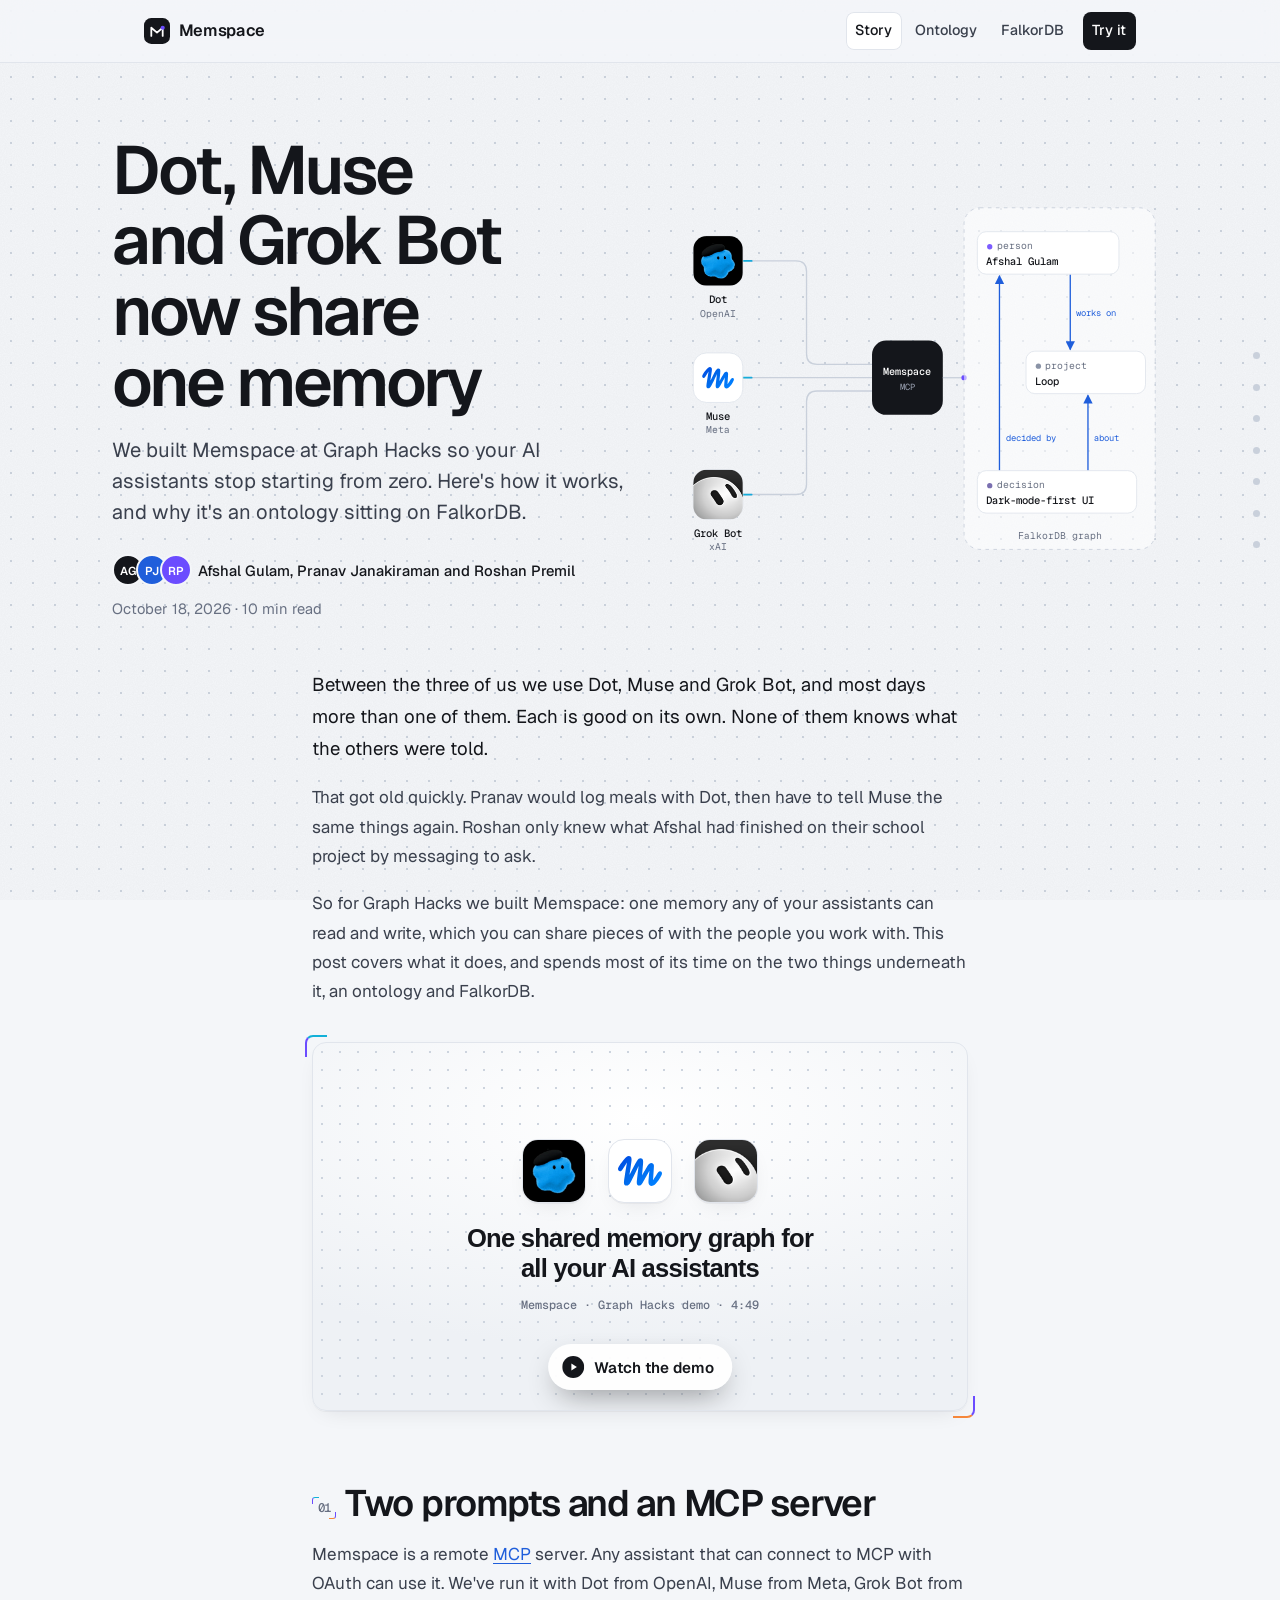
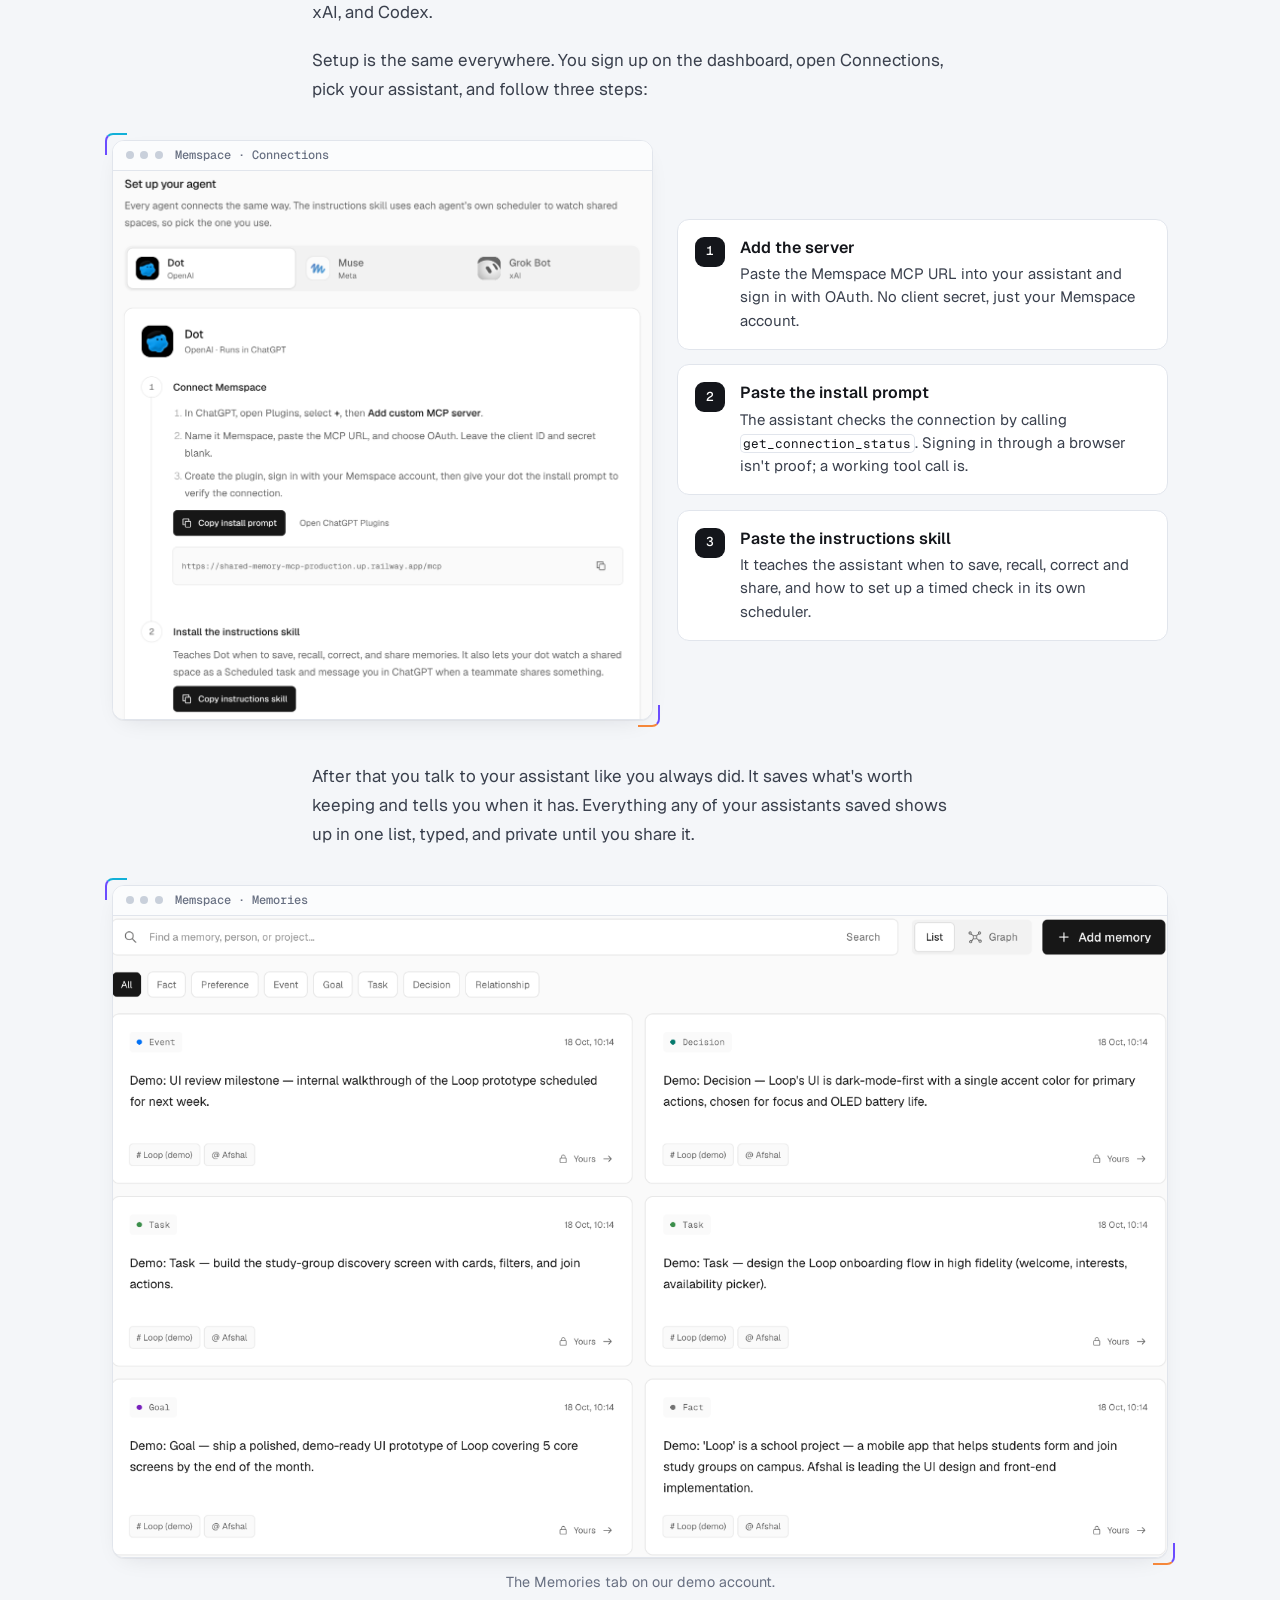
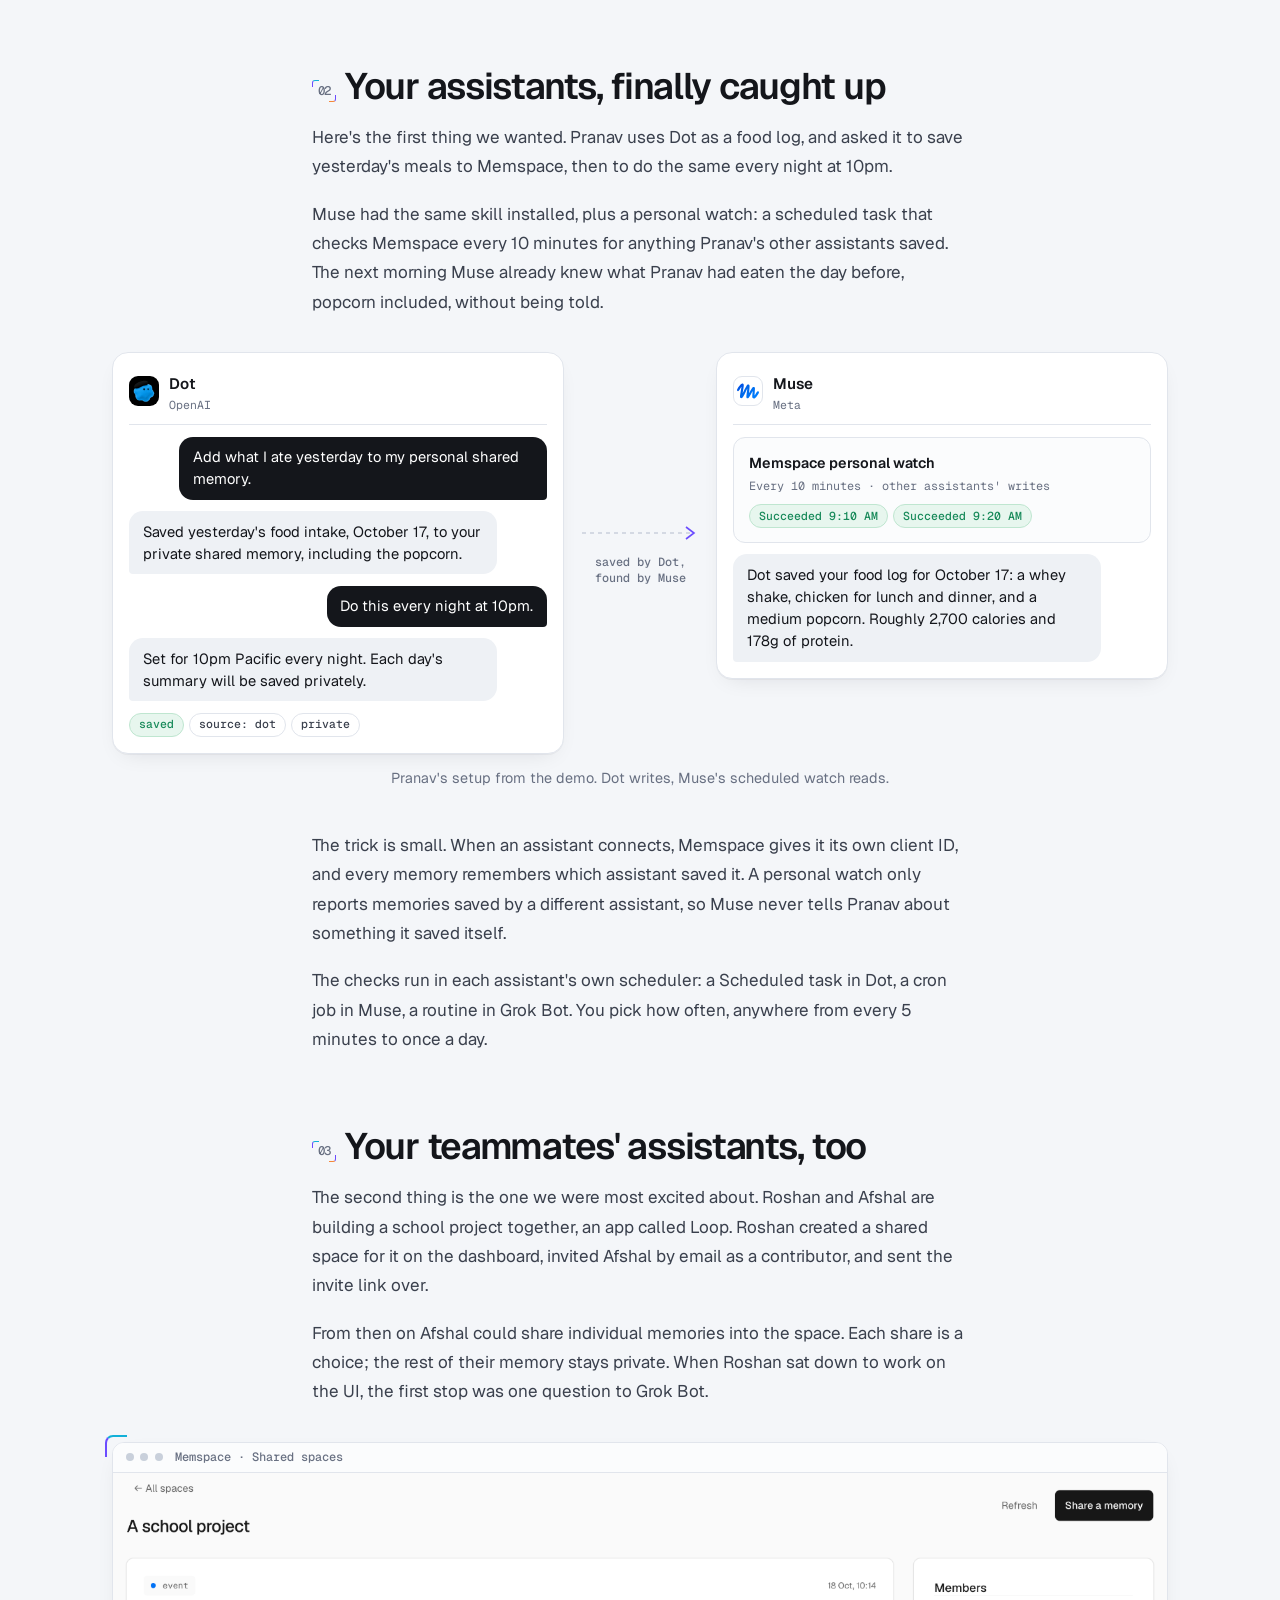
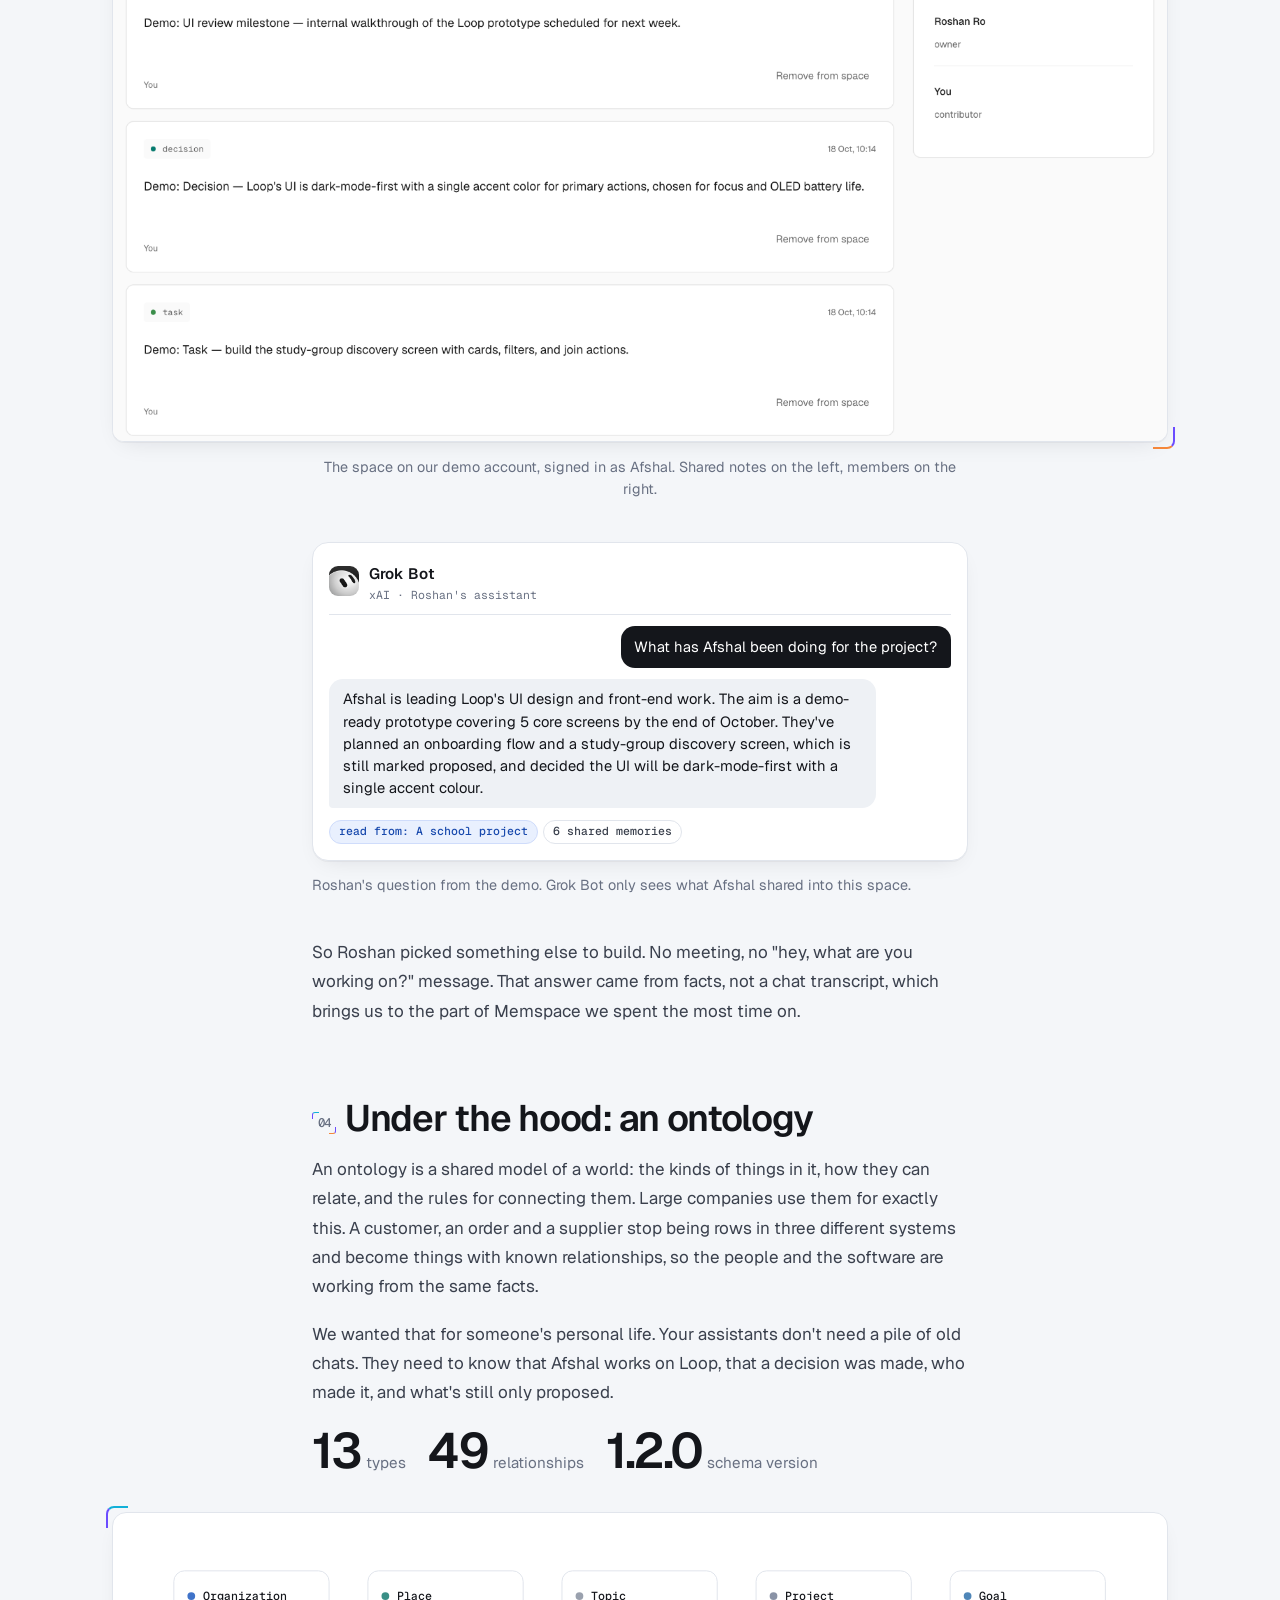
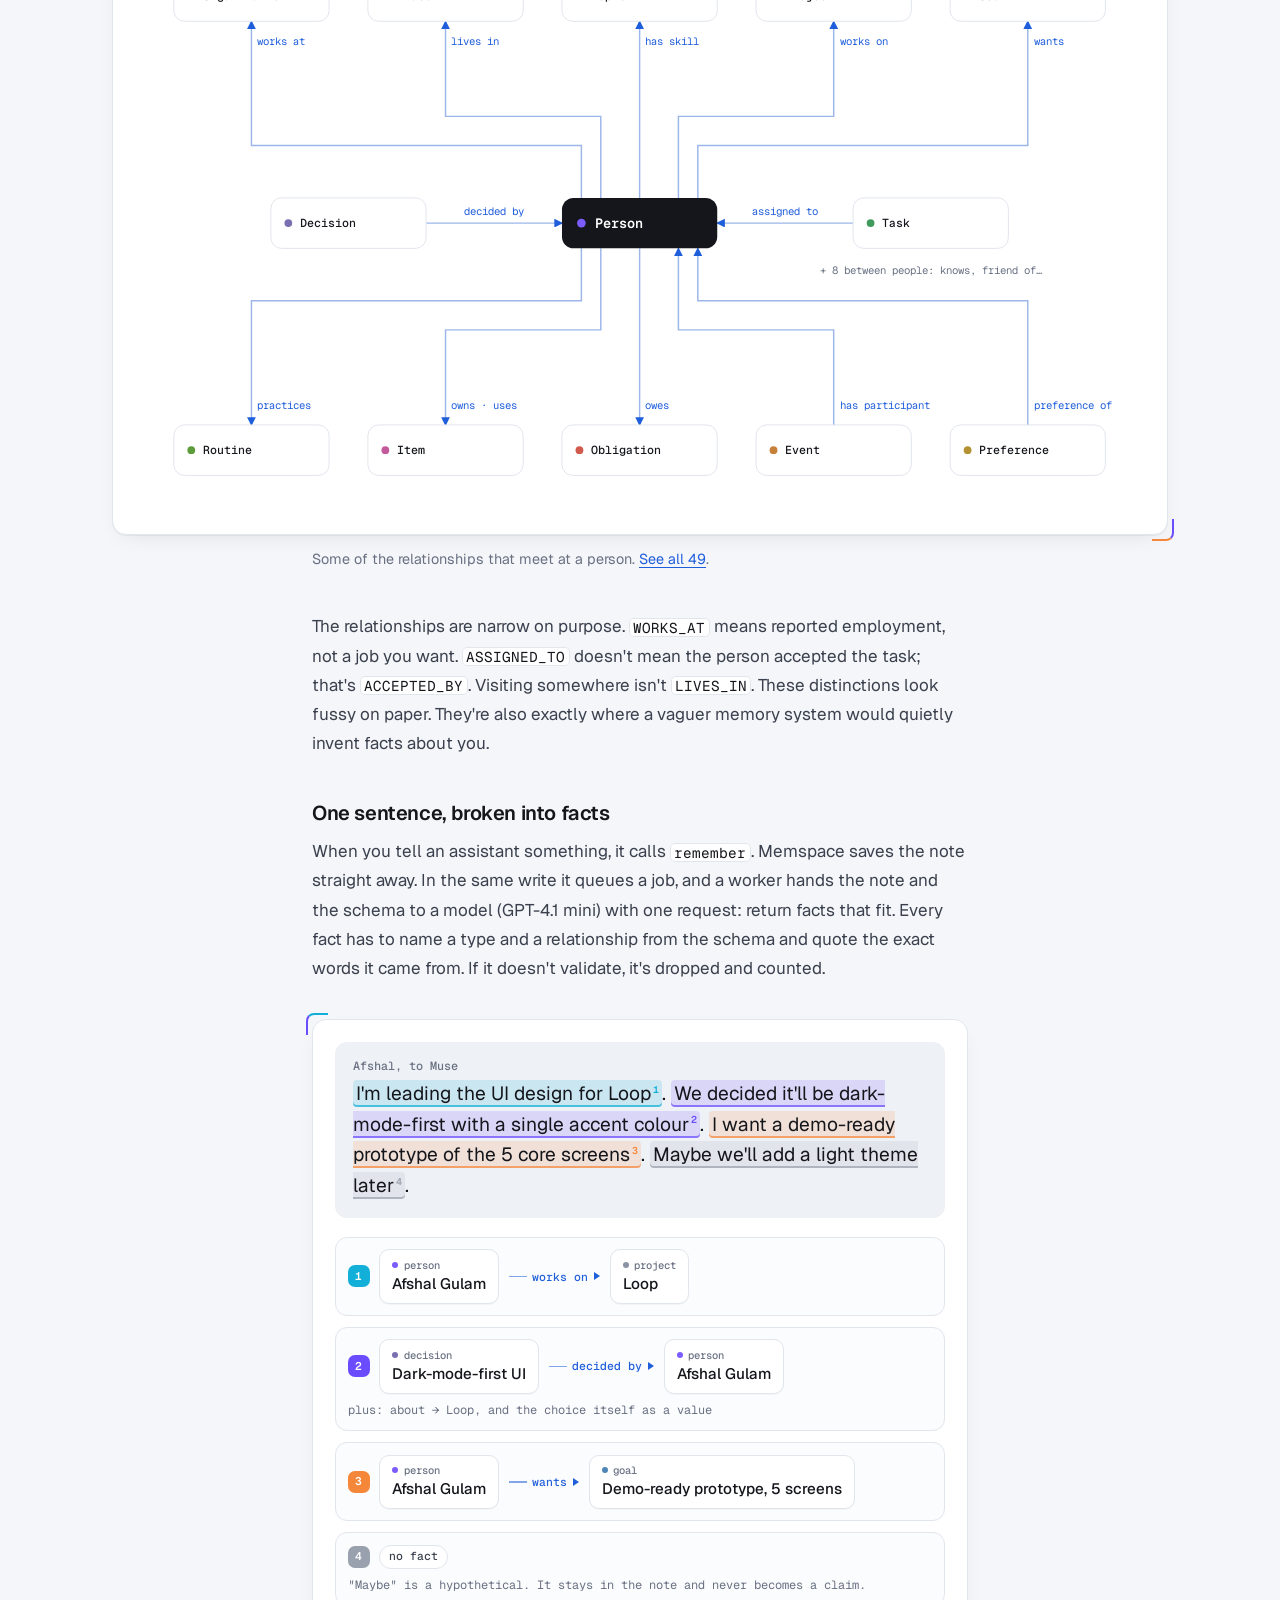
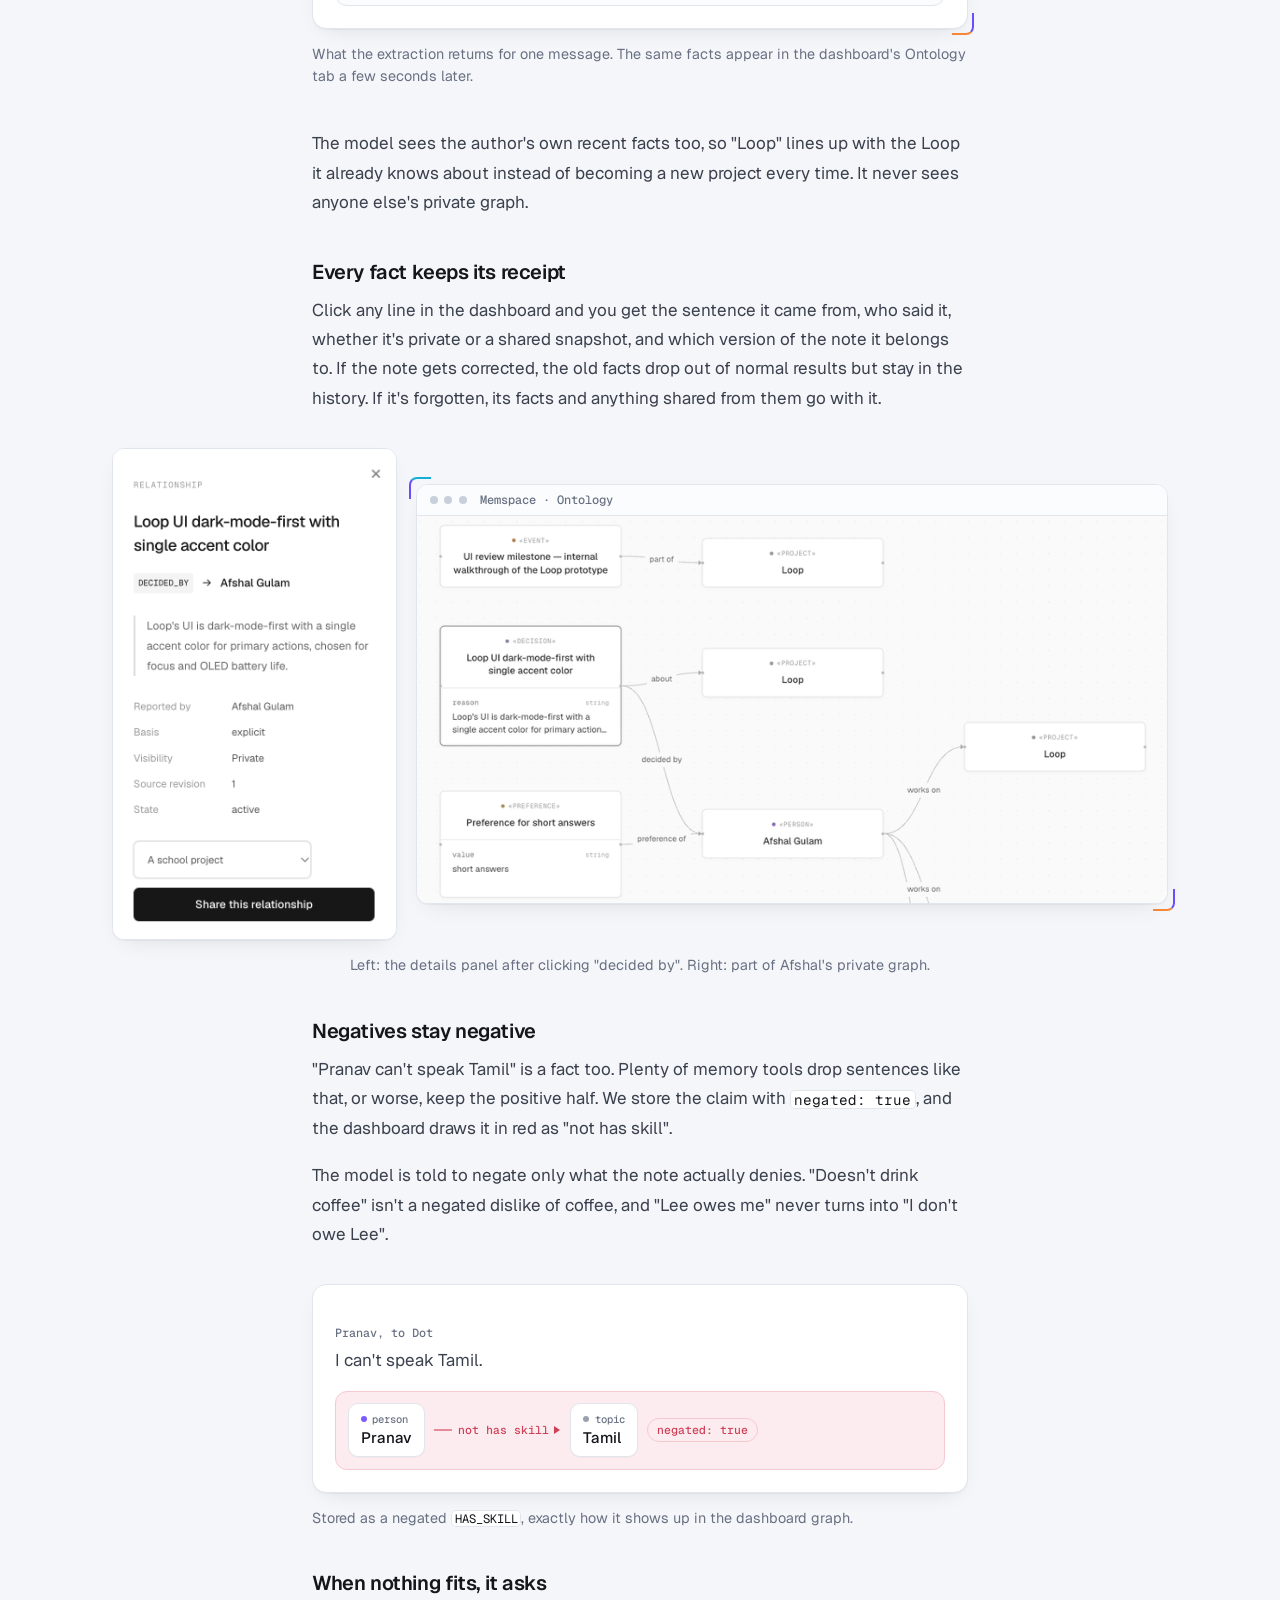
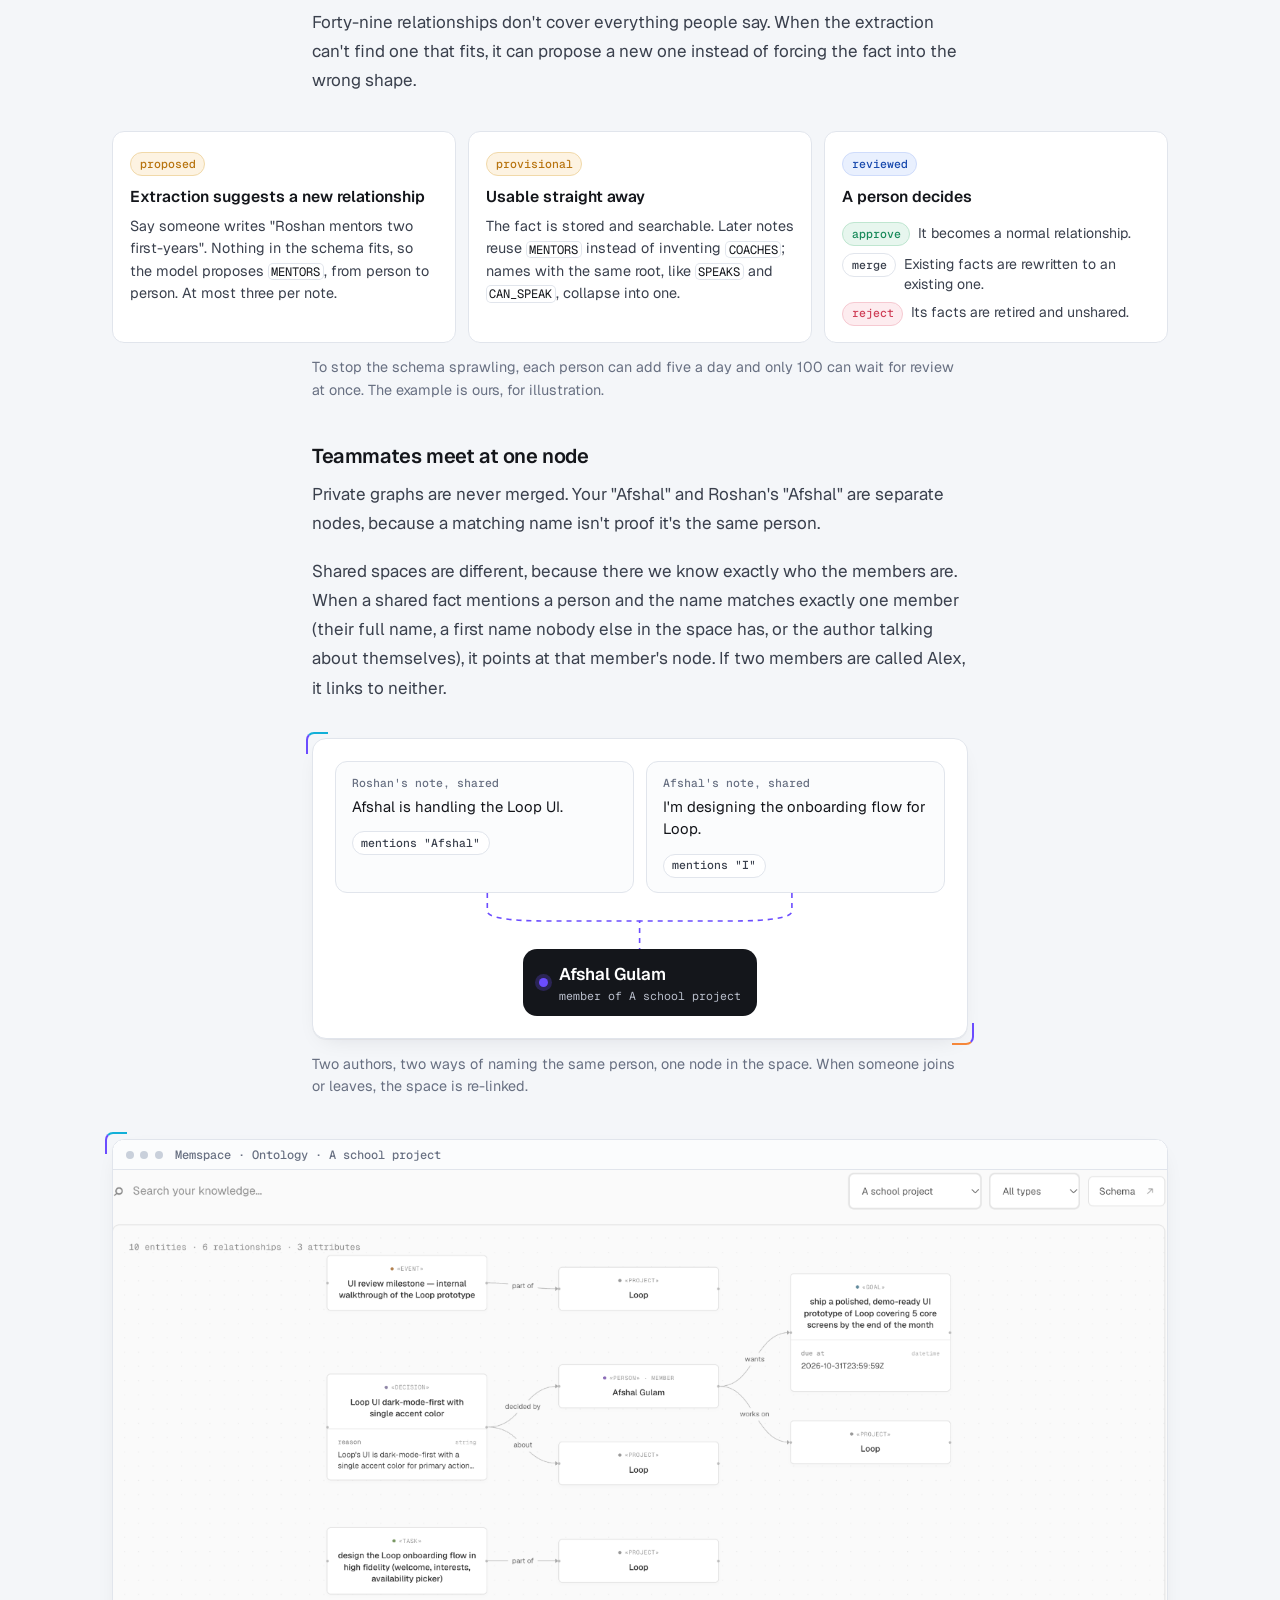
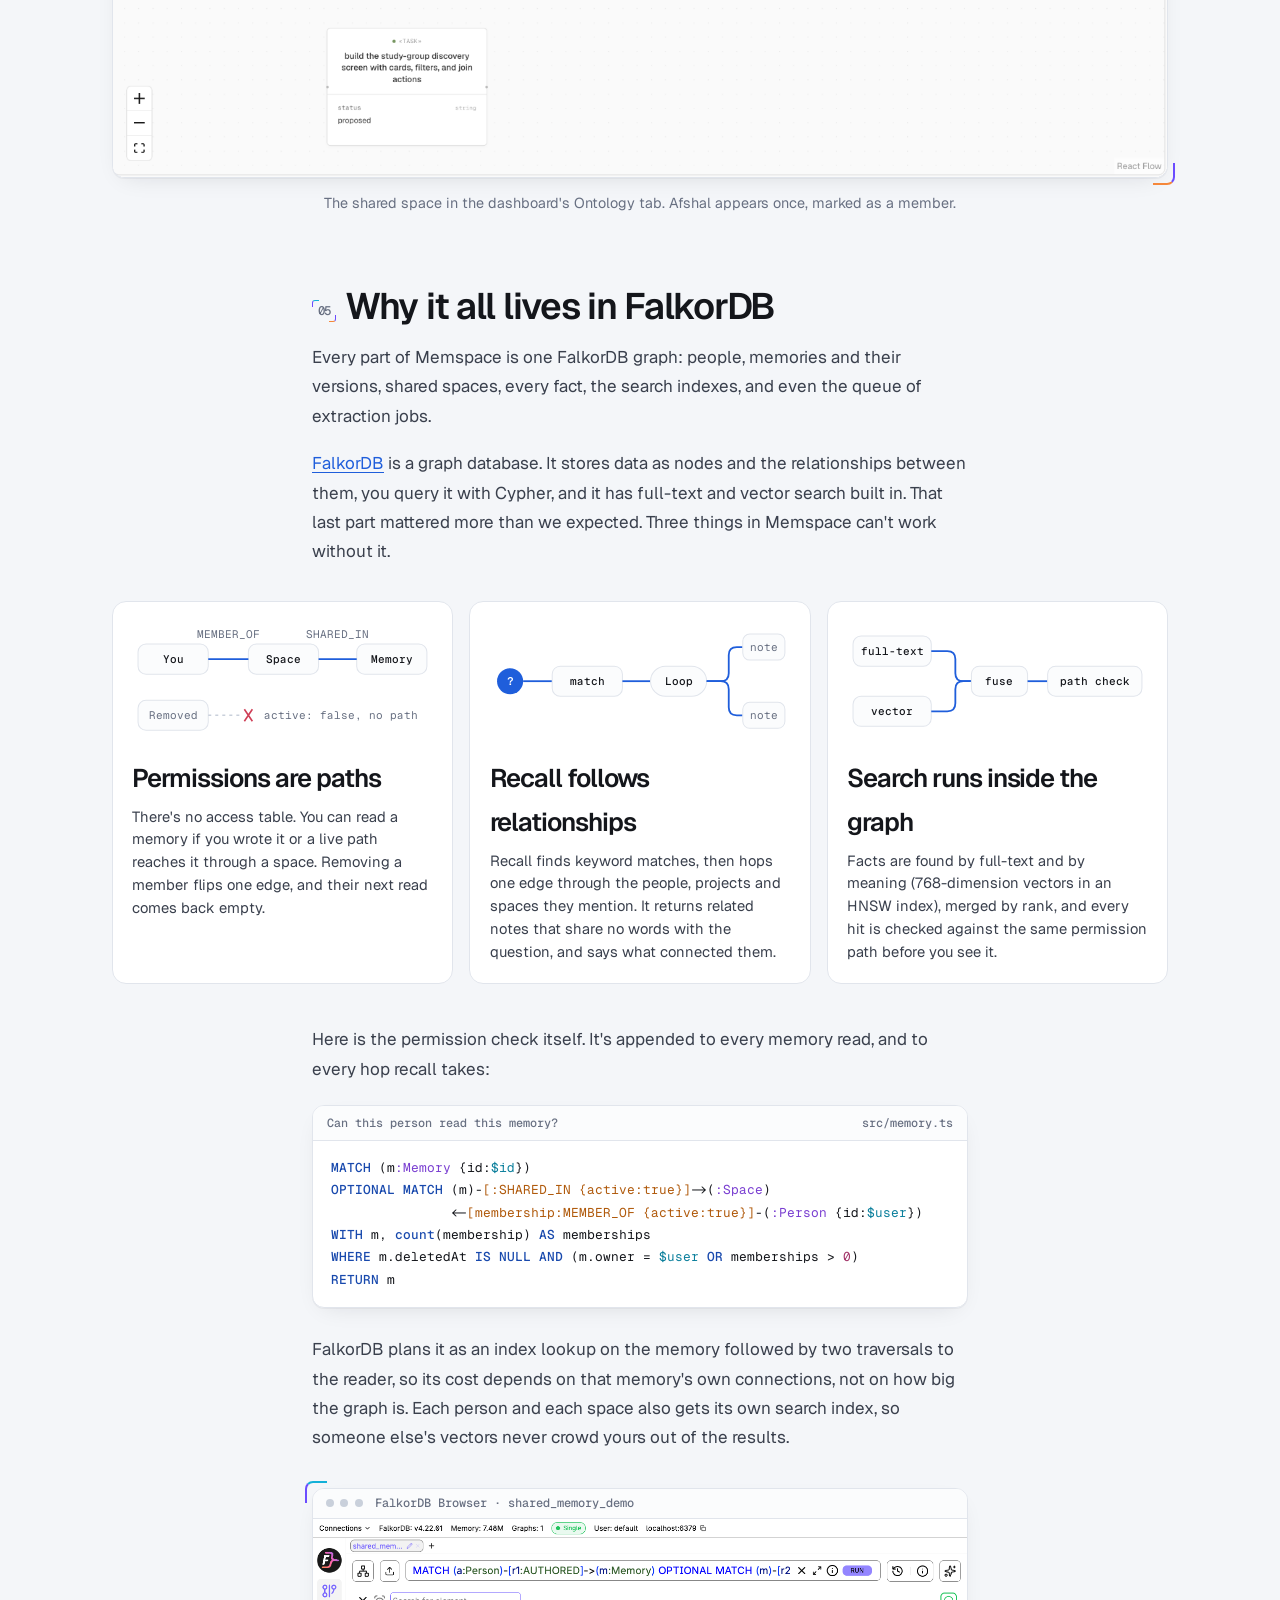
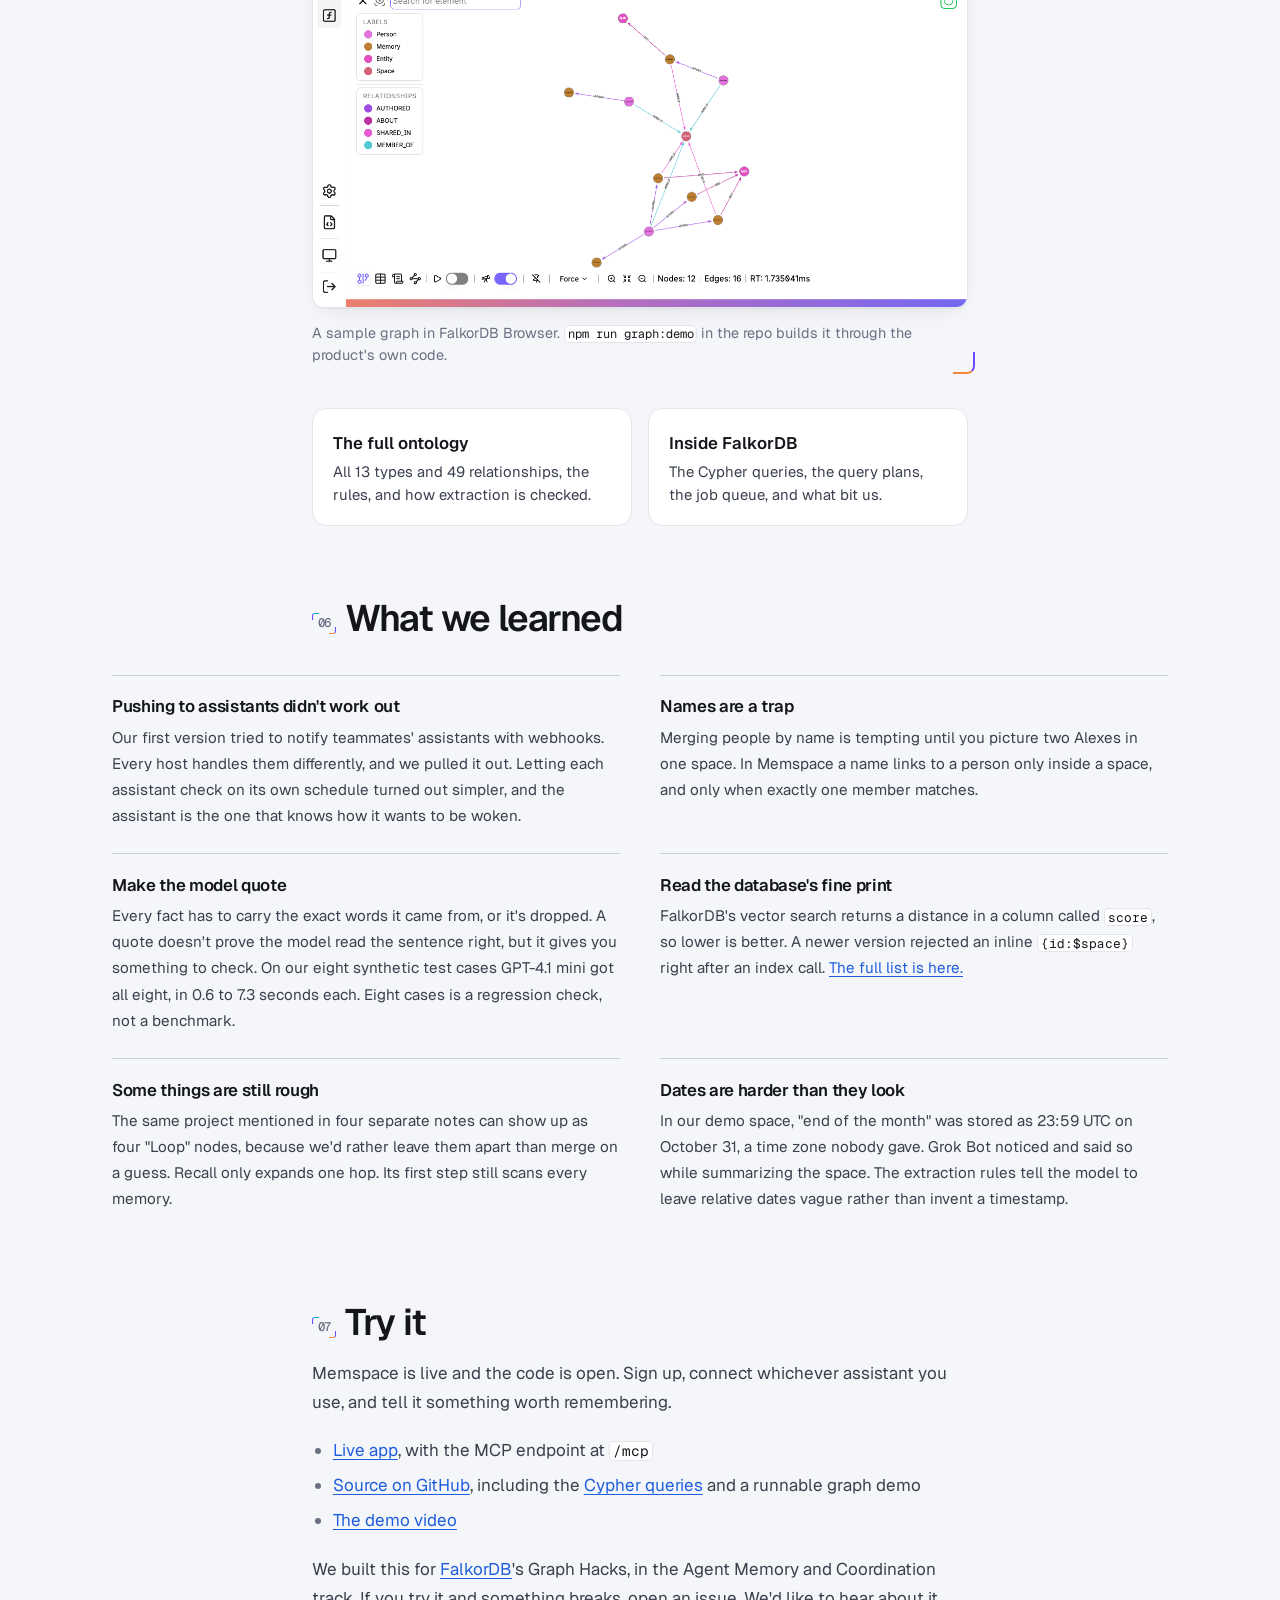
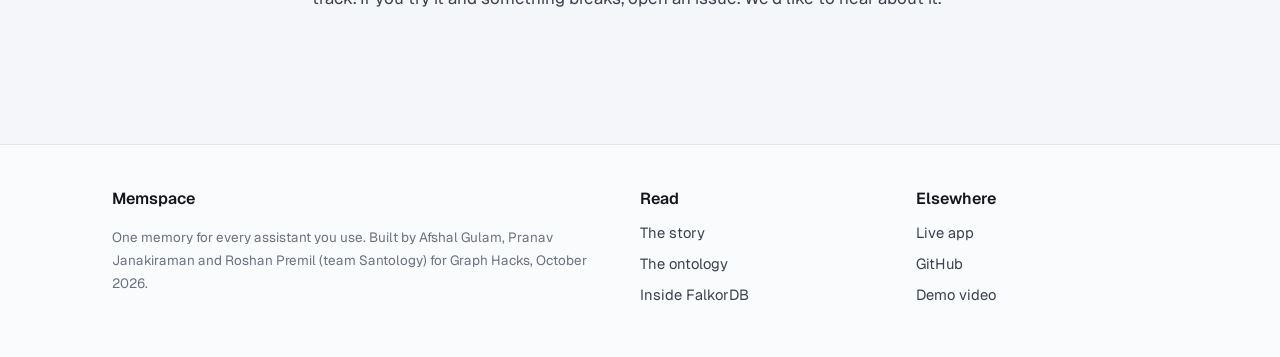
<file: index.html>
<!doctype html>
<html lang="en">
<head>
  <meta charset="utf-8">
  <meta name="viewport" content="width=device-width, initial-scale=1, viewport-fit=cover">
  <title>Dot, Muse and Grok Bot now share one memory · Memspace</title>
  <meta name="description" content="How we built Memspace for Graph Hacks: one memory every AI assistant can read and write, built on an ontology and FalkorDB.">
  <link rel="canonical" href="https://memspace-falkordb-blog.vercel.app/">
  <meta name="theme-color" content="#f4f6f9">
  <meta property="og:type" content="article">
  <meta property="og:site_name" content="Memspace">
  <meta property="og:title" content="Dot, Muse and Grok Bot now share one memory">
  <meta property="og:description" content="How we built Memspace on an ontology and FalkorDB, and what we learned along the way.">
  <meta property="og:url" content="https://memspace-falkordb-blog.vercel.app/">
  <meta property="og:image" content="https://memspace-falkordb-blog.vercel.app/assets/og.png">
  <meta property="og:image:width" content="1200">
  <meta property="og:image:height" content="630">
  <meta property="article:published_time" content="2026-10-18">
  <meta name="twitter:card" content="summary_large_image">
  <meta name="twitter:title" content="Dot, Muse and Grok Bot now share one memory">
  <meta name="twitter:description" content="How we built Memspace on an ontology and FalkorDB.">
  <meta name="twitter:image" content="https://memspace-falkordb-blog.vercel.app/assets/og.png">
  <link rel="icon" href="/assets/favicon.svg" type="image/svg+xml">
  <link rel="apple-touch-icon" href="/assets/apple-touch-icon.png">
  <link rel="preconnect" href="https://fonts.googleapis.com">
  <link rel="preconnect" href="https://fonts.gstatic.com" crossorigin>
  <link rel="stylesheet" href="https://fonts.googleapis.com/css2?family=Geist:wght@400;500;600;700&family=Geist+Mono:wght@400;500&display=swap">
  <link rel="stylesheet" href="/styles.css">
  <script type="application/ld+json">
  {
    "@context": "https://schema.org",
    "@type": "BlogPosting",
    "headline": "Dot, Muse and Grok Bot now share one memory",
    "description": "How we built Memspace on an ontology and FalkorDB, and what we learned along the way.",
    "datePublished": "2026-10-18",
    "image": "https://memspace-falkordb-blog.vercel.app/assets/og.png",
    "author": [
      {"@type": "Person", "name": "Afshal Gulam"},
      {"@type": "Person", "name": "Pranav Janakiraman"},
      {"@type": "Person", "name": "Roshan Premil"}
    ]
  }
  </script>
  <script src="/app.js" defer></script>
</head>
<body>
  <a class="skip-link" href="#main">Skip to the article</a>
  <div class="progress" aria-hidden="true"></div>

  <header class="site-header">
    <div class="site-header__inner">
      <a class="brand" href="/" aria-label="Memspace engineering blog, home">
        <svg viewBox="0 0 32 32" aria-hidden="true"><rect width="32" height="32" rx="9" fill="#14161b"/><path d="M9 22V12l7 6 7-6v10" fill="none" stroke="#fff" stroke-width="2.2" stroke-linecap="round" stroke-linejoin="round"/><circle cx="23" cy="12" r="2.6" fill="#6b4cff"/></svg>
        Memspace
      </a>
      <nav class="site-nav" aria-label="Site">
        <a href="/" aria-current="page">Story</a>
        <a href="/ontology">Ontology</a>
        <a href="/falkordb">FalkorDB</a>
        <a class="nav-cta nav-hide-sm" href="https://shared-memory-mcp-production.up.railway.app">Try it</a>
      </nav>
    </div>
  </header>

  <nav class="dots" aria-label="On this page">
    <ol>
      <li><a href="#setup"><span>Setup</span><i></i></a></li>
      <li><a href="#personal"><span>Your assistants</span><i></i></a></li>
      <li><a href="#together"><span>Your team</span><i></i></a></li>
      <li><a href="#ontology"><span>The ontology</span><i></i></a></li>
      <li><a href="#falkordb"><span>FalkorDB</span><i></i></a></li>
      <li><a href="#learned"><span>What we learned</span><i></i></a></li>
      <li><a href="#try"><span>Try it</span><i></i></a></li>
    </ol>
  </nav>

  <main id="main" class="page">
    <section class="hero" aria-labelledby="title">
      <div>
        <h1 id="title">Dot, Muse and Grok Bot now share one memory</h1>
        <p class="dek">We built Memspace at Graph Hacks so your AI assistants stop starting from zero. Here's how it works, and why it's an ontology sitting on FalkorDB.</p>
        <div class="byline">
          <span class="avatars" aria-hidden="true"><span>AG</span><span>PJ</span><span>RP</span></span>
          <span><strong>Afshal Gulam, Pranav Janakiraman and Roshan Premil</strong></span>
          <span><time datetime="2026-10-18">October 18, 2026</time> · 10 min read</span>
        </div>
      </div>

      <figure class="hero-figure" aria-labelledby="hero-cap">
        <svg class="schematic hero-schematic" viewBox="0 0 560 440" role="img" aria-labelledby="hero-title hero-desc">
          <title id="hero-title">Three assistants connected to one memory graph</title>
          <desc id="hero-desc">Dot, Muse and Grok Bot each connect to the Memspace server, which stores facts in a FalkorDB graph: Afshal Gulam works on Loop, and a dark-mode-first decision was made by Afshal about Loop.</desc>
          <defs>
            <linearGradient id="spectrum" gradientUnits="userSpaceOnUse" x1="80" y1="0" x2="306" y2="0">
              <stop offset="0" stop-color="#12b0d8"/><stop offset=".55" stop-color="#6b4cff"/><stop offset="1" stop-color="#f5873a"/>
            </linearGradient>
            <clipPath id="tile-clip"><rect width="56" height="56" rx="15"/></clipPath>
            <marker id="arrow" viewBox="0 0 8 8" refX="7" refY="4" markerWidth="7" markerHeight="7" orient="auto-start-reverse"><path d="M0 0L8 4L0 8z" fill="#1f5edb"/></marker>
          </defs>

          <path class="trace" d="M80 88H140Q152 88 152 100V193Q152 205 164 205H226"/>
          <path class="trace" d="M80 220H226"/>
          <path class="trace" d="M80 352H140Q152 352 152 340V247Q152 235 164 235H226"/>
          <path class="trace-live" d="M80 88H140Q152 88 152 100V193Q152 205 164 205H226"/>
          <path class="trace-live" d="M80 220H226"/>
          <path class="trace-live" d="M80 352H140Q152 352 152 340V247Q152 235 164 235H226"/>

          <g transform="translate(24 60)">
            <rect width="56" height="56" rx="15" fill="#fff" stroke="#e1e5ec"/>
            <image href="/assets/logos/dot.png" width="56" height="56" clip-path="url(#tile-clip)"/>
            <text class="label-ink" x="28" y="76" text-anchor="middle">Dot</text>
            <text class="label" x="28" y="91" text-anchor="middle">OpenAI</text>
          </g>
          <g transform="translate(24 192)">
            <rect width="56" height="56" rx="15" fill="#fff" stroke="#e1e5ec"/>
            <image href="/assets/logos/muse.svg" x="10" y="10" width="36" height="36"/>
            <text class="label-ink" x="28" y="76" text-anchor="middle">Muse</text>
            <text class="label" x="28" y="91" text-anchor="middle">Meta</text>
          </g>
          <g transform="translate(24 324)">
            <rect width="56" height="56" rx="15" fill="#fff" stroke="#e1e5ec"/>
            <image href="/assets/logos/grok-bot.png" width="56" height="56" clip-path="url(#tile-clip)"/>
            <text class="label-ink" x="28" y="76" text-anchor="middle">Grok Bot</text>
            <text class="label" x="28" y="91" text-anchor="middle">xAI</text>
          </g>

          <rect class="core" x="226" y="178" width="80" height="84" rx="16"/>
          <text x="266" y="217" text-anchor="middle" fill="#fff" font-size="11.5" font-weight="500">Memspace</text>
          <text x="266" y="234" text-anchor="middle" fill="#9aa1b2" font-size="10">MCP</text>
          <path class="trace" d="M306 220H330"/>
          <circle cx="330" cy="220" r="3" fill="#6b4cff"/>

          <rect x="330" y="28" width="216" height="386" rx="18" fill="rgba(255,255,255,.55)" stroke="#c9d0db" stroke-dasharray="4 5"/>
          <text class="label" x="438" y="402" text-anchor="middle">FalkorDB graph</text>

          <path d="M450 103V188" stroke="#1f5edb" stroke-width="1.5" fill="none" marker-end="url(#arrow)"/>
          <text class="rel" x="457" y="150">works on</text>
          <path d="M370 325V105" stroke="#1f5edb" stroke-width="1.5" fill="none" marker-end="url(#arrow)"/>
          <text class="rel" x="377" y="292">decided by</text>
          <path d="M470 325V240" stroke="#1f5edb" stroke-width="1.5" fill="none" marker-end="url(#arrow)"/>
          <text class="rel" x="477" y="292">about</text>

          <g>
            <rect class="node-box" x="345" y="55" width="160" height="48" rx="10"/>
            <circle cx="359" cy="72" r="3" fill="#7c5cff"/>
            <text class="label" x="367" y="75">person</text>
            <text class="label-ink" x="355" y="93">Afshal Gulam</text>
          </g>
          <g>
            <rect class="node-box" x="400" y="190" width="135" height="48" rx="10"/>
            <circle cx="414" cy="207" r="3" fill="#8a93a6"/>
            <text class="label" x="422" y="210">project</text>
            <text class="label-ink" x="410" y="228">Loop</text>
          </g>
          <g>
            <rect class="node-box" x="345" y="325" width="180" height="48" rx="10"/>
            <circle cx="359" cy="342" r="3" fill="#7a6fb0"/>
            <text class="label" x="367" y="345">decision</text>
            <text class="label-ink" x="355" y="363">Dark-mode-first UI</text>
          </g>
        </svg>
        <figcaption id="hero-cap" class="visually-hidden">Dot, Muse and Grok Bot write to the same Memspace graph.</figcaption>
      </figure>
    </section>

    <article class="article">
      <div class="prose">
        <p class="lead">Between the three of us we use Dot, Muse and Grok Bot, and most days more than one of them. Each is good on its own. None of them knows what the others were told.</p>
        <p>That got old quickly. Pranav would log meals with Dot, then have to tell Muse the same things again. Roshan only knew what Afshal had finished on their school project by messaging to ask.</p>
        <p>So for Graph Hacks we built Memspace: one memory any of your assistants can read and write, which you can share pieces of with the people you work with. This post covers what it does, and spends most of its time on the two things underneath it, an ontology and FalkorDB.</p>
      </div>

      <figure class="figure prose bracketed">
        <button class="video" type="button" data-youtube="xcT6GBFVUFw" aria-label="Play the Memspace demo video, 4 minutes 49 seconds">
          <span class="poster" aria-hidden="true">
            <span class="poster__logos">
              <img src="/assets/logos/dot.png" alt="" width="64" height="64">
              <img src="/assets/logos/muse.svg" alt="" width="64" height="64" class="is-pad">
              <img src="/assets/logos/grok-bot.png" alt="" width="64" height="64">
            </span>
            <span class="poster__title">One shared memory graph for all your AI assistants</span>
            <span class="poster__meta">Memspace · Graph Hacks demo · 4:49</span>
          </span>
          <span class="video__play"><svg viewBox="0 0 24 24" aria-hidden="true"><circle cx="12" cy="12" r="12" fill="#14161b"/><path d="M10 8.2v7.6L16 12z" fill="#fff"/></svg>Watch the demo</span>
        </button>
      </figure>

      <div class="prose">
        <h2 id="setup"><span class="chapter-num">01</span>Two prompts and an MCP server</h2>
        <p>Memspace is a remote <a href="https://modelcontextprotocol.io">MCP</a> server. Any assistant that can connect to MCP with OAuth can use it. We've run it with Dot from OpenAI, Muse from Meta, Grok Bot from xAI, and Codex.</p>
        <p>Setup is the same everywhere. You sign up on the dashboard, open Connections, pick your assistant, and follow three steps:</p>
      </div>

      <div class="figure wide setup-grid">
        <figure class="bracketed setup-shot">
          <div class="shot">
            <div class="shot-bar"><i></i><i></i><i></i><span>Memspace · Connections</span></div>
            <img src="/assets/img/dashboard-setup.png" width="1092" height="1111" alt="The Memspace dashboard's Connections page: pick Dot, Muse or Grok Bot, then step 1 Connect Memspace with a Copy install prompt button and the MCP URL, and step 2 Install the instructions skill with a Copy instructions skill button." loading="lazy" decoding="async">
          </div>
        </figure>
        <ol class="steps">
          <li class="step">
            <span class="step__n">1</span>
            <p class="step__title">Add the server</p>
            <p class="step__body">Paste the Memspace MCP URL into your assistant and sign in with OAuth. No client secret, just your Memspace account.</p>
          </li>
          <li class="step">
            <span class="step__n">2</span>
            <p class="step__title">Paste the install prompt</p>
            <p class="step__body">The assistant checks the connection by calling <code>get_connection_status</code>. Signing in through a browser isn't proof; a working tool call is.</p>
          </li>
          <li class="step">
            <span class="step__n">3</span>
            <p class="step__title">Paste the instructions skill</p>
            <p class="step__body">It teaches the assistant when to save, recall, correct and share, and how to set up a timed check in its own scheduler.</p>
          </li>
        </ol>
      </div>

      <div class="prose">
        <p>After that you talk to your assistant like you always did. It saves what's worth keeping and tells you when it has. Everything any of your assistants saved shows up in one list, typed, and private until you share it.</p>
      </div>

      <figure class="figure is-wide">
        <div class="bracketed"><div class="shot">
          <div class="shot-bar"><i></i><i></i><i></i><span>Memspace · Memories</span></div>
          <img src="/assets/img/dashboard-memories.png" width="1400" height="851" alt="The Memories tab listing typed notes about the Loop project: an event, a decision, two tasks, a goal and a fact, each marked Yours." loading="lazy" decoding="async">
        </div></div>
        <figcaption>The Memories tab on our demo account.</figcaption>
      </figure>

      <div class="prose">

        <h2 id="personal"><span class="chapter-num">02</span>Your assistants, finally caught up</h2>
        <p>Here's the first thing we wanted. Pranav uses Dot as a food log, and asked it to save yesterday's meals to Memspace, then to do the same every night at 10pm.</p>
        <p>Muse had the same skill installed, plus a personal watch: a scheduled task that checks Memspace every 10 minutes for anything Pranav's other assistants saved. The next morning Muse already knew what Pranav had eaten the day before, popcorn included, without being told.</p>
      </div>

      <figure class="figure is-wide">
        <div class="story">
          <div class="chat" role="group" aria-label="Conversation with Dot">
            <div class="chat__head"><img src="/assets/logos/dot.png" alt="" width="30" height="30"><div><b>Dot</b><small>OpenAI</small></div></div>
            <p class="bubble bubble--me">Add what I ate yesterday to my personal shared memory.</p>
            <p class="bubble bubble--bot">Saved yesterday's food intake, October 17, to your private shared memory, including the popcorn.</p>
            <p class="bubble bubble--me">Do this every night at 10pm.</p>
            <p class="bubble bubble--bot">Set for 10pm Pacific every night. Each day's summary will be saved privately.</p>
            <div class="receipt"><span class="chip chip--ok">saved</span><span class="chip">source: dot</span><span class="chip">private</span></div>
          </div>

          <div class="story__link" aria-hidden="true">
            <svg viewBox="0 0 120 26"><path d="M2 13H112" stroke="#c9d0db" stroke-width="1.5" stroke-dasharray="4 4"/><path d="M106 7l8 6-8 6" fill="none" stroke="#6b4cff" stroke-width="1.6"/></svg>
            <span>saved by Dot,<br>found by Muse</span>
          </div>

          <div class="chat" role="group" aria-label="Muse picking up the update">
            <div class="chat__head"><img src="/assets/logos/muse.svg" alt="" width="30" height="30" style="background:#fff;padding:3px;border:1px solid #e1e5ec"><div><b>Muse</b><small>Meta</small></div></div>
            <div class="task-card">
              <b>Memspace personal watch</b>
              <small>Every 10 minutes · other assistants' writes</small>
              <div class="runs"><span class="chip chip--ok">Succeeded 9:10 AM</span><span class="chip chip--ok">Succeeded 9:20 AM</span></div>
            </div>
            <p class="bubble bubble--bot">Dot saved your food log for October 17: a whey shake, chicken for lunch and dinner, and a medium popcorn. Roughly 2,700 calories and 178g of protein.</p>
          </div>
        </div>
        <figcaption>Pranav's setup from the demo. Dot writes, Muse's scheduled watch reads.</figcaption>
      </figure>

      <div class="prose">
        <p>The trick is small. When an assistant connects, Memspace gives it its own client ID, and every memory remembers which assistant saved it. A personal watch only reports memories saved by a different assistant, so Muse never tells Pranav about something it saved itself.</p>
        <p>The checks run in each assistant's own scheduler: a Scheduled task in Dot, a cron job in Muse, a routine in Grok Bot. You pick how often, anywhere from every 5 minutes to once a day.</p>

        <h2 id="together"><span class="chapter-num">03</span>Your teammates' assistants, too</h2>
        <p>The second thing is the one we were most excited about. Roshan and Afshal are building a school project together, an app called Loop. Roshan created a shared space for it on the dashboard, invited Afshal by email as a contributor, and sent the invite link over.</p>
        <p>From then on Afshal could share individual memories into the space. Each share is a choice; the rest of their memory stays private. When Roshan sat down to work on the UI, the first stop was one question to Grok Bot.</p>
      </div>

      <figure class="figure is-wide">
        <div class="bracketed"><div class="shot">
          <div class="shot-bar"><i></i><i></i><i></i><span>Memspace · Shared spaces</span></div>
          <img src="/assets/img/dashboard-space.png" width="1507" height="812" alt="The 'A school project' shared space: shared notes about the Loop UI review, a dark-mode-first decision and a study-group screen task, with Roshan as owner and Afshal as contributor." loading="lazy" decoding="async">
        </div></div>
        <figcaption>The space on our demo account, signed in as Afshal. Shared notes on the left, members on the right.</figcaption>
      </figure>

      <figure class="figure prose">
        <div class="chat" role="group" aria-label="Conversation with Grok Bot">
          <div class="chat__head"><img src="/assets/logos/grok-bot.png" alt="" width="30" height="30"><div><b>Grok Bot</b><small>xAI · Roshan's assistant</small></div></div>
          <p class="bubble bubble--me">What has Afshal been doing for the project?</p>
          <p class="bubble bubble--bot">Afshal is leading Loop's UI design and front-end work. The aim is a demo-ready prototype covering 5 core screens by the end of October. They've planned an onboarding flow and a study-group discovery screen, which is still marked proposed, and decided the UI will be dark-mode-first with a single accent colour.</p>
          <div class="receipt"><span class="chip chip--blue">read from: A school project</span><span class="chip">6 shared memories</span></div>
        </div>
        <figcaption>Roshan's question from the demo. Grok Bot only sees what Afshal shared into this space.</figcaption>
      </figure>

      <div class="prose">
        <p>So Roshan picked something else to build. No meeting, no "hey, what are you working on?" message. That answer came from facts, not a chat transcript, which brings us to the part of Memspace we spent the most time on.</p>

        <h2 id="ontology"><span class="chapter-num">04</span>Under the hood: an ontology</h2>
        <p>An ontology is a shared model of a world: the kinds of things in it, how they can relate, and the rules for connecting them. Large companies use them for exactly this. A customer, an order and a supplier stop being rows in three different systems and become things with known relationships, so the people and the software are working from the same facts.</p>
        <p>We wanted that for someone's personal life. Your assistants don't need a pile of old chats. They need to know that Afshal works on Loop, that a decision was made, who made it, and what's still only proposed.</p>

        <div class="stat-line" role="group" aria-label="Ontology size">
          <div><b>13</b><span>types</span></div>
          <div><b>49</b><span>relationships</span></div>
          <div><b>1.2.0</b><span>schema version</span></div>
        </div>
      </div>

      <figure class="figure wide">
        <div class="panel onto-panel bracketed">
<svg class="schematic onto-map" viewBox="0 0 1040 600" role="img" aria-labelledby="map-title map-desc">
<title id="map-title">The Memspace ontology around a person</title>
<desc id="map-desc">Person sits in the middle. A person works at an organization, lives in a place, has skills in a topic, works on a project, wants a goal, practices a routine, owns or uses an item and owes an obligation. Events have participants, preferences belong to a person, decisions are decided by a person and tasks are assigned to a person.</desc>
<defs><marker id="m-arrow" viewBox="0 0 8 8" refX="7" refY="4" markerWidth="6" markerHeight="6" orient="auto"><path d="M0 0L8 4L0 8z" fill="#1f5edb"/></marker></defs>
<path d="M460 274V220H120V92" fill="none" stroke="#9db6ea" stroke-width="1.5" marker-end="url(#m-arrow)"/>
<path d="M480 274V190H320V92" fill="none" stroke="#9db6ea" stroke-width="1.5" marker-end="url(#m-arrow)"/>
<path d="M520 274V92" fill="none" stroke="#9db6ea" stroke-width="1.5" marker-end="url(#m-arrow)"/>
<path d="M560 274V190H720V92" fill="none" stroke="#9db6ea" stroke-width="1.5" marker-end="url(#m-arrow)"/>
<path d="M580 274V220H920V92" fill="none" stroke="#9db6ea" stroke-width="1.5" marker-end="url(#m-arrow)"/>
<path d="M460 326V380H120V508" fill="none" stroke="#9db6ea" stroke-width="1.5" marker-end="url(#m-arrow)"/>
<path d="M480 326V410H320V508" fill="none" stroke="#9db6ea" stroke-width="1.5" marker-end="url(#m-arrow)"/>
<path d="M520 326V508" fill="none" stroke="#9db6ea" stroke-width="1.5" marker-end="url(#m-arrow)"/>
<path d="M720 508V410H560V326" fill="none" stroke="#9db6ea" stroke-width="1.5" marker-end="url(#m-arrow)"/>
<path d="M920 508V380H580V326" fill="none" stroke="#9db6ea" stroke-width="1.5" marker-end="url(#m-arrow)"/>
<path d="M300 300H440" fill="none" stroke="#9db6ea" stroke-width="1.5" marker-end="url(#m-arrow)"/>
<path d="M740 300H600" fill="none" stroke="#9db6ea" stroke-width="1.5" marker-end="url(#m-arrow)"/>
<text class="rel" x="126" y="116" text-anchor="start">works at</text>
<text class="rel" x="326" y="116" text-anchor="start">lives in</text>
<text class="rel" x="526" y="116" text-anchor="start">has skill</text>
<text class="rel" x="726" y="116" text-anchor="start">works on</text>
<text class="rel" x="926" y="116" text-anchor="start">wants</text>
<text class="rel" x="126" y="492" text-anchor="start">practices</text>
<text class="rel" x="326" y="492" text-anchor="start">owns · uses</text>
<text class="rel" x="526" y="492" text-anchor="start">owes</text>
<text class="rel" x="726" y="492" text-anchor="start">has participant</text>
<text class="rel" x="926" y="492" text-anchor="start">preference of</text>
<text class="rel" x="370" y="292" text-anchor="middle">decided by</text>
<text class="rel" x="670" y="292" text-anchor="middle">assigned to</text>
<g><rect class="node-box" x="40" y="40" width="160" height="52" rx="11"/><circle cx="58" cy="66" r="4" fill="#3f73c9"/><text class="label-ink" x="70" y="70" font-size="13">Organization</text></g>
<g><rect class="node-box" x="240" y="40" width="160" height="52" rx="11"/><circle cx="258" cy="66" r="4" fill="#3a8f86"/><text class="label-ink" x="270" y="70" font-size="13">Place</text></g>
<g><rect class="node-box" x="440" y="40" width="160" height="52" rx="11"/><circle cx="458" cy="66" r="4" fill="#9aa1ae"/><text class="label-ink" x="470" y="70" font-size="13">Topic</text></g>
<g><rect class="node-box" x="640" y="40" width="160" height="52" rx="11"/><circle cx="658" cy="66" r="4" fill="#8a93a6"/><text class="label-ink" x="670" y="70" font-size="13">Project</text></g>
<g><rect class="node-box" x="840" y="40" width="160" height="52" rx="11"/><circle cx="858" cy="66" r="4" fill="#4f86b8"/><text class="label-ink" x="870" y="70" font-size="13">Goal</text></g>
<g><rect class="node-box" x="40" y="508" width="160" height="52" rx="11"/><circle cx="58" cy="534" r="4" fill="#5d9c3a"/><text class="label-ink" x="70" y="538" font-size="13">Routine</text></g>
<g><rect class="node-box" x="240" y="508" width="160" height="52" rx="11"/><circle cx="258" cy="534" r="4" fill="#c35b9b"/><text class="label-ink" x="270" y="538" font-size="13">Item</text></g>
<g><rect class="node-box" x="440" y="508" width="160" height="52" rx="11"/><circle cx="458" cy="534" r="4" fill="#d25a4d"/><text class="label-ink" x="470" y="538" font-size="13">Obligation</text></g>
<g><rect class="node-box" x="640" y="508" width="160" height="52" rx="11"/><circle cx="658" cy="534" r="4" fill="#c5803a"/><text class="label-ink" x="670" y="538" font-size="13">Event</text></g>
<g><rect class="node-box" x="840" y="508" width="160" height="52" rx="11"/><circle cx="858" cy="534" r="4" fill="#b39233"/><text class="label-ink" x="870" y="538" font-size="13">Preference</text></g>
<g><rect class="node-box" x="140" y="274" width="160" height="52" rx="11"/><circle cx="158" cy="300" r="4" fill="#7a6fb0"/><text class="label-ink" x="170" y="304" font-size="13">Decision</text></g>
<g><rect class="node-box" x="740" y="274" width="160" height="52" rx="11"/><circle cx="758" cy="300" r="4" fill="#3f9b5b"/><text class="label-ink" x="770" y="304" font-size="13">Task</text></g>
<g><rect x="440" y="274" width="160" height="52" rx="12" fill="#14161b"/><circle cx="460" cy="300" r="4.5" fill="#7c5cff"/><text x="474" y="305" fill="#fff" font-size="14" font-weight="600">Person</text></g>
<text class="label" x="820" y="352" text-anchor="middle">+ 8 between people: knows, friend of…</text>
</svg>
        </div>
        <div class="families">
          <div class="family">
            <h4>People and places</h4>
            <p>Who and where. A name never links to someone's account.</p>
            <div class="types">
              <span class="type-pill" data-type="person">Person</span>
              <span class="type-pill" data-type="organization">Organization</span>
              <span class="type-pill" data-type="place">Place</span>
              <span class="type-pill" data-type="topic">Topic</span>
            </div>
          </div>
          <div class="family">
            <h4>Work</h4>
            <p>Efforts, work items, outcomes and the choices behind them.</p>
            <div class="types">
              <span class="type-pill" data-type="project">Project</span>
              <span class="type-pill" data-type="task">Task</span>
              <span class="type-pill" data-type="goal">Goal</span>
              <span class="type-pill" data-type="decision">Decision</span>
            </div>
          </div>
          <div class="family">
            <h4>Everyday life</h4>
            <p>One-off events, recurring habits, and preferences in context.</p>
            <div class="types">
              <span class="type-pill" data-type="event">Event</span>
              <span class="type-pill" data-type="routine">Routine</span>
              <span class="type-pill" data-type="preference">Preference</span>
            </div>
          </div>
          <div class="family">
            <h4>Things and money</h4>
            <p>What you own or use, and who owes what to whom.</p>
            <div class="types">
              <span class="type-pill" data-type="item">Item</span>
              <span class="type-pill" data-type="obligation">Obligation</span>
            </div>
          </div>
        </div>
        <figcaption>Some of the relationships that meet at a person. <a href="/ontology#relationships">See all 49</a>.</figcaption>
      </figure>

      <div class="prose">
        <p>The relationships are narrow on purpose. <code>WORKS_AT</code> means reported employment, not a job you want. <code>ASSIGNED_TO</code> doesn't mean the person accepted the task; that's <code>ACCEPTED_BY</code>. Visiting somewhere isn't <code>LIVES_IN</code>. These distinctions look fussy on paper. They're also exactly where a vaguer memory system would quietly invent facts about you.</p>

        <h3>One sentence, broken into facts</h3>
        <p>When you tell an assistant something, it calls <code>remember</code>. Memspace saves the note straight away. In the same write it queues a job, and a worker hands the note and the schema to a model (GPT-4.1 mini) with one request: return facts that fit. Every fact has to name a type and a relationship from the schema and quote the exact words it came from. If it doesn't validate, it's dropped and counted.</p>
      </div>

      <figure class="figure prose">
        <div class="panel extract bracketed">
          <p class="extract__quote">
            <span class="who">Afshal, to Muse</span>
            <mark class="span" style="--mark:var(--cyan)">I'm leading the UI design for Loop<sup>1</sup></mark>. <mark class="span" style="--mark:var(--violet)">We decided it'll be dark-mode-first with a single accent colour<sup>2</sup></mark>. <mark class="span" style="--mark:var(--amber)">I want a demo-ready prototype of the 5 core screens<sup>3</sup></mark>. <mark class="span" style="--mark:#9aa1ae">Maybe we'll add a light theme later<sup>4</sup></mark>.
          </p>
          <ul class="facts">
            <li class="fact" style="--mark:var(--cyan)">
              <span class="fact__key">1</span>
              <span class="node" data-type="person"><span class="node__type">person</span><span class="node__name">Afshal Gulam</span></span>
              <span class="edge">works on</span>
              <span class="node" data-type="project"><span class="node__type">project</span><span class="node__name">Loop</span></span>
            </li>
            <li class="fact" style="--mark:var(--violet)">
              <span class="fact__key">2</span>
              <span class="node" data-type="decision"><span class="node__type">decision</span><span class="node__name">Dark-mode-first UI</span></span>
              <span class="edge">decided by</span>
              <span class="node" data-type="person"><span class="node__type">person</span><span class="node__name">Afshal Gulam</span></span>
              <p class="fact__note">plus: about → Loop, and the choice itself as a value</p>
            </li>
            <li class="fact" style="--mark:var(--amber)">
              <span class="fact__key">3</span>
              <span class="node" data-type="person"><span class="node__type">person</span><span class="node__name">Afshal Gulam</span></span>
              <span class="edge">wants</span>
              <span class="node" data-type="goal"><span class="node__type">goal</span><span class="node__name">Demo-ready prototype, 5 screens</span></span>
            </li>
            <li class="fact" style="--mark:#9aa1ae">
              <span class="fact__key">4</span>
              <span class="chip">no fact</span>
              <p class="fact__note" style="flex-basis:auto;margin:0">"Maybe" is a hypothetical. It stays in the note and never becomes a claim.</p>
            </li>
          </ul>
        </div>
        <figcaption>What the extraction returns for one message. The same facts appear in the dashboard's Ontology tab a few seconds later.</figcaption>
      </figure>

      <div class="prose">
        <p>The model sees the author's own recent facts too, so "Loop" lines up with the Loop it already knows about instead of becoming a new project every time. It never sees anyone else's private graph.</p>

        <h3>Every fact keeps its receipt</h3>
        <p>Click any line in the dashboard and you get the sentence it came from, who said it, whether it's private or a shared snapshot, and which version of the note it belongs to. If the note gets corrected, the old facts drop out of normal results but stay in the history. If it's forgotten, its facts and anything shared from them go with it.</p>
      </div>

      <figure class="figure is-wide">
        <div class="receipt-grid">
          <div class="shot receipt-shot">
            <img src="/assets/img/dashboard-receipt.png" width="606" height="1050" alt="The details panel for one relationship: Loop UI dark-mode-first with single accent color, DECIDED_BY Afshal Gulam, the quoted sentence, reported by Afshal Gulam, basis explicit, visibility private, source revision 1, state active, and a button to share it into A school project." loading="lazy" decoding="async">
          </div>
          <div class="bracketed"><div class="shot">
            <div class="shot-bar"><i></i><i></i><i></i><span>Memspace · Ontology</span></div>
            <img src="/assets/img/ontology-graph.png" width="870" height="450" alt="The Memspace dashboard's ontology graph: an event and a decision linked to the Loop project, the decision decided by Afshal Gulam, a preference for short answers, and Afshal Gulam working on Loop." loading="lazy" decoding="async">
          </div></div>
        </div>
        <figcaption>Left: the details panel after clicking "decided by". Right: part of Afshal's private graph.</figcaption>
      </figure>

      <div class="prose">
        <h3>Negatives stay negative</h3>
        <p>"Pranav can't speak Tamil" is a fact too. Plenty of memory tools drop sentences like that, or worse, keep the positive half. We store the claim with <code>negated: true</code>, and the dashboard draws it in red as "not has skill".</p>
        <p>The model is told to negate only what the note actually denies. "Doesn't drink coffee" isn't a negated dislike of coffee, and "Lee owes me" never turns into "I don't owe Lee".</p>
      </div>

      <figure class="figure prose">
        <div class="panel panel--pad">
          <p class="extract__quote neg-quote"><span class="who">Pranav, to Dot</span>I can't speak Tamil.</p>
          <div class="fact neg-fact">
            <span class="node" data-type="person"><span class="node__type">person</span><span class="node__name">Pranav</span></span>
            <span class="edge edge--neg">not has skill</span>
            <span class="node" data-type="topic"><span class="node__type">topic</span><span class="node__name">Tamil</span></span>
            <span class="chip chip--neg">negated: true</span>
          </div>
        </div>
        <figcaption>Stored as a negated <code>HAS_SKILL</code>, exactly how it shows up in the dashboard graph.</figcaption>
      </figure>

      <div class="prose">
        <h3>When nothing fits, it asks</h3>
        <p>Forty-nine relationships don't cover everything people say. When the extraction can't find one that fits, it can propose a new one instead of forcing the fact into the wrong shape.</p>
      </div>

      <figure class="figure wide">
        <div class="flow">
          <div class="flow__step">
            <span class="chip chip--prov">proposed</span>
            <h4>Extraction suggests a new relationship</h4>
            <p>Say someone writes "Roshan mentors two first-years". Nothing in the schema fits, so the model proposes <code>MENTORS</code>, from person to person. At most three per note.</p>
          </div>
          <div class="flow__step">
            <span class="chip chip--prov">provisional</span>
            <h4>Usable straight away</h4>
            <p>The fact is stored and searchable. Later notes reuse <code>MENTORS</code> instead of inventing <code>COACHES</code>; names with the same root, like <code>SPEAKS</code> and <code>CAN_SPEAK</code>, collapse into one.</p>
          </div>
          <div class="flow__step">
            <span class="chip chip--blue">reviewed</span>
            <h4>A person decides</h4>
            <div class="outcomes">
              <div><span class="chip chip--ok">approve</span><span>It becomes a normal relationship.</span></div>
              <div><span class="chip">merge</span><span>Existing facts are rewritten to an existing one.</span></div>
              <div><span class="chip chip--neg">reject</span><span>Its facts are retired and unshared.</span></div>
            </div>
          </div>
        </div>
        <figcaption>To stop the schema sprawling, each person can add five a day and only 100 can wait for review at once. The example is ours, for illustration.</figcaption>
      </figure>

      <div class="prose">
        <h3>Teammates meet at one node</h3>
        <p>Private graphs are never merged. Your "Afshal" and Roshan's "Afshal" are separate nodes, because a matching name isn't proof it's the same person.</p>
        <p>Shared spaces are different, because there we know exactly who the members are. When a shared fact mentions a person and the name matches exactly one member (their full name, a first name nobody else in the space has, or the author talking about themselves), it points at that member's node. If two members are called Alex, it links to neither.</p>
      </div>

      <figure class="figure prose">
        <div class="panel converge bracketed">
          <div class="converge__notes">
            <div class="note-card">
              <small>Roshan's note, shared</small>
              <p>Afshal is handling the Loop UI.</p>
              <span class="chip">mentions "Afshal"</span>
            </div>
            <div class="note-card">
              <small>Afshal's note, shared</small>
              <p>I'm designing the onboarding flow for Loop.</p>
              <span class="chip">mentions "I"</span>
            </div>
          </div>
          <svg class="converge__wire" viewBox="0 0 100 56" preserveAspectRatio="none" aria-hidden="true">
            <path class="live" d="M25 0V18Q25 28 35 28H50V56"/>
            <path class="live" d="M75 0V18Q75 28 65 28H50"/>
          </svg>
          <div class="converge__target">
            <div class="member-node"><span class="dot"></span><div><b>Afshal Gulam</b><small>member of A school project</small></div></div>
          </div>
        </div>
        <figcaption>Two authors, two ways of naming the same person, one node in the space. When someone joins or leaves, the space is re-linked.</figcaption>
      </figure>

      <figure class="figure is-wide">
        <div class="bracketed"><div class="shot">
          <div class="shot-bar"><i></i><i></i><i></i><span>Memspace · Ontology · A school project</span></div>
          <img src="/assets/img/dashboard-space-ontology.png" width="1456" height="838" alt="The Ontology tab scoped to A school project: Afshal Gulam is shown as a person and member, decided the dark-mode-first decision, wants the demo-ready prototype goal and works on Loop; tasks and an event are part of Loop." loading="lazy" decoding="async">
        </div></div>
        <figcaption>The shared space in the dashboard's Ontology tab. Afshal appears once, marked as a member.</figcaption>
      </figure>

      <div class="prose">
        <h2 id="falkordb"><span class="chapter-num">05</span>Why it all lives in FalkorDB</h2>
        <p>Every part of Memspace is one FalkorDB graph: people, memories and their versions, shared spaces, every fact, the search indexes, and even the queue of extraction jobs.</p>
        <p><a href="https://www.falkordb.com">FalkorDB</a> is a graph database. It stores data as nodes and the relationships between them, you query it with Cypher, and it has full-text and vector search built in. That last part mattered more than we expected. Three things in Memspace can't work without it.</p>
      </div>

      <div class="figure wide">
        <div class="three">
          <div class="thing">
            <svg viewBox="0 0 300 118" role="img" aria-label="A person reaches a memory through a space they are an active member of. A revoked membership path is cut.">
              <rect class="box" x="6" y="22" width="70" height="30" rx="8"/><text class="ink" x="41" y="41" text-anchor="middle">You</text>
              <rect class="box" x="116" y="22" width="70" height="30" rx="8"/><text class="ink" x="151" y="41" text-anchor="middle">Space</text>
              <rect class="box" x="224" y="22" width="70" height="30" rx="8"/><text class="ink" x="259" y="41" text-anchor="middle">Memory</text>
              <path class="wire-on" d="M76 37H116"/><text x="96" y="16" text-anchor="middle">MEMBER_OF</text>
              <path class="wire-on" d="M224 37H186"/><text x="205" y="16" text-anchor="middle">SHARED_IN</text>
              <rect class="box" x="6" y="78" width="70" height="30" rx="8"/><text x="41" y="97" text-anchor="middle">Removed</text>
              <path class="wire" d="M76 93H108" stroke-dasharray="3 4"/><path d="M112 87l8 12M120 87l-8 12" stroke="#cf3f57" stroke-width="1.6"/>
              <text x="132" y="97">active: false, no path</text>
            </svg>
            <h4>Permissions are paths</h4>
            <p>There's no access table. You can read a memory if you wrote it or a live path reaches it through a space. Removing a member flips one edge, and their next read comes back empty.</p>
          </div>
          <div class="thing">
            <svg viewBox="0 0 300 118" role="img" aria-label="A question matches one memory, which connects through the Loop entity to two related memories.">
              <circle cx="20" cy="59" r="13" fill="#1f5edb"/><text x="20" y="63" text-anchor="middle" fill="#fff" font-size="12" font-weight="600" style="fill:#fff">?</text>
              <path class="wire-on" d="M33 59H62"/>
              <rect class="box" x="62" y="44" width="70" height="30" rx="8"/><text class="ink" x="97" y="63" text-anchor="middle">match</text>
              <path class="wire-on" d="M132 59H160"/>
              <rect class="box" x="160" y="44" width="56" height="30" rx="15"/><text class="ink" x="188" y="63" text-anchor="middle">Loop</text>
              <path class="wire-on" d="M216 59H230Q238 59 238 51V33Q238 25 246 25H252"/>
              <path class="wire-on" d="M216 59H230Q238 59 238 67V85Q238 93 246 93H252"/>
              <rect class="box" x="252" y="12" width="42" height="26" rx="7"/><text x="273" y="29" text-anchor="middle">note</text>
              <rect class="box" x="252" y="80" width="42" height="26" rx="7"/><text x="273" y="97" text-anchor="middle">note</text>
            </svg>
            <h4>Recall follows relationships</h4>
            <p>Recall finds keyword matches, then hops one edge through the people, projects and spaces they mention. It returns related notes that share no words with the question, and says what connected them.</p>
          </div>
          <div class="thing">
            <svg viewBox="0 0 300 118" role="img" aria-label="Full-text and vector results are fused, then checked against permissions before being returned.">
              <rect class="box" x="6" y="14" width="78" height="30" rx="8"/><text class="ink" x="45" y="33" text-anchor="middle">full-text</text>
              <rect class="box" x="6" y="74" width="78" height="30" rx="8"/><text class="ink" x="45" y="93" text-anchor="middle">vector</text>
              <path class="wire-on" d="M84 29H100Q108 29 108 37V51Q108 59 116 59H124"/>
              <path class="wire-on" d="M84 89H100Q108 89 108 81V67Q108 59 116 59H124"/>
              <rect class="box" x="124" y="44" width="56" height="30" rx="8"/><text class="ink" x="152" y="63" text-anchor="middle">fuse</text>
              <path class="wire-on" d="M180 59H200"/>
              <rect class="box" x="200" y="44" width="94" height="30" rx="8"/><text class="ink" x="247" y="63" text-anchor="middle">path check</text>
            </svg>
            <h4>Search runs inside the graph</h4>
            <p>Facts are found by full-text and by meaning (768-dimension vectors in an HNSW index), merged by rank, and every hit is checked against the same permission path before you see it.</p>
          </div>
        </div>
      </div>

      <div class="prose">
        <p>Here is the permission check itself. It's appended to every memory read, and to every hop recall takes:</p>
        <div class="code">
          <div class="code__bar"><span>Can this person read this memory?</span><a href="https://github.com/pranavjana/shared-memory-mcp/blob/62ef358/src/memory.ts#L92">src/memory.ts</a></div>
<pre><code class="language-cypher">MATCH (m:Memory {id:$id})
OPTIONAL MATCH (m)-[:SHARED_IN {active:true}]-&gt;(:Space)
               &lt;-[membership:MEMBER_OF {active:true}]-(:Person {id:$user})
WITH m, count(membership) AS memberships
WHERE m.deletedAt IS NULL AND (m.owner = $user OR memberships &gt; 0)
RETURN m</code></pre>
        </div>
        <p>FalkorDB plans it as an index lookup on the memory followed by two traversals to the reader, so its cost depends on that memory's own connections, not on how big the graph is. Each person and each space also gets its own search index, so someone else's vectors never crowd yours out of the results.</p>
      </div>

      <figure class="figure prose bracketed">
        <div class="shot">
          <div class="shot-bar"><i></i><i></i><i></i><span>FalkorDB Browser · shared_memory_demo</span></div>
          <img src="/assets/img/falkordb-browser.png" width="1280" height="760" alt="FalkorDB Browser showing a sample Memspace graph: people, their memories, the entities they mention, and a shared space." loading="lazy" decoding="async">
        </div>
        <figcaption>A sample graph in FalkorDB Browser. <code>npm run graph:demo</code> in the repo builds it through the product's own code.</figcaption>
      </figure>

      <div class="prose">
        <div class="deeper">
          <a href="/ontology"><b>The full ontology</b><span>All 13 types and 49 relationships, the rules, and how extraction is checked.</span></a>
          <a href="/falkordb"><b>Inside FalkorDB</b><span>The Cypher queries, the query plans, the job queue, and what bit us.</span></a>
        </div>

        <h2 id="learned"><span class="chapter-num">06</span>What we learned</h2>
      </div>

      <div class="figure wide">
        <div class="learned">
          <article>
            <h3>Pushing to assistants didn't work out</h3>
            <p>Our first version tried to notify teammates' assistants with webhooks. Every host handles them differently, and we pulled it out. Letting each assistant check on its own schedule turned out simpler, and the assistant is the one that knows how it wants to be woken.</p>
          </article>
          <article>
            <h3>Names are a trap</h3>
            <p>Merging people by name is tempting until you picture two Alexes in one space. In Memspace a name links to a person only inside a space, and only when exactly one member matches.</p>
          </article>
          <article>
            <h3>Make the model quote</h3>
            <p>Every fact has to carry the exact words it came from, or it's dropped. A quote doesn't prove the model read the sentence right, but it gives you something to check. On our eight synthetic test cases GPT-4.1 mini got all eight, in 0.6 to 7.3 seconds each. Eight cases is a regression check, not a benchmark.</p>
          </article>
          <article>
            <h3>Read the database's fine print</h3>
            <p>FalkorDB's vector search returns a distance in a column called <code>score</code>, so lower is better. A newer version rejected an inline <code>{id:$space}</code> right after an index call. <a href="/falkordb#bit-us">The full list is here.</a></p>
          </article>
          <article>
            <h3>Some things are still rough</h3>
            <p>The same project mentioned in four separate notes can show up as four "Loop" nodes, because we'd rather leave them apart than merge on a guess. Recall only expands one hop. Its first step still scans every memory.</p>
          </article>
          <article>
            <h3>Dates are harder than they look</h3>
            <p>In our demo space, "end of the month" was stored as 23:59 UTC on October 31, a time zone nobody gave. Grok Bot noticed and said so while summarizing the space. The extraction rules tell the model to leave relative dates vague rather than invent a timestamp.</p>
          </article>
        </div>
      </div>

      <div class="prose">
        <h2 id="try"><span class="chapter-num">07</span>Try it</h2>
        <p>Memspace is live and the code is open. Sign up, connect whichever assistant you use, and tell it something worth remembering.</p>
        <ul>
          <li><a href="https://shared-memory-mcp-production.up.railway.app">Live app</a>, with the MCP endpoint at <code>/mcp</code></li>
          <li><a href="https://github.com/pranavjana/shared-memory-mcp">Source on GitHub</a>, including the <a href="https://github.com/pranavjana/shared-memory-mcp/blob/main/docs/cypher.md">Cypher queries</a> and a runnable graph demo</li>
          <li><a href="https://www.youtube.com/watch?v=xcT6GBFVUFw">The demo video</a></li>
        </ul>
        <p>We built this for <a href="https://www.falkordb.com">FalkorDB</a>'s Graph Hacks, in the Agent Memory and Coordination track. If you try it and something breaks, open an issue. We'd like to hear about it.</p>
      </div>
    </article>
  </main>

  <footer class="site-footer">
    <div class="site-footer__inner">
      <div>
        <h2>Memspace</h2>
        <p class="small">One memory for every assistant you use. Built by Afshal Gulam, Pranav Janakiraman and Roshan Premil (team Santology) for Graph Hacks, October 2026.</p>
      </div>
      <div>
        <h2>Read</h2>
        <ul>
          <li><a href="/">The story</a></li>
          <li><a href="/ontology">The ontology</a></li>
          <li><a href="/falkordb">Inside FalkorDB</a></li>
        </ul>
      </div>
      <div>
        <h2>Elsewhere</h2>
        <ul>
          <li><a href="https://shared-memory-mcp-production.up.railway.app">Live app</a></li>
          <li><a href="https://github.com/pranavjana/shared-memory-mcp">GitHub</a></li>
          <li><a href="https://www.youtube.com/watch?v=xcT6GBFVUFw">Demo video</a></li>
        </ul>
      </div>
    </div>
  </footer>
</body>
</html>
</file>
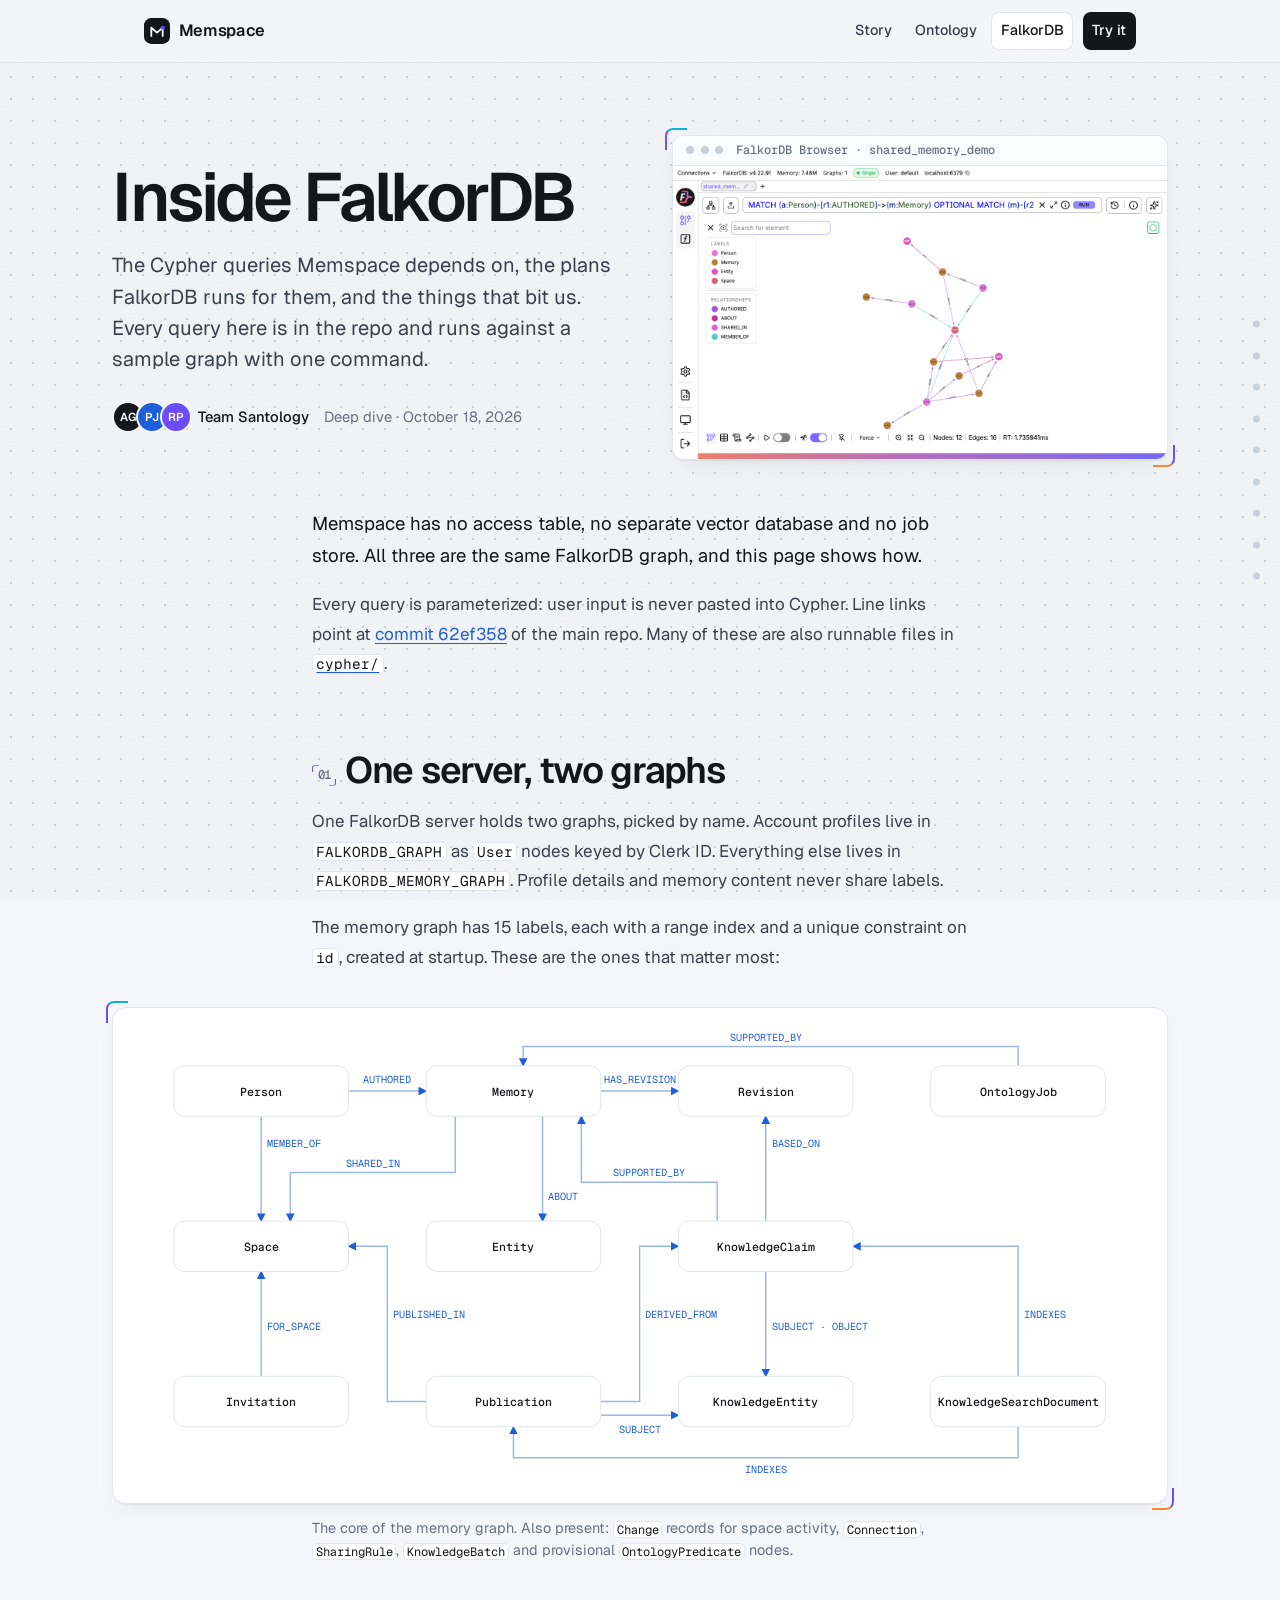
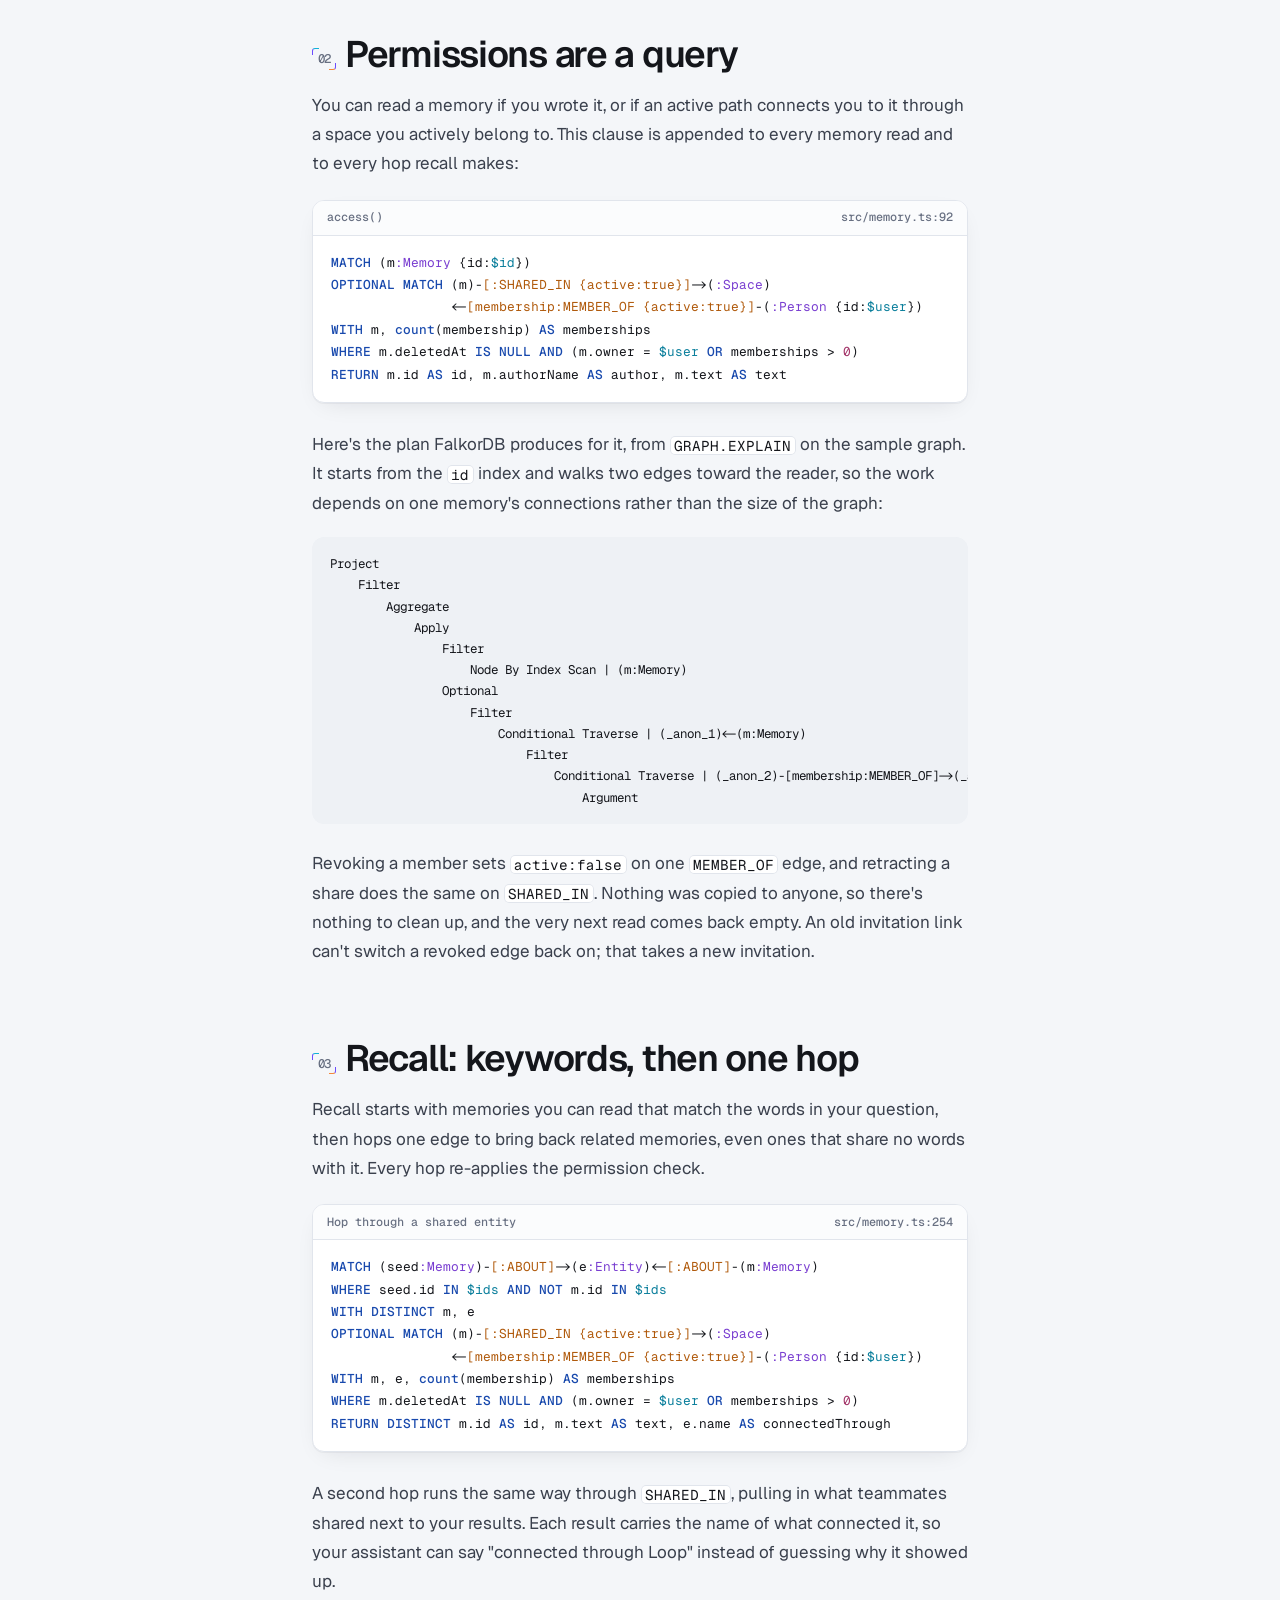
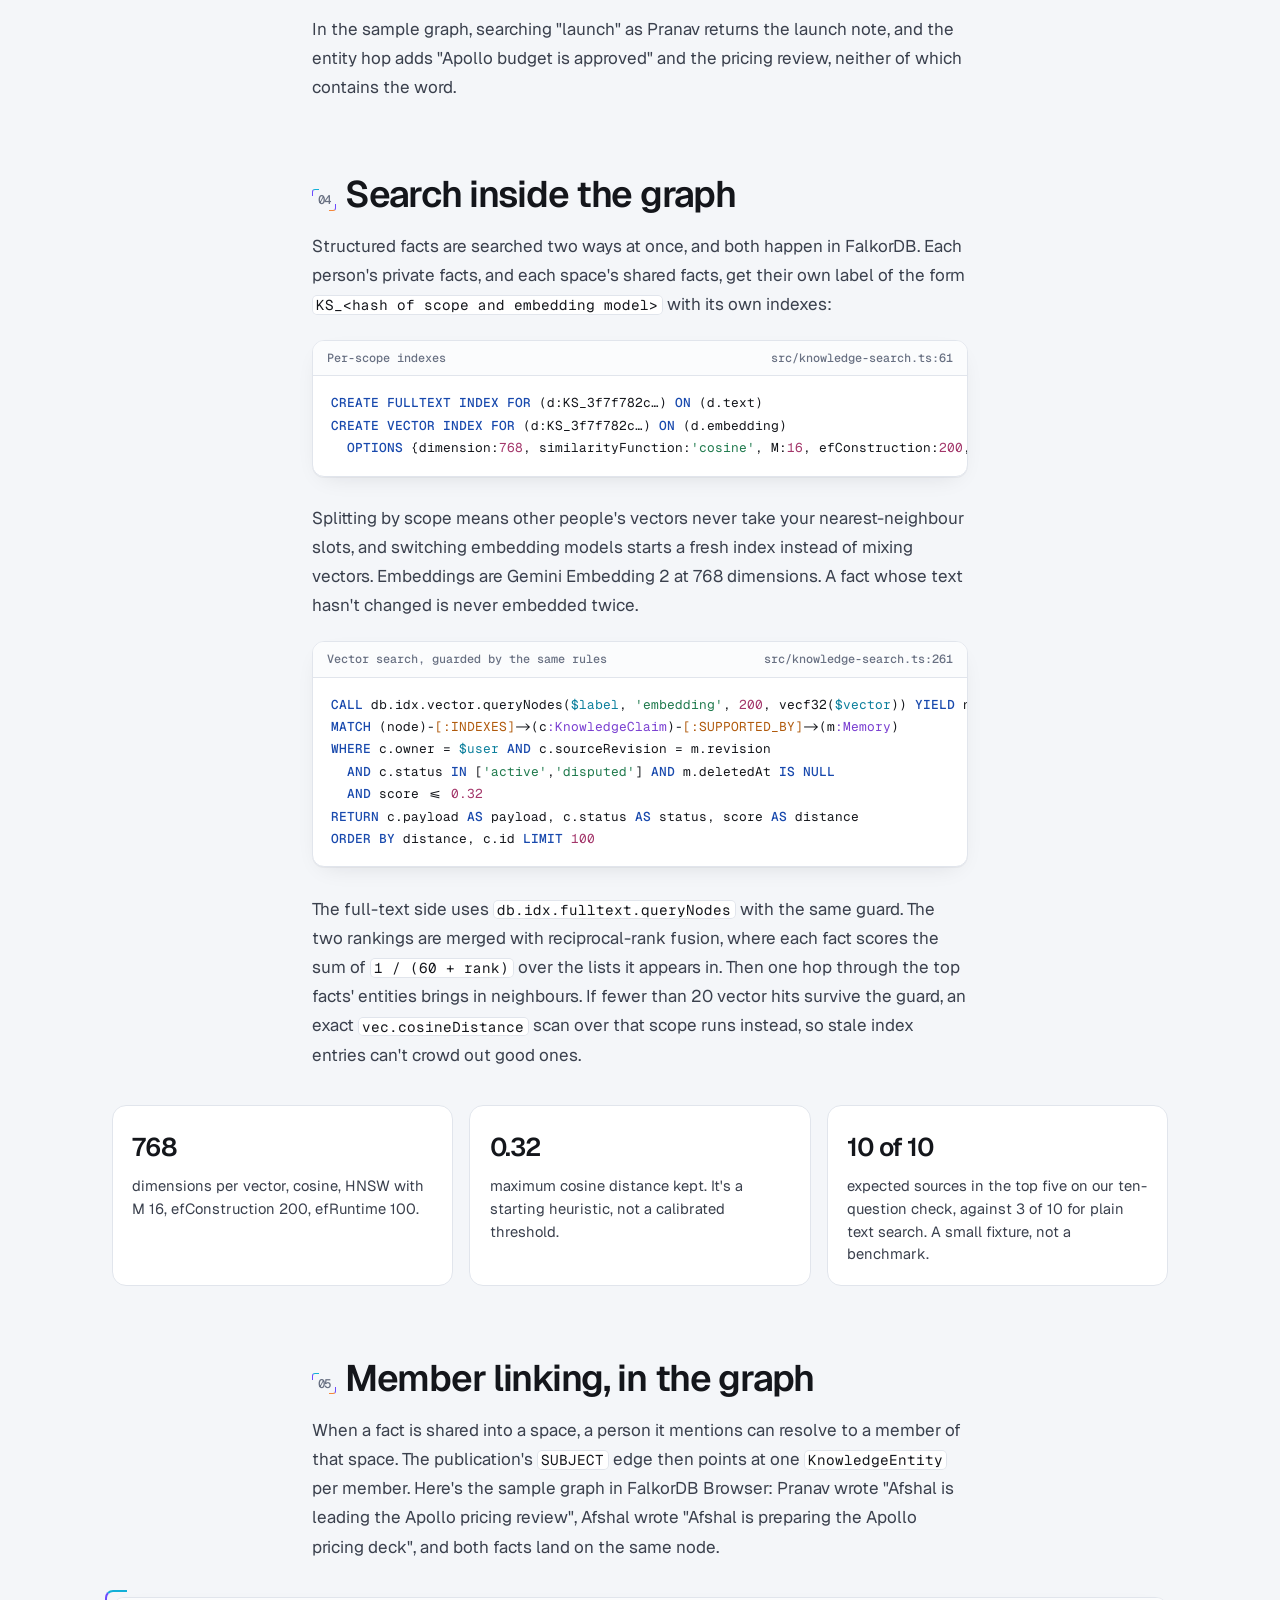
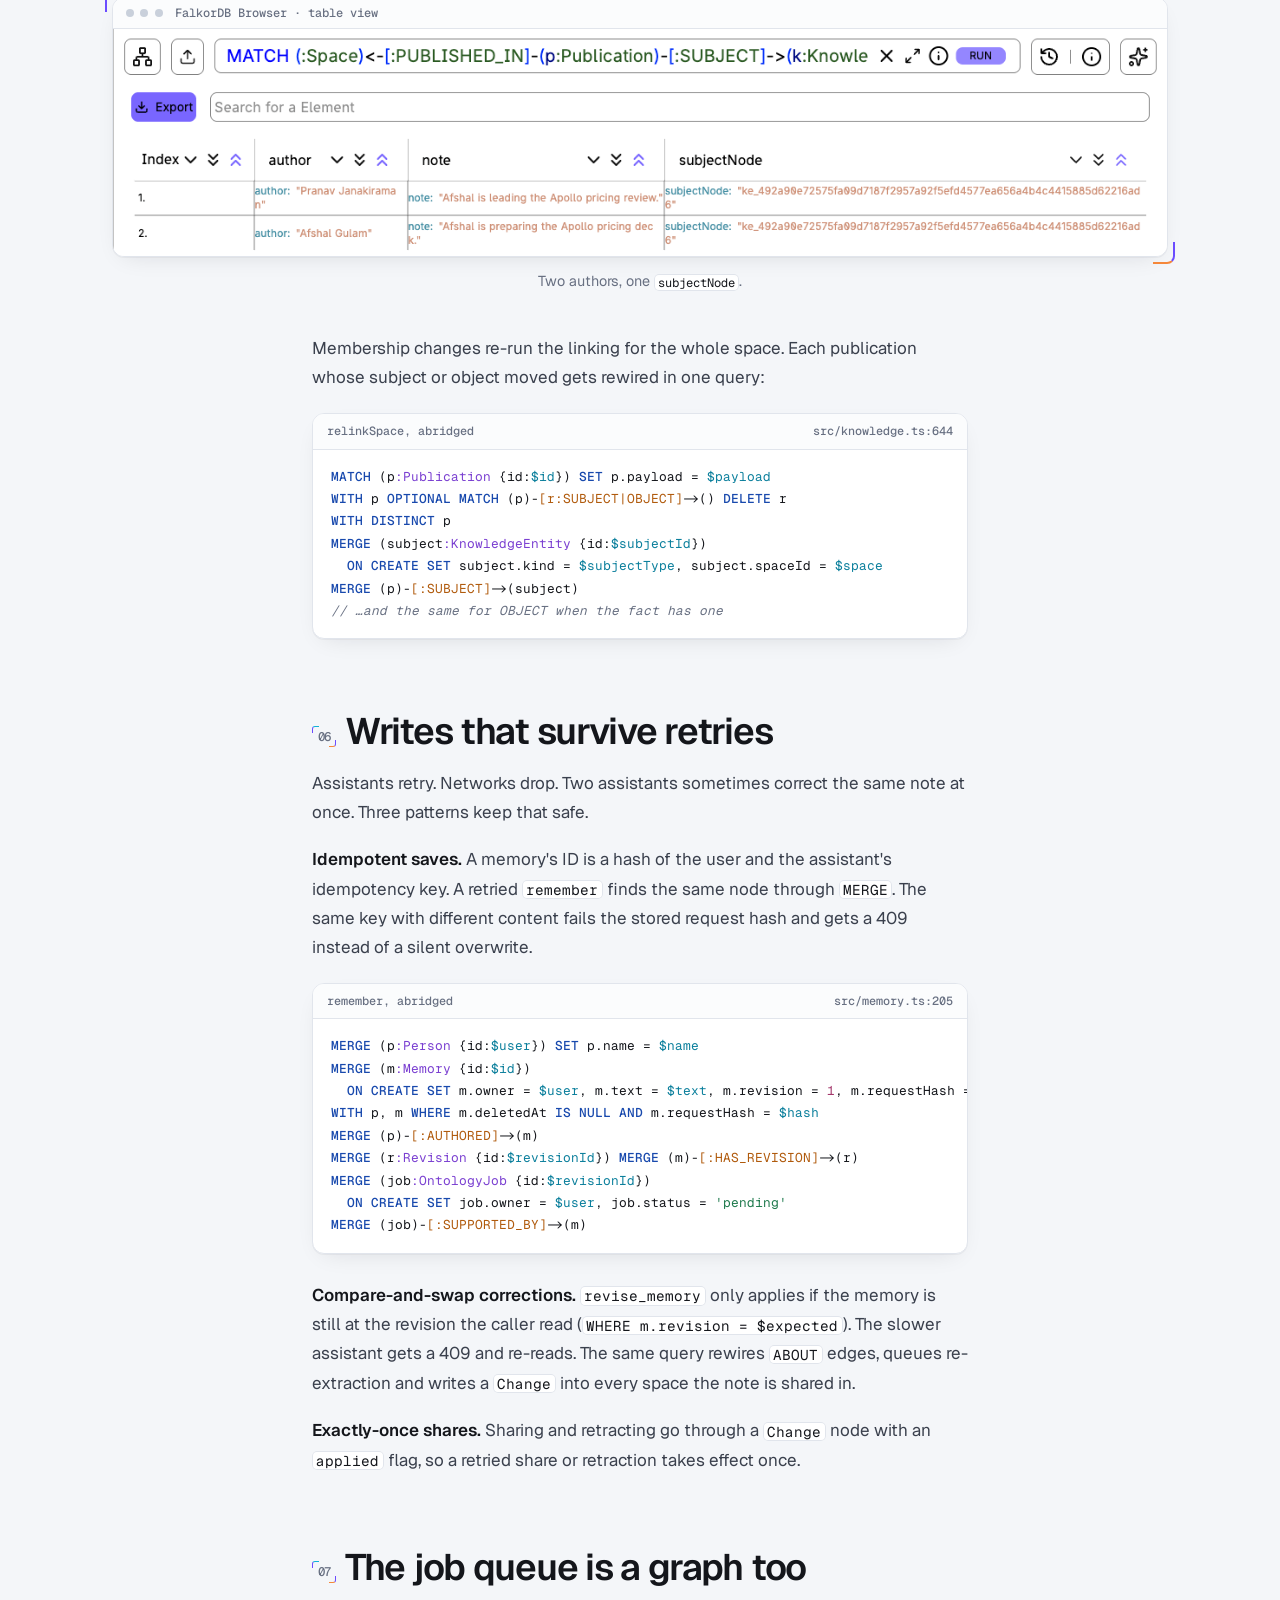
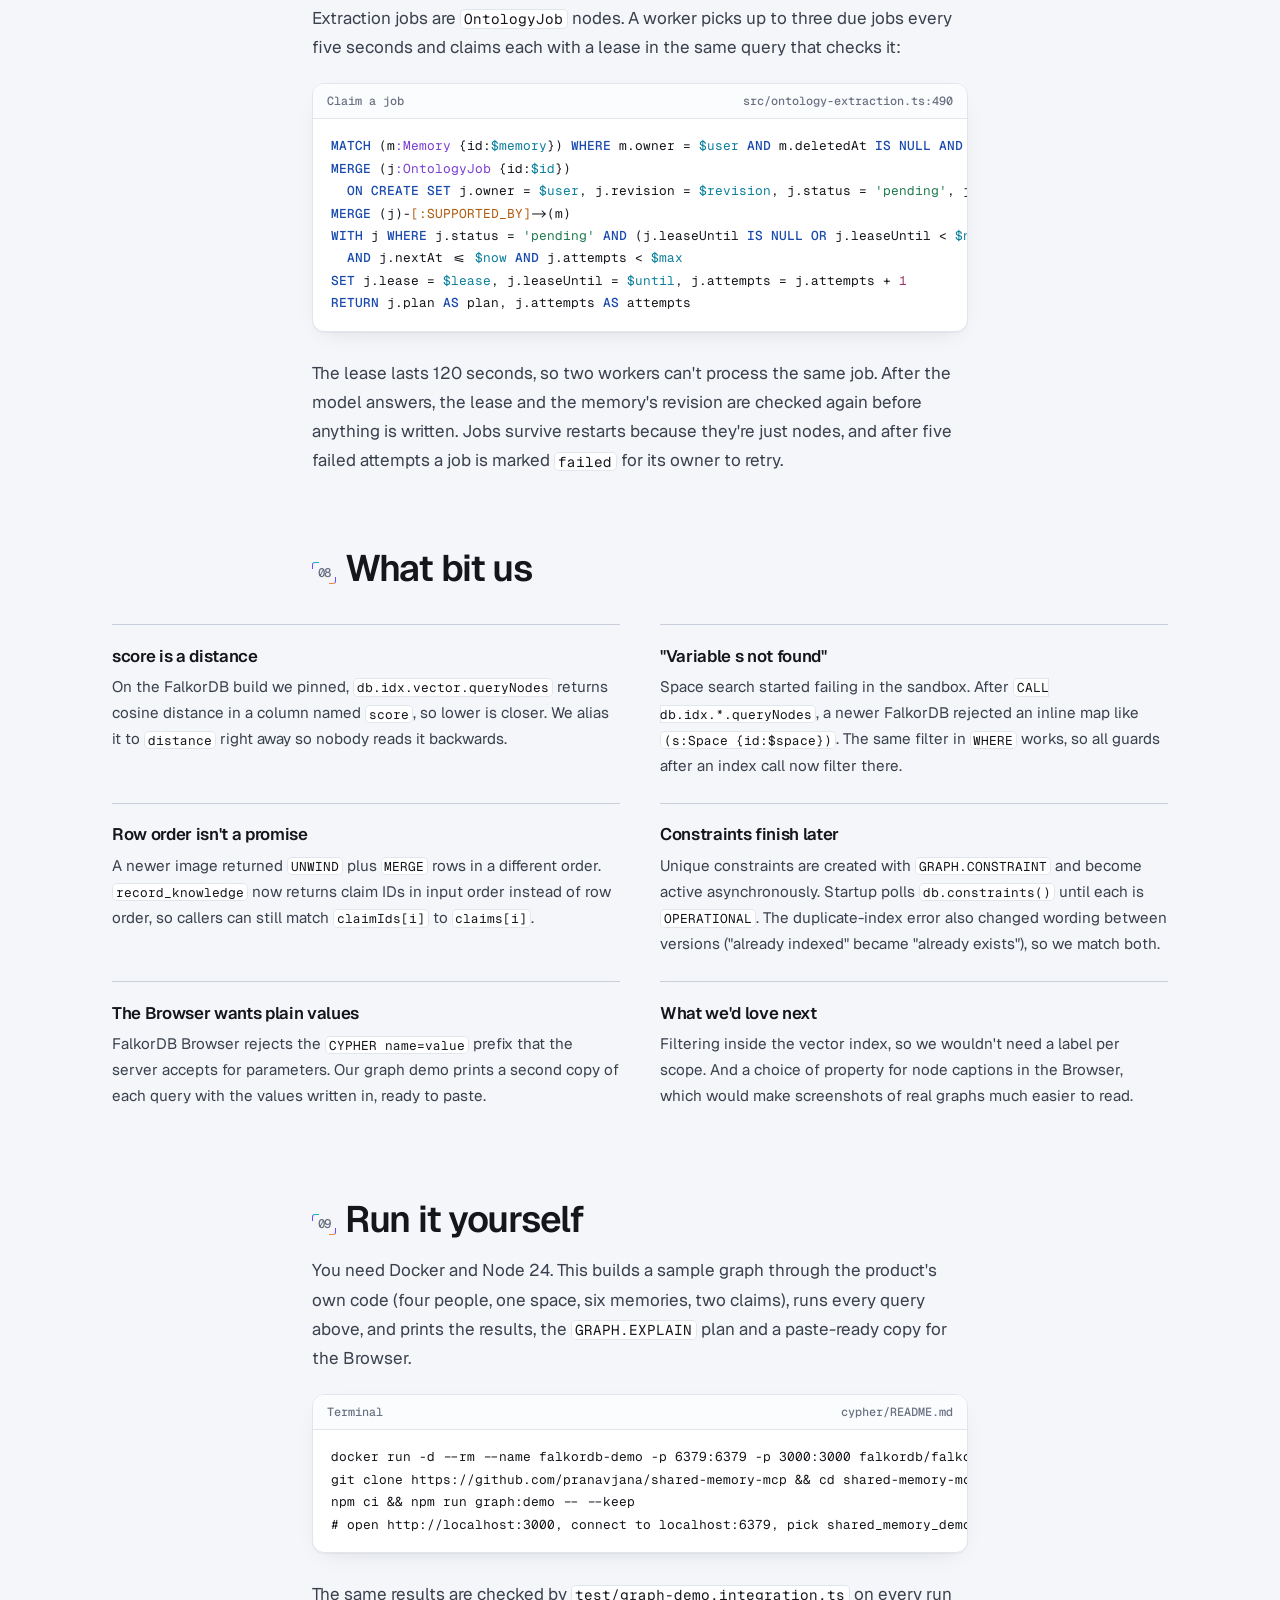
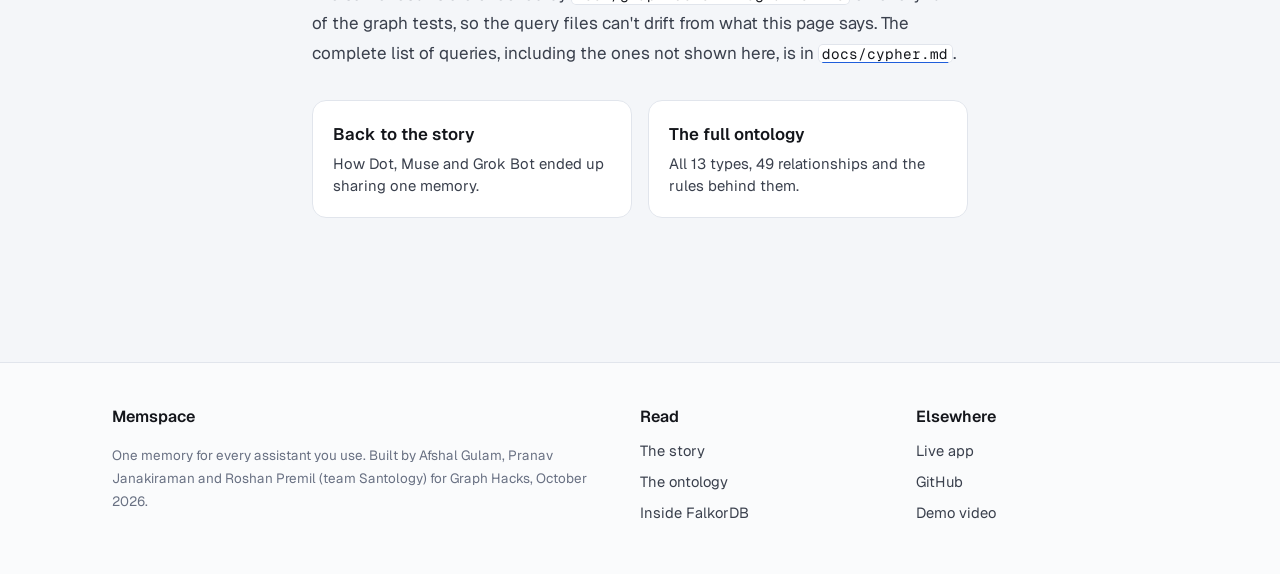
<file: falkordb.html>
<!doctype html>
<html lang="en">
<head>
  <meta charset="utf-8">
  <meta name="viewport" content="width=device-width, initial-scale=1, viewport-fit=cover">
  <title>Inside FalkorDB · Memspace</title>
  <meta name="description" content="The Cypher queries Memspace runs on FalkorDB: permission paths, recall hops, in-graph full-text and vector search, idempotent writes, a job queue, and what bit us.">
  <link rel="canonical" href="https://memspace-falkordb-blog.vercel.app/falkordb">
  <meta name="theme-color" content="#f4f6f9">
  <meta property="og:type" content="article">
  <meta property="og:site_name" content="Memspace">
  <meta property="og:title" content="Inside FalkorDB: the queries behind Memspace">
  <meta property="og:description" content="Permission paths, recall hops, in-graph search, and the things that bit us.">
  <meta property="og:url" content="https://memspace-falkordb-blog.vercel.app/falkordb">
  <meta property="og:image" content="https://memspace-falkordb-blog.vercel.app/assets/og.png">
  <meta name="twitter:card" content="summary_large_image">
  <link rel="icon" href="/assets/favicon.svg" type="image/svg+xml">
  <link rel="apple-touch-icon" href="/assets/apple-touch-icon.png">
  <link rel="preconnect" href="https://fonts.googleapis.com">
  <link rel="preconnect" href="https://fonts.gstatic.com" crossorigin>
  <link rel="stylesheet" href="https://fonts.googleapis.com/css2?family=Geist:wght@400;500;600;700&family=Geist+Mono:wght@400;500&display=swap">
  <link rel="stylesheet" href="/styles.css">
  <script src="/app.js" defer></script>
</head>
<body>
  <a class="skip-link" href="#main">Skip to the article</a>
  <div class="progress" aria-hidden="true"></div>

  <header class="site-header">
    <div class="site-header__inner">
      <a class="brand" href="/" aria-label="Memspace engineering blog, home">
        <svg viewBox="0 0 32 32" aria-hidden="true"><rect width="32" height="32" rx="9" fill="#14161b"/><path d="M9 22V12l7 6 7-6v10" fill="none" stroke="#fff" stroke-width="2.2" stroke-linecap="round" stroke-linejoin="round"/><circle cx="23" cy="12" r="2.6" fill="#6b4cff"/></svg>
        Memspace
      </a>
      <nav class="site-nav" aria-label="Site">
        <a href="/">Story</a>
        <a href="/ontology">Ontology</a>
        <a href="/falkordb" aria-current="page">FalkorDB</a>
        <a class="nav-cta nav-hide-sm" href="https://shared-memory-mcp-production.up.railway.app">Try it</a>
      </nav>
    </div>
  </header>

  <nav class="dots" aria-label="On this page">
    <ol>
      <li><a href="#model"><span>The model</span><i></i></a></li>
      <li><a href="#permissions"><span>Permissions</span><i></i></a></li>
      <li><a href="#recall"><span>Recall</span><i></i></a></li>
      <li><a href="#search"><span>Search</span><i></i></a></li>
      <li><a href="#member-linking"><span>Member linking</span><i></i></a></li>
      <li><a href="#writes"><span>Safe writes</span><i></i></a></li>
      <li><a href="#queue"><span>Job queue</span><i></i></a></li>
      <li><a href="#bit-us"><span>What bit us</span><i></i></a></li>
      <li><a href="#run"><span>Run it</span><i></i></a></li>
    </ol>
  </nav>

  <main id="main" class="page">
    <section class="hero" aria-labelledby="title">
      <div>
        <h1 id="title">Inside FalkorDB</h1>
        <p class="dek">The Cypher queries Memspace depends on, the plans FalkorDB runs for them, and the things that bit us. Every query here is in the repo and runs against a sample graph with one command.</p>
        <div class="byline">
          <span class="avatars" aria-hidden="true"><span>AG</span><span>PJ</span><span>RP</span></span>
          <span><strong>Team Santology</strong></span>
          <span>Deep dive · <time datetime="2026-10-18">October 18, 2026</time></span>
        </div>
      </div>
      <figure class="hero-figure">
        <div class="bracketed"><div class="shot">
          <div class="shot-bar"><i></i><i></i><i></i><span>FalkorDB Browser · shared_memory_demo</span></div>
          <img src="/assets/img/falkordb-browser.png" width="1280" height="760" alt="FalkorDB Browser in light mode showing the sample Memspace graph: people, their memories, entities and a shared space." decoding="async">
        </div></div>
        <figcaption class="visually-hidden">The sample graph in FalkorDB Browser.</figcaption>
      </figure>
    </section>

    <article class="article">
      <div class="prose">
        <p class="lead">Memspace has no access table, no separate vector database and no job store. All three are the same FalkorDB graph, and this page shows how.</p>
        <p>Every query is parameterized: user input is never pasted into Cypher. Line links point at <a href="https://github.com/pranavjana/shared-memory-mcp/tree/62ef358">commit 62ef358</a> of the main repo. Many of these are also runnable files in <a href="https://github.com/pranavjana/shared-memory-mcp/tree/main/cypher"><code>cypher/</code></a>.</p>

        <h2 id="model"><span class="chapter-num">01</span>One server, two graphs</h2>
        <p>One FalkorDB server holds two graphs, picked by name. Account profiles live in <code>FALKORDB_GRAPH</code> as <code>User</code> nodes keyed by Clerk ID. Everything else lives in <code>FALKORDB_MEMORY_GRAPH</code>. Profile details and memory content never share labels.</p>
        <p>The memory graph has 15 labels, each with a range index and a unique constraint on <code>id</code>, created at startup. These are the ones that matter most:</p>
      </div>

      <figure class="figure wide">
        <div class="panel model-panel bracketed">
          <svg class="schematic model-map" viewBox="0 0 1040 470" role="img" aria-labelledby="model-title model-desc">
<title id="model-title">The Memspace graph model</title>
<desc id="model-desc">A person authors memories, which have revisions and are about entities. People are members of spaces and memories are shared in spaces. Knowledge claims are supported by memories, based on revisions, and have subject and object knowledge entities. Publications are derived from claims and published in spaces. Search documents index claims and publications. Ontology jobs are supported by memories. Invitations are for spaces.</desc>
<defs><marker id="g-arrow" viewBox="0 0 8 8" refX="7" refY="4" markerWidth="6" markerHeight="6" orient="auto"><path d="M0 0L8 4L0 8z" fill="#1f5edb"/></marker></defs>
<path d="M220 66H300" fill="none" stroke="#9db6ea" stroke-width="1.5" marker-end="url(#g-arrow)"/>
<path d="M480 66H560" fill="none" stroke="#9db6ea" stroke-width="1.5" marker-end="url(#g-arrow)"/>
<path d="M910 40V20H400V40" fill="none" stroke="#9db6ea" stroke-width="1.5" marker-end="url(#g-arrow)"/>
<path d="M130 92V200" fill="none" stroke="#9db6ea" stroke-width="1.5" marker-end="url(#g-arrow)"/>
<path d="M330 92V150H160V200" fill="none" stroke="#9db6ea" stroke-width="1.5" marker-end="url(#g-arrow)"/>
<path d="M420 92V200" fill="none" stroke="#9db6ea" stroke-width="1.5" marker-end="url(#g-arrow)"/>
<path d="M600 200V160H460V92" fill="none" stroke="#9db6ea" stroke-width="1.5" marker-end="url(#g-arrow)"/>
<path d="M650 200V92" fill="none" stroke="#9db6ea" stroke-width="1.5" marker-end="url(#g-arrow)"/>
<path d="M650 252V360" fill="none" stroke="#9db6ea" stroke-width="1.5" marker-end="url(#g-arrow)"/>
<path d="M480 386H520V226H560" fill="none" stroke="#9db6ea" stroke-width="1.5" marker-end="url(#g-arrow)"/>
<path d="M480 400H560" fill="none" stroke="#9db6ea" stroke-width="1.5" marker-end="url(#g-arrow)"/>
<path d="M300 386H260V226H220" fill="none" stroke="#9db6ea" stroke-width="1.5" marker-end="url(#g-arrow)"/>
<path d="M130 360V252" fill="none" stroke="#9db6ea" stroke-width="1.5" marker-end="url(#g-arrow)"/>
<path d="M910 360V226H740" fill="none" stroke="#9db6ea" stroke-width="1.5" marker-end="url(#g-arrow)"/>
<path d="M910 412V444H390V412" fill="none" stroke="#9db6ea" stroke-width="1.5" marker-end="url(#g-arrow)"/>
<text class="rel" x="260" y="58" text-anchor="middle">AUTHORED</text>
<text class="rel" x="520" y="58" text-anchor="middle">HAS_REVISION</text>
<text class="rel" x="650" y="14" text-anchor="middle">SUPPORTED_BY</text>
<text class="rel" x="136" y="124" text-anchor="start">MEMBER_OF</text>
<text class="rel" x="245" y="144" text-anchor="middle">SHARED_IN</text>
<text class="rel" x="426" y="178" text-anchor="start">ABOUT</text>
<text class="rel" x="530" y="154" text-anchor="middle">SUPPORTED_BY</text>
<text class="rel" x="656" y="124" text-anchor="start">BASED_ON</text>
<text class="rel" x="656" y="312" text-anchor="start">SUBJECT · OBJECT</text>
<text class="rel" x="526" y="300" text-anchor="start">DERIVED_FROM</text>
<text class="rel" x="520" y="418" text-anchor="middle">SUBJECT</text>
<text class="rel" x="266" y="300" text-anchor="start">PUBLISHED_IN</text>
<text class="rel" x="136" y="312" text-anchor="start">FOR_SPACE</text>
<text class="rel" x="916" y="300" text-anchor="start">INDEXES</text>
<text class="rel" x="650" y="460" text-anchor="middle">INDEXES</text>
<g><rect class="node-box" x="40" y="40" width="180" height="52" rx="11"/><text class="label-ink" x="130" y="71" text-anchor="middle" font-size="13">Person</text></g>
<g><rect class="node-box" x="300" y="40" width="180" height="52" rx="11"/><text class="label-ink" x="390" y="71" text-anchor="middle" font-size="13">Memory</text></g>
<g><rect class="node-box" x="560" y="40" width="180" height="52" rx="11"/><text class="label-ink" x="650" y="71" text-anchor="middle" font-size="13">Revision</text></g>
<g><rect class="node-box" x="820" y="40" width="180" height="52" rx="11"/><text class="label-ink" x="910" y="71" text-anchor="middle" font-size="13">OntologyJob</text></g>
<g><rect class="node-box" x="40" y="200" width="180" height="52" rx="11"/><text class="label-ink" x="130" y="231" text-anchor="middle" font-size="13">Space</text></g>
<g><rect class="node-box" x="300" y="200" width="180" height="52" rx="11"/><text class="label-ink" x="390" y="231" text-anchor="middle" font-size="13">Entity</text></g>
<g><rect class="node-box" x="560" y="200" width="180" height="52" rx="11"/><text class="label-ink" x="650" y="231" text-anchor="middle" font-size="13">KnowledgeClaim</text></g>
<g><rect class="node-box" x="40" y="360" width="180" height="52" rx="11"/><text class="label-ink" x="130" y="391" text-anchor="middle" font-size="13">Invitation</text></g>
<g><rect class="node-box" x="300" y="360" width="180" height="52" rx="11"/><text class="label-ink" x="390" y="391" text-anchor="middle" font-size="13">Publication</text></g>
<g><rect class="node-box" x="560" y="360" width="180" height="52" rx="11"/><text class="label-ink" x="650" y="391" text-anchor="middle" font-size="13">KnowledgeEntity</text></g>
<g><rect class="node-box" x="820" y="360" width="180" height="52" rx="11"/><text class="label-ink" x="910" y="391" text-anchor="middle" font-size="11.5">KnowledgeSearchDocument</text></g>
</svg>
        </div>
        <ul class="model-list">
          <li><code>(Person)-[:AUTHORED]-&gt;(Memory)-[:HAS_REVISION]-&gt;(Revision)</code></li>
          <li><code>(Memory)-[:ABOUT]-&gt;(Entity)</code></li>
          <li><code>(Person)-[:MEMBER_OF]-&gt;(Space)&lt;-[:SHARED_IN]-(Memory)</code></li>
          <li><code>(KnowledgeClaim)-[:SUPPORTED_BY]-&gt;(Memory)</code>, <code>-[:BASED_ON]-&gt;(Revision)</code></li>
          <li><code>(KnowledgeClaim)-[:SUBJECT|OBJECT]-&gt;(KnowledgeEntity)</code></li>
          <li><code>(Publication)-[:DERIVED_FROM]-&gt;(KnowledgeClaim)</code>, <code>-[:PUBLISHED_IN]-&gt;(Space)</code></li>
          <li><code>(KnowledgeSearchDocument)-[:INDEXES]-&gt;(KnowledgeClaim|Publication)</code></li>
          <li><code>(OntologyJob)-[:SUPPORTED_BY]-&gt;(Memory)</code>, <code>(Invitation)-[:FOR_SPACE]-&gt;(Space)</code></li>
        </ul>
        <figcaption>The core of the memory graph. Also present: <code>Change</code> records for space activity, <code>Connection</code>, <code>SharingRule</code>, <code>KnowledgeBatch</code> and provisional <code>OntologyPredicate</code> nodes.</figcaption>
      </figure>

      <div class="prose">
        <h2 id="permissions"><span class="chapter-num">02</span>Permissions are a query</h2>
        <p>You can read a memory if you wrote it, or if an active path connects you to it through a space you actively belong to. This clause is appended to every memory read and to every hop recall makes:</p>
        <div class="code">
          <div class="code__bar"><span>access()</span><a href="https://github.com/pranavjana/shared-memory-mcp/blob/62ef358/src/memory.ts#L92">src/memory.ts:92</a></div>
<pre><code class="language-cypher">MATCH (m:Memory {id:$id})
OPTIONAL MATCH (m)-[:SHARED_IN {active:true}]-&gt;(:Space)
               &lt;-[membership:MEMBER_OF {active:true}]-(:Person {id:$user})
WITH m, count(membership) AS memberships
WHERE m.deletedAt IS NULL AND (m.owner = $user OR memberships &gt; 0)
RETURN m.id AS id, m.authorName AS author, m.text AS text</code></pre>
        </div>
        <p>Here's the plan FalkorDB produces for it, from <code>GRAPH.EXPLAIN</code> on the sample graph. It starts from the <code>id</code> index and walks two edges toward the reader, so the work depends on one memory's connections rather than the size of the graph:</p>
<pre class="plan">Project
    Filter
        Aggregate
            Apply
                Filter
                    Node By Index Scan | (m:Memory)
                Optional
                    Filter
                        Conditional Traverse | (_anon_1)&lt;-(m:Memory)
                            Filter
                                Conditional Traverse | (_anon_2)-[membership:MEMBER_OF]-&gt;(_anon_1:Space)
                                    Argument</pre>
        <p>Revoking a member sets <code>active:false</code> on one <code>MEMBER_OF</code> edge, and retracting a share does the same on <code>SHARED_IN</code>. Nothing was copied to anyone, so there's nothing to clean up, and the very next read comes back empty. An old invitation link can't switch a revoked edge back on; that takes a new invitation.</p>

        <h2 id="recall"><span class="chapter-num">03</span>Recall: keywords, then one hop</h2>
        <p>Recall starts with memories you can read that match the words in your question, then hops one edge to bring back related memories, even ones that share no words with it. Every hop re-applies the permission check.</p>
        <div class="code">
          <div class="code__bar"><span>Hop through a shared entity</span><a href="https://github.com/pranavjana/shared-memory-mcp/blob/62ef358/src/memory.ts#L254">src/memory.ts:254</a></div>
<pre><code class="language-cypher">MATCH (seed:Memory)-[:ABOUT]-&gt;(e:Entity)&lt;-[:ABOUT]-(m:Memory)
WHERE seed.id IN $ids AND NOT m.id IN $ids
WITH DISTINCT m, e
OPTIONAL MATCH (m)-[:SHARED_IN {active:true}]-&gt;(:Space)
               &lt;-[membership:MEMBER_OF {active:true}]-(:Person {id:$user})
WITH m, e, count(membership) AS memberships
WHERE m.deletedAt IS NULL AND (m.owner = $user OR memberships &gt; 0)
RETURN DISTINCT m.id AS id, m.text AS text, e.name AS connectedThrough</code></pre>
        </div>
        <p>A second hop runs the same way through <code>SHARED_IN</code>, pulling in what teammates shared next to your results. Each result carries the name of what connected it, so your assistant can say "connected through Loop" instead of guessing why it showed up.</p>
        <p>In the sample graph, searching "launch" as Pranav returns the launch note, and the entity hop adds "Apollo budget is approved" and the pricing review, neither of which contains the word.</p>

        <h2 id="search"><span class="chapter-num">04</span>Search inside the graph</h2>
        <p>Structured facts are searched two ways at once, and both happen in FalkorDB. Each person's private facts, and each space's shared facts, get their own label of the form <code>KS_&lt;hash of scope and embedding model&gt;</code> with its own indexes:</p>
        <div class="code">
          <div class="code__bar"><span>Per-scope indexes</span><a href="https://github.com/pranavjana/shared-memory-mcp/blob/62ef358/src/knowledge-search.ts#L61">src/knowledge-search.ts:61</a></div>
<pre><code class="language-cypher">CREATE FULLTEXT INDEX FOR (d:KS_3f7f782c…) ON (d.text)
CREATE VECTOR INDEX FOR (d:KS_3f7f782c…) ON (d.embedding)
  OPTIONS {dimension:768, similarityFunction:'cosine', M:16, efConstruction:200, efRuntime:100}</code></pre>
        </div>
        <p>Splitting by scope means other people's vectors never take your nearest-neighbour slots, and switching embedding models starts a fresh index instead of mixing vectors. Embeddings are Gemini Embedding 2 at 768 dimensions. A fact whose text hasn't changed is never embedded twice.</p>
        <div class="code">
          <div class="code__bar"><span>Vector search, guarded by the same rules</span><a href="https://github.com/pranavjana/shared-memory-mcp/blob/62ef358/src/knowledge-search.ts#L261">src/knowledge-search.ts:261</a></div>
<pre><code class="language-cypher">CALL db.idx.vector.queryNodes($label, 'embedding', 200, vecf32($vector)) YIELD node, score
MATCH (node)-[:INDEXES]-&gt;(c:KnowledgeClaim)-[:SUPPORTED_BY]-&gt;(m:Memory)
WHERE c.owner = $user AND c.sourceRevision = m.revision
  AND c.status IN ['active','disputed'] AND m.deletedAt IS NULL
  AND score &lt;= 0.32
RETURN c.payload AS payload, c.status AS status, score AS distance
ORDER BY distance, c.id LIMIT 100</code></pre>
        </div>
        <p>The full-text side uses <code>db.idx.fulltext.queryNodes</code> with the same guard. The two rankings are merged with reciprocal-rank fusion, where each fact scores the sum of <code>1 / (60 + rank)</code> over the lists it appears in. Then one hop through the top facts' entities brings in neighbours. If fewer than 20 vector hits survive the guard, an exact <code>vec.cosineDistance</code> scan over that scope runs instead, so stale index entries can't crowd out good ones.</p>
      </div>

      <div class="figure wide">
        <div class="three">
          <div class="thing"><h4>768</h4><p>dimensions per vector, cosine, HNSW with M 16, efConstruction 200, efRuntime 100.</p></div>
          <div class="thing"><h4>0.32</h4><p>maximum cosine distance kept. It's a starting heuristic, not a calibrated threshold.</p></div>
          <div class="thing"><h4>10 of 10</h4><p>expected sources in the top five on our ten-question check, against 3 of 10 for plain text search. A small fixture, not a benchmark.</p></div>
        </div>
      </div>

      <div class="prose">
        <h2 id="member-linking"><span class="chapter-num">05</span>Member linking, in the graph</h2>
        <p>When a fact is shared into a space, a person it mentions can resolve to a member of that space. The publication's <code>SUBJECT</code> edge then points at one <code>KnowledgeEntity</code> per member. Here's the sample graph in FalkorDB Browser: Pranav wrote "Afshal is leading the Apollo pricing review", Afshal wrote "Afshal is preparing the Apollo pricing deck", and both facts land on the same node.</p>
      </div>

      <figure class="figure is-wide">
        <div class="bracketed"><div class="shot">
          <div class="shot-bar"><i></i><i></i><i></i><span>FalkorDB Browser · table view</span></div>
          <img src="/assets/img/falkordb-member-link.png" width="1216" height="262" alt="FalkorDB Browser table: two rows, one authored by Pranav Janakiraman and one by Afshal Gulam, with the same subjectNode id." loading="lazy" decoding="async">
        </div></div>
        <figcaption>Two authors, one <code>subjectNode</code>.</figcaption>
      </figure>

      <div class="prose">
        <p>Membership changes re-run the linking for the whole space. Each publication whose subject or object moved gets rewired in one query:</p>
        <div class="code">
          <div class="code__bar"><span>relinkSpace, abridged</span><a href="https://github.com/pranavjana/shared-memory-mcp/blob/62ef358/src/knowledge.ts#L644">src/knowledge.ts:644</a></div>
<pre><code class="language-cypher">MATCH (p:Publication {id:$id}) SET p.payload = $payload
WITH p OPTIONAL MATCH (p)-[r:SUBJECT|OBJECT]-&gt;() DELETE r
WITH DISTINCT p
MERGE (subject:KnowledgeEntity {id:$subjectId})
  ON CREATE SET subject.kind = $subjectType, subject.spaceId = $space
MERGE (p)-[:SUBJECT]-&gt;(subject)
// …and the same for OBJECT when the fact has one</code></pre>
        </div>

        <h2 id="writes"><span class="chapter-num">06</span>Writes that survive retries</h2>
        <p>Assistants retry. Networks drop. Two assistants sometimes correct the same note at once. Three patterns keep that safe.</p>
        <p><strong>Idempotent saves.</strong> A memory's ID is a hash of the user and the assistant's idempotency key. A retried <code>remember</code> finds the same node through <code>MERGE</code>. The same key with different content fails the stored request hash and gets a 409 instead of a silent overwrite.</p>
        <div class="code">
          <div class="code__bar"><span>remember, abridged</span><a href="https://github.com/pranavjana/shared-memory-mcp/blob/62ef358/src/memory.ts#L205">src/memory.ts:205</a></div>
<pre><code class="language-cypher">MERGE (p:Person {id:$user}) SET p.name = $name
MERGE (m:Memory {id:$id})
  ON CREATE SET m.owner = $user, m.text = $text, m.revision = 1, m.requestHash = $hash
WITH p, m WHERE m.deletedAt IS NULL AND m.requestHash = $hash
MERGE (p)-[:AUTHORED]-&gt;(m)
MERGE (r:Revision {id:$revisionId}) MERGE (m)-[:HAS_REVISION]-&gt;(r)
MERGE (job:OntologyJob {id:$revisionId})
  ON CREATE SET job.owner = $user, job.status = 'pending'
MERGE (job)-[:SUPPORTED_BY]-&gt;(m)</code></pre>
        </div>
        <p><strong>Compare-and-swap corrections.</strong> <code>revise_memory</code> only applies if the memory is still at the revision the caller read (<code>WHERE m.revision = $expected</code>). The slower assistant gets a 409 and re-reads. The same query rewires <code>ABOUT</code> edges, queues re-extraction and writes a <code>Change</code> into every space the note is shared in.</p>
        <p><strong>Exactly-once shares.</strong> Sharing and retracting go through a <code>Change</code> node with an <code>applied</code> flag, so a retried share or retraction takes effect once.</p>

        <h2 id="queue"><span class="chapter-num">07</span>The job queue is a graph too</h2>
        <p>Extraction jobs are <code>OntologyJob</code> nodes. A worker picks up to three due jobs every five seconds and claims each with a lease in the same query that checks it:</p>
        <div class="code">
          <div class="code__bar"><span>Claim a job</span><a href="https://github.com/pranavjana/shared-memory-mcp/blob/62ef358/src/ontology-extraction.ts#L490">src/ontology-extraction.ts:490</a></div>
<pre><code class="language-cypher">MATCH (m:Memory {id:$memory}) WHERE m.owner = $user AND m.deletedAt IS NULL AND m.revision = $revision
MERGE (j:OntologyJob {id:$id})
  ON CREATE SET j.owner = $user, j.revision = $revision, j.status = 'pending', j.attempts = 0, j.nextAt = 0
MERGE (j)-[:SUPPORTED_BY]-&gt;(m)
WITH j WHERE j.status = 'pending' AND (j.leaseUntil IS NULL OR j.leaseUntil &lt; $now)
  AND j.nextAt &lt;= $now AND j.attempts &lt; $max
SET j.lease = $lease, j.leaseUntil = $until, j.attempts = j.attempts + 1
RETURN j.plan AS plan, j.attempts AS attempts</code></pre>
        </div>
        <p>The lease lasts 120 seconds, so two workers can't process the same job. After the model answers, the lease and the memory's revision are checked again before anything is written. Jobs survive restarts because they're just nodes, and after five failed attempts a job is marked <code>failed</code> for its owner to retry.</p>

        <h2 id="bit-us"><span class="chapter-num">08</span>What bit us</h2>
      </div>

      <div class="figure wide">
        <div class="learned">
          <article>
            <h3>score is a distance</h3>
            <p>On the FalkorDB build we pinned, <code>db.idx.vector.queryNodes</code> returns cosine distance in a column named <code>score</code>, so lower is closer. We alias it to <code>distance</code> right away so nobody reads it backwards.</p>
          </article>
          <article>
            <h3>"Variable s not found"</h3>
            <p>Space search started failing in the sandbox. After <code>CALL db.idx.*.queryNodes</code>, a newer FalkorDB rejected an inline map like <code>(s:Space {id:$space})</code>. The same filter in <code>WHERE</code> works, so all guards after an index call now filter there.</p>
          </article>
          <article>
            <h3>Row order isn't a promise</h3>
            <p>A newer image returned <code>UNWIND</code> plus <code>MERGE</code> rows in a different order. <code>record_knowledge</code> now returns claim IDs in input order instead of row order, so callers can still match <code>claimIds[i]</code> to <code>claims[i]</code>.</p>
          </article>
          <article>
            <h3>Constraints finish later</h3>
            <p>Unique constraints are created with <code>GRAPH.CONSTRAINT</code> and become active asynchronously. Startup polls <code>db.constraints()</code> until each is <code>OPERATIONAL</code>. The duplicate-index error also changed wording between versions ("already indexed" became "already exists"), so we match both.</p>
          </article>
          <article>
            <h3>The Browser wants plain values</h3>
            <p>FalkorDB Browser rejects the <code>CYPHER name=value</code> prefix that the server accepts for parameters. Our graph demo prints a second copy of each query with the values written in, ready to paste.</p>
          </article>
          <article>
            <h3>What we'd love next</h3>
            <p>Filtering inside the vector index, so we wouldn't need a label per scope. And a choice of property for node captions in the Browser, which would make screenshots of real graphs much easier to read.</p>
          </article>
        </div>
      </div>

      <div class="prose">
        <h2 id="run"><span class="chapter-num">09</span>Run it yourself</h2>
        <p>You need Docker and Node 24. This builds a sample graph through the product's own code (four people, one space, six memories, two claims), runs every query above, and prints the results, the <code>GRAPH.EXPLAIN</code> plan and a paste-ready copy for the Browser.</p>
        <div class="code">
          <div class="code__bar"><span>Terminal</span><a href="https://github.com/pranavjana/shared-memory-mcp/blob/main/cypher/README.md">cypher/README.md</a></div>
<pre><code>docker run -d --rm --name falkordb-demo -p 6379:6379 -p 3000:3000 falkordb/falkordb:latest
git clone https://github.com/pranavjana/shared-memory-mcp &amp;&amp; cd shared-memory-mcp
npm ci &amp;&amp; npm run graph:demo -- --keep
# open http://localhost:3000, connect to localhost:6379, pick shared_memory_demo</code></pre>
        </div>
        <p>The same results are checked by <code>test/graph-demo.integration.ts</code> on every run of the graph tests, so the query files can't drift from what this page says. The complete list of queries, including the ones not shown here, is in <a href="https://github.com/pranavjana/shared-memory-mcp/blob/main/docs/cypher.md"><code>docs/cypher.md</code></a>.</p>

        <div class="deeper">
          <a href="/"><b>Back to the story</b><span>How Dot, Muse and Grok Bot ended up sharing one memory.</span></a>
          <a href="/ontology"><b>The full ontology</b><span>All 13 types, 49 relationships and the rules behind them.</span></a>
        </div>
      </div>
    </article>
  </main>

  <footer class="site-footer">
    <div class="site-footer__inner">
      <div>
        <h2>Memspace</h2>
        <p class="small">One memory for every assistant you use. Built by Afshal Gulam, Pranav Janakiraman and Roshan Premil (team Santology) for Graph Hacks, October 2026.</p>
      </div>
      <div>
        <h2>Read</h2>
        <ul>
          <li><a href="/">The story</a></li>
          <li><a href="/ontology">The ontology</a></li>
          <li><a href="/falkordb">Inside FalkorDB</a></li>
        </ul>
      </div>
      <div>
        <h2>Elsewhere</h2>
        <ul>
          <li><a href="https://shared-memory-mcp-production.up.railway.app">Live app</a></li>
          <li><a href="https://github.com/pranavjana/shared-memory-mcp">GitHub</a></li>
          <li><a href="https://www.youtube.com/watch?v=xcT6GBFVUFw">Demo video</a></li>
        </ul>
      </div>
    </div>
  </footer>
</body>
</html>
</file>
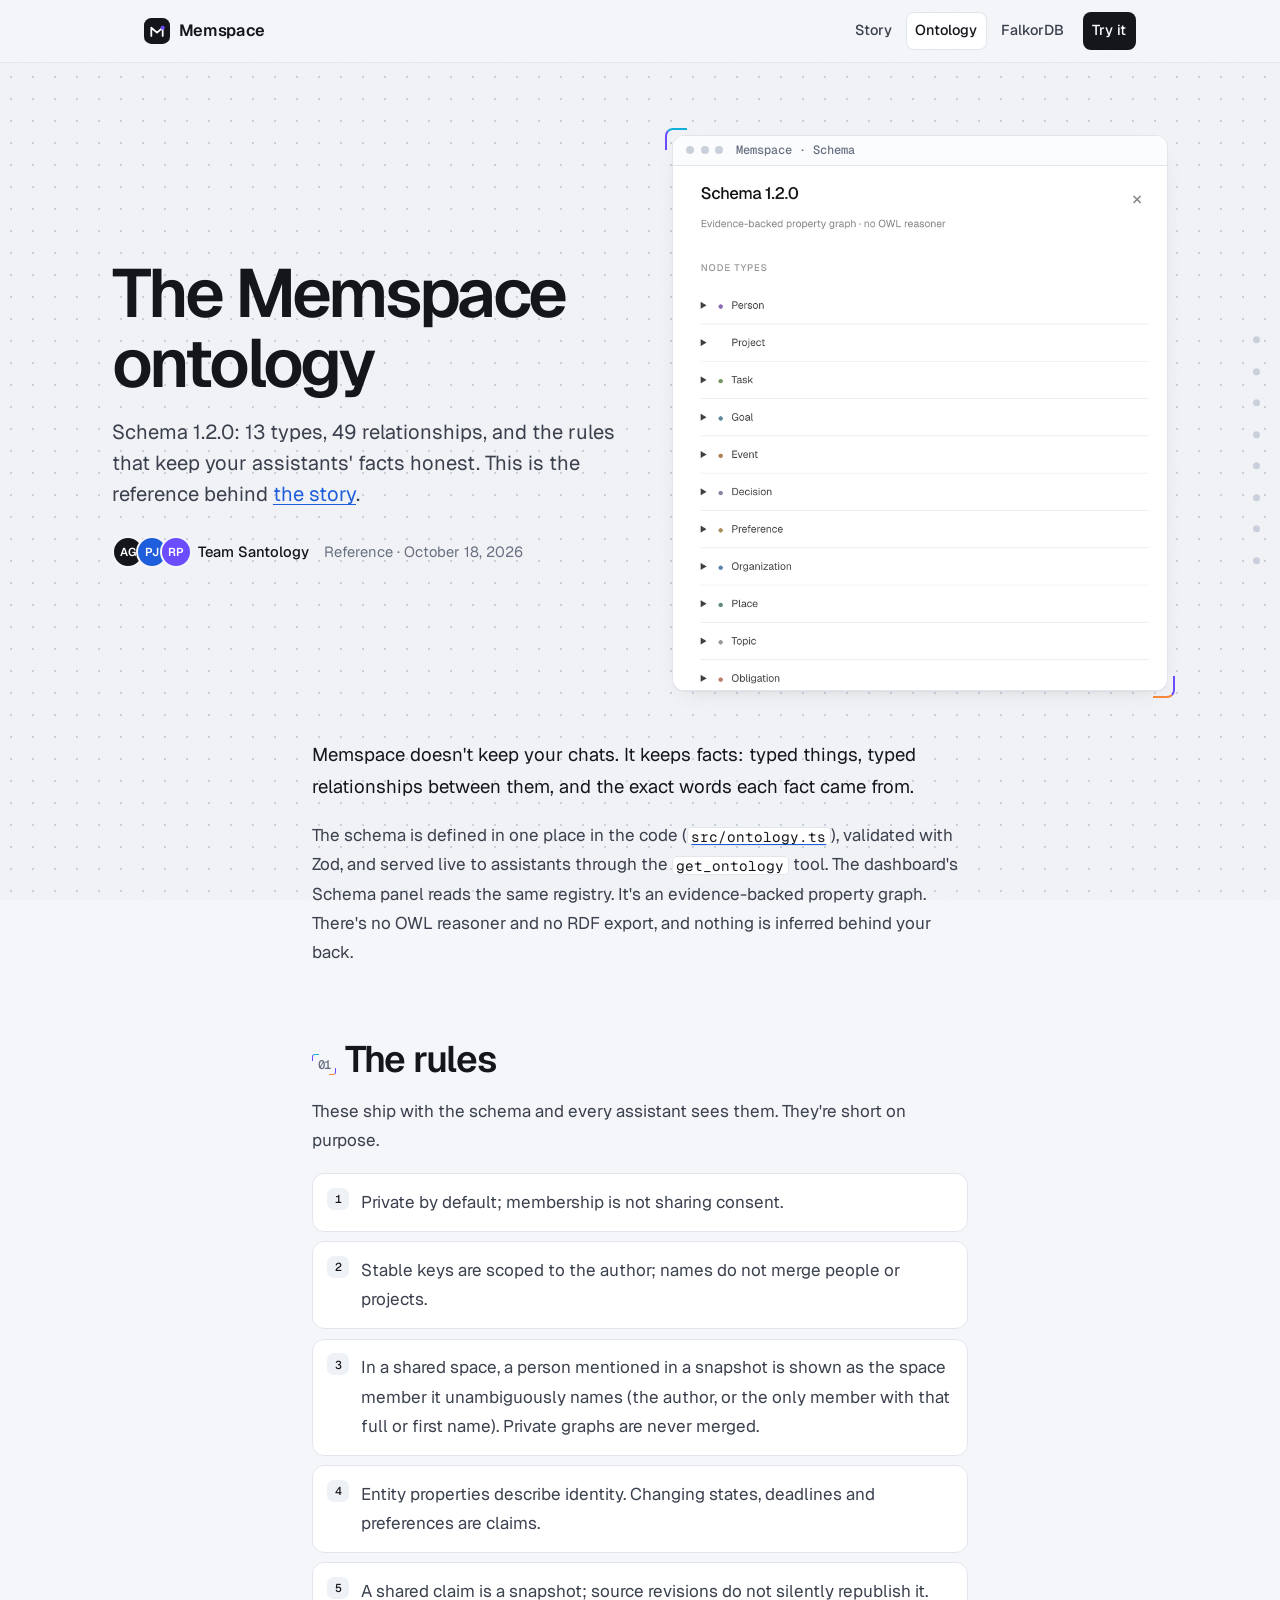
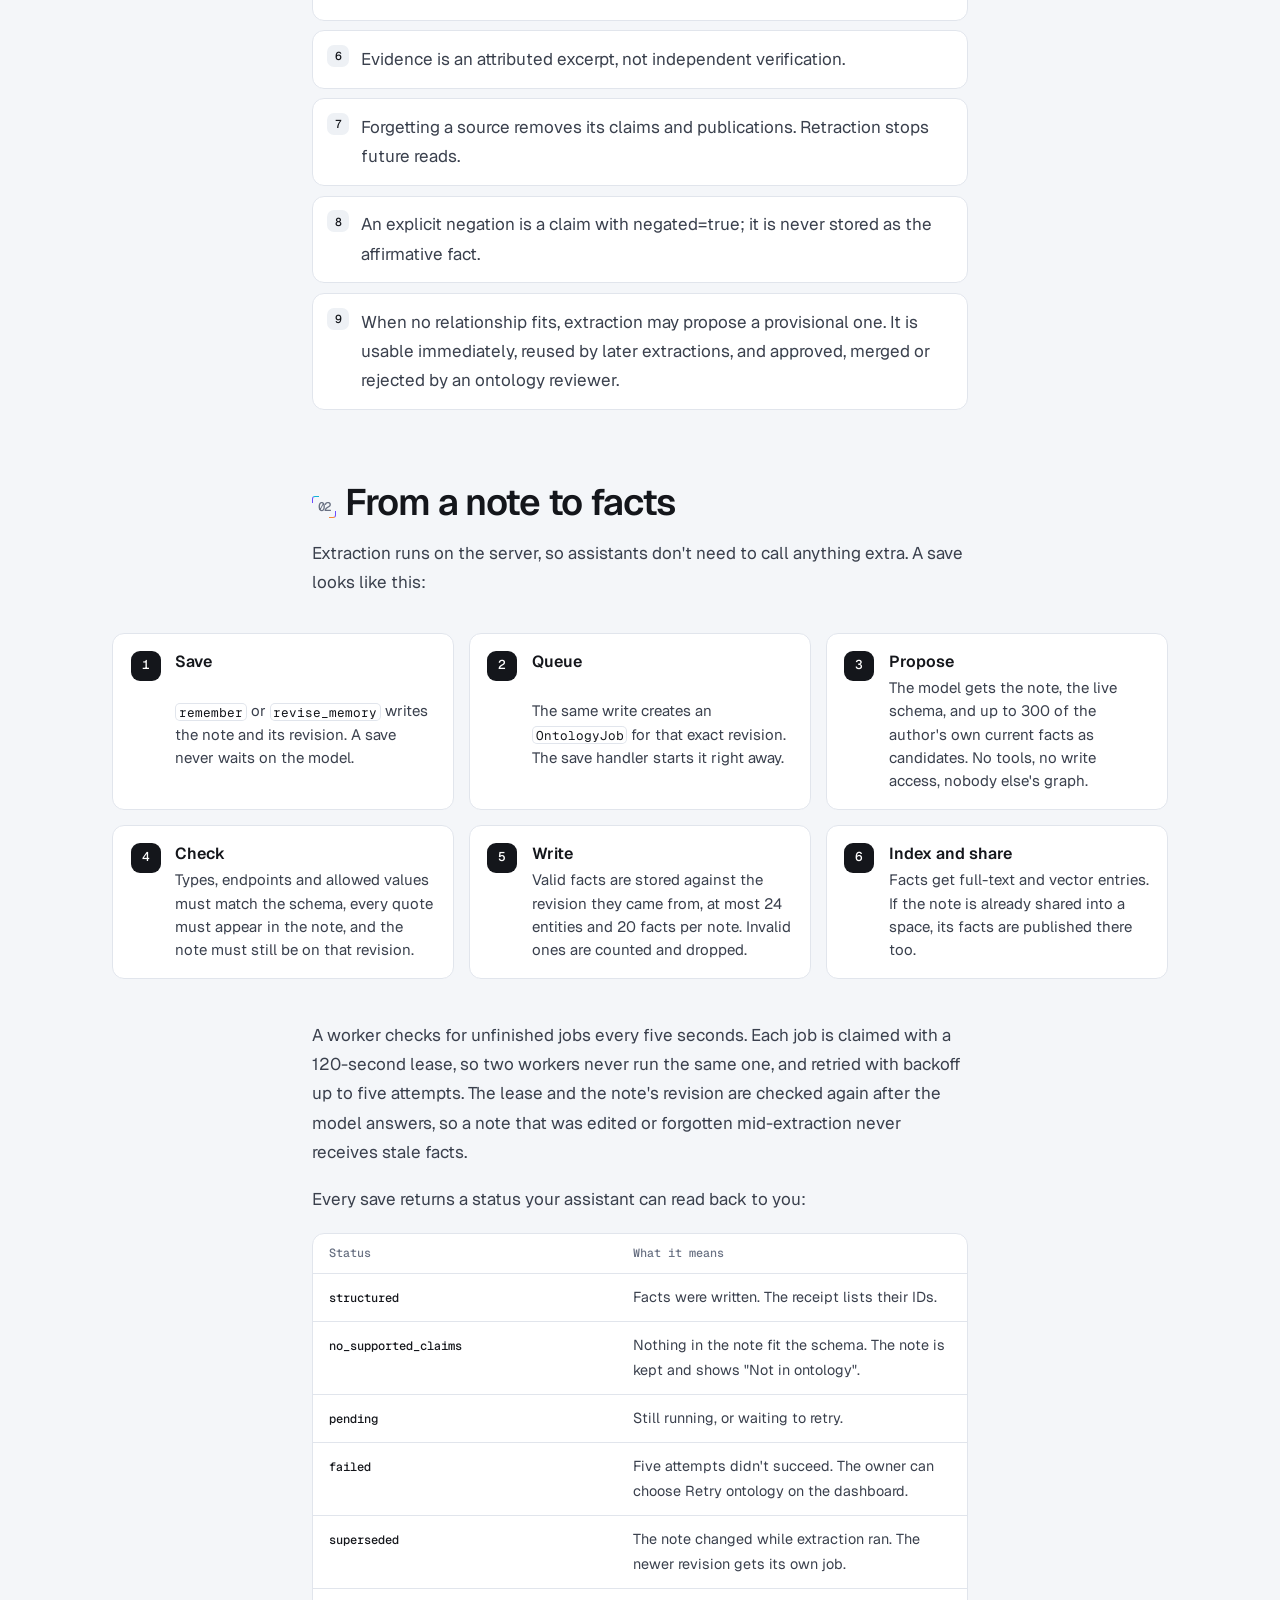
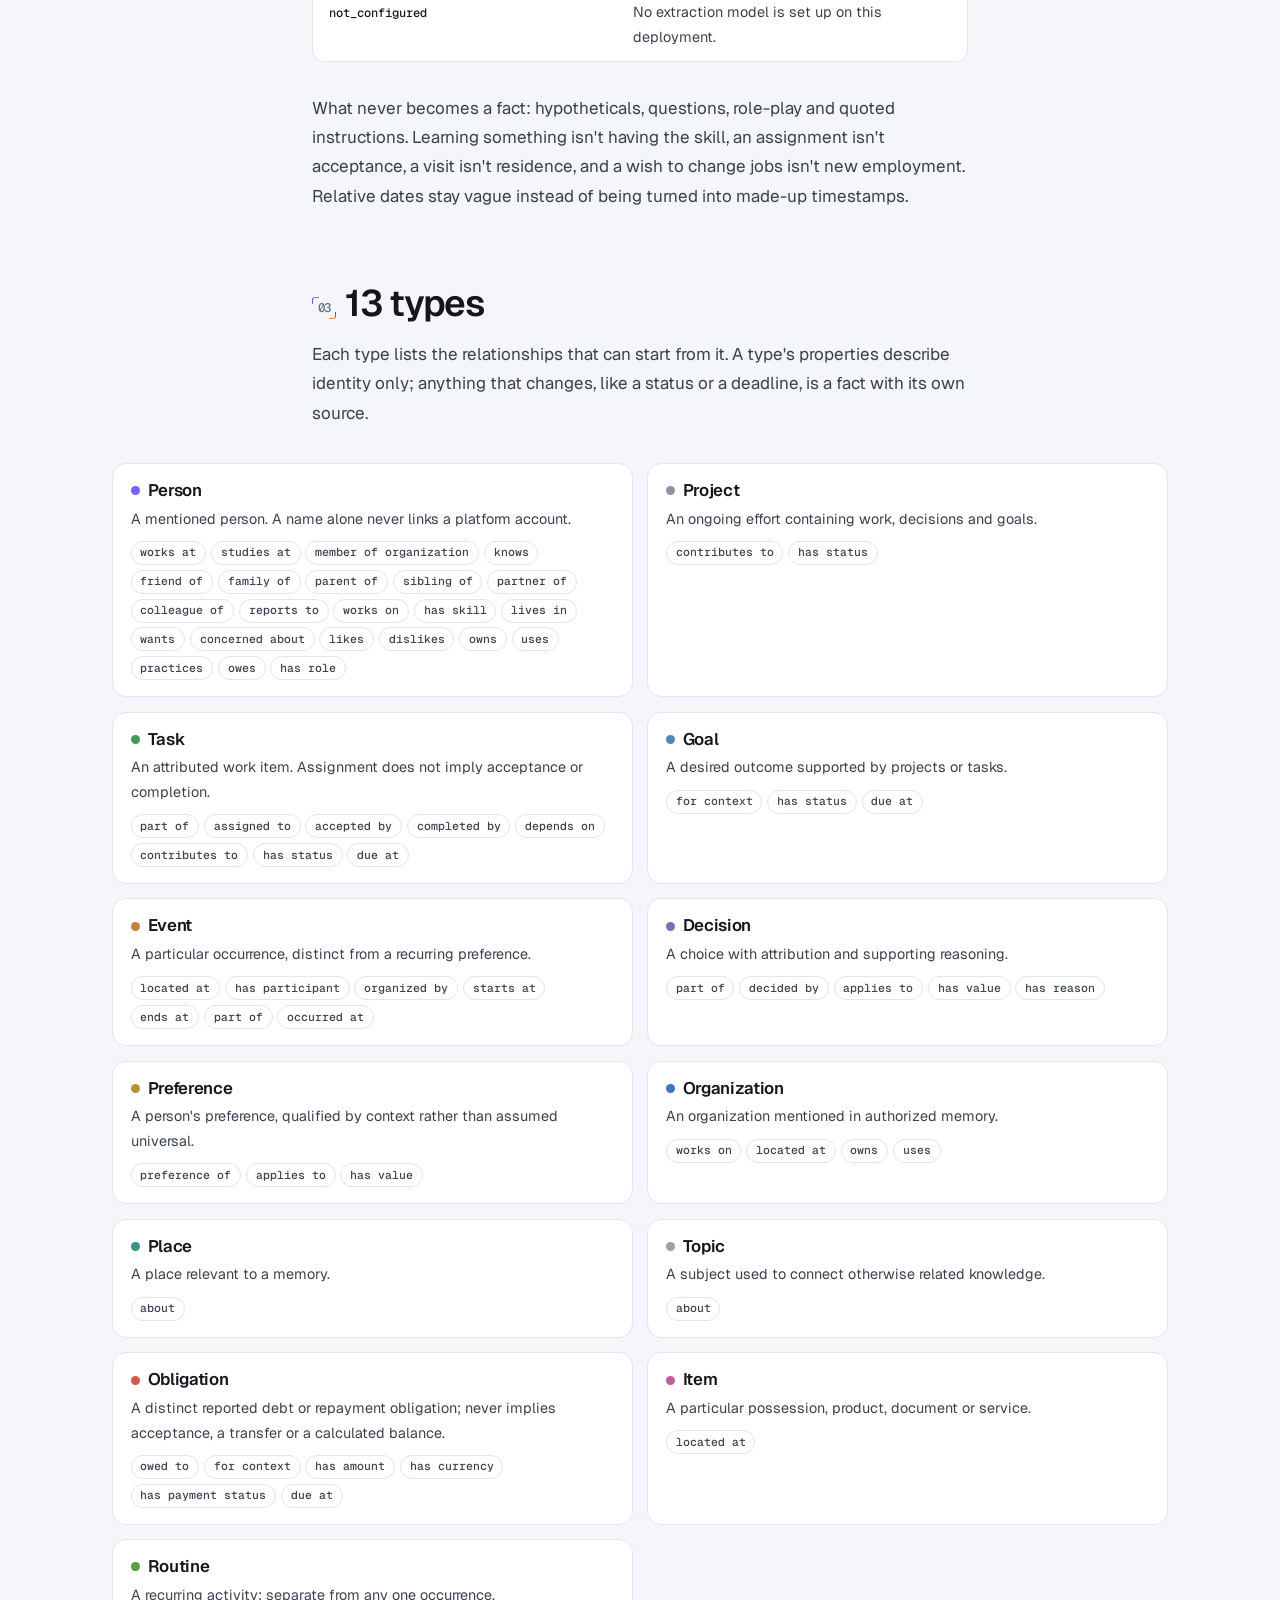
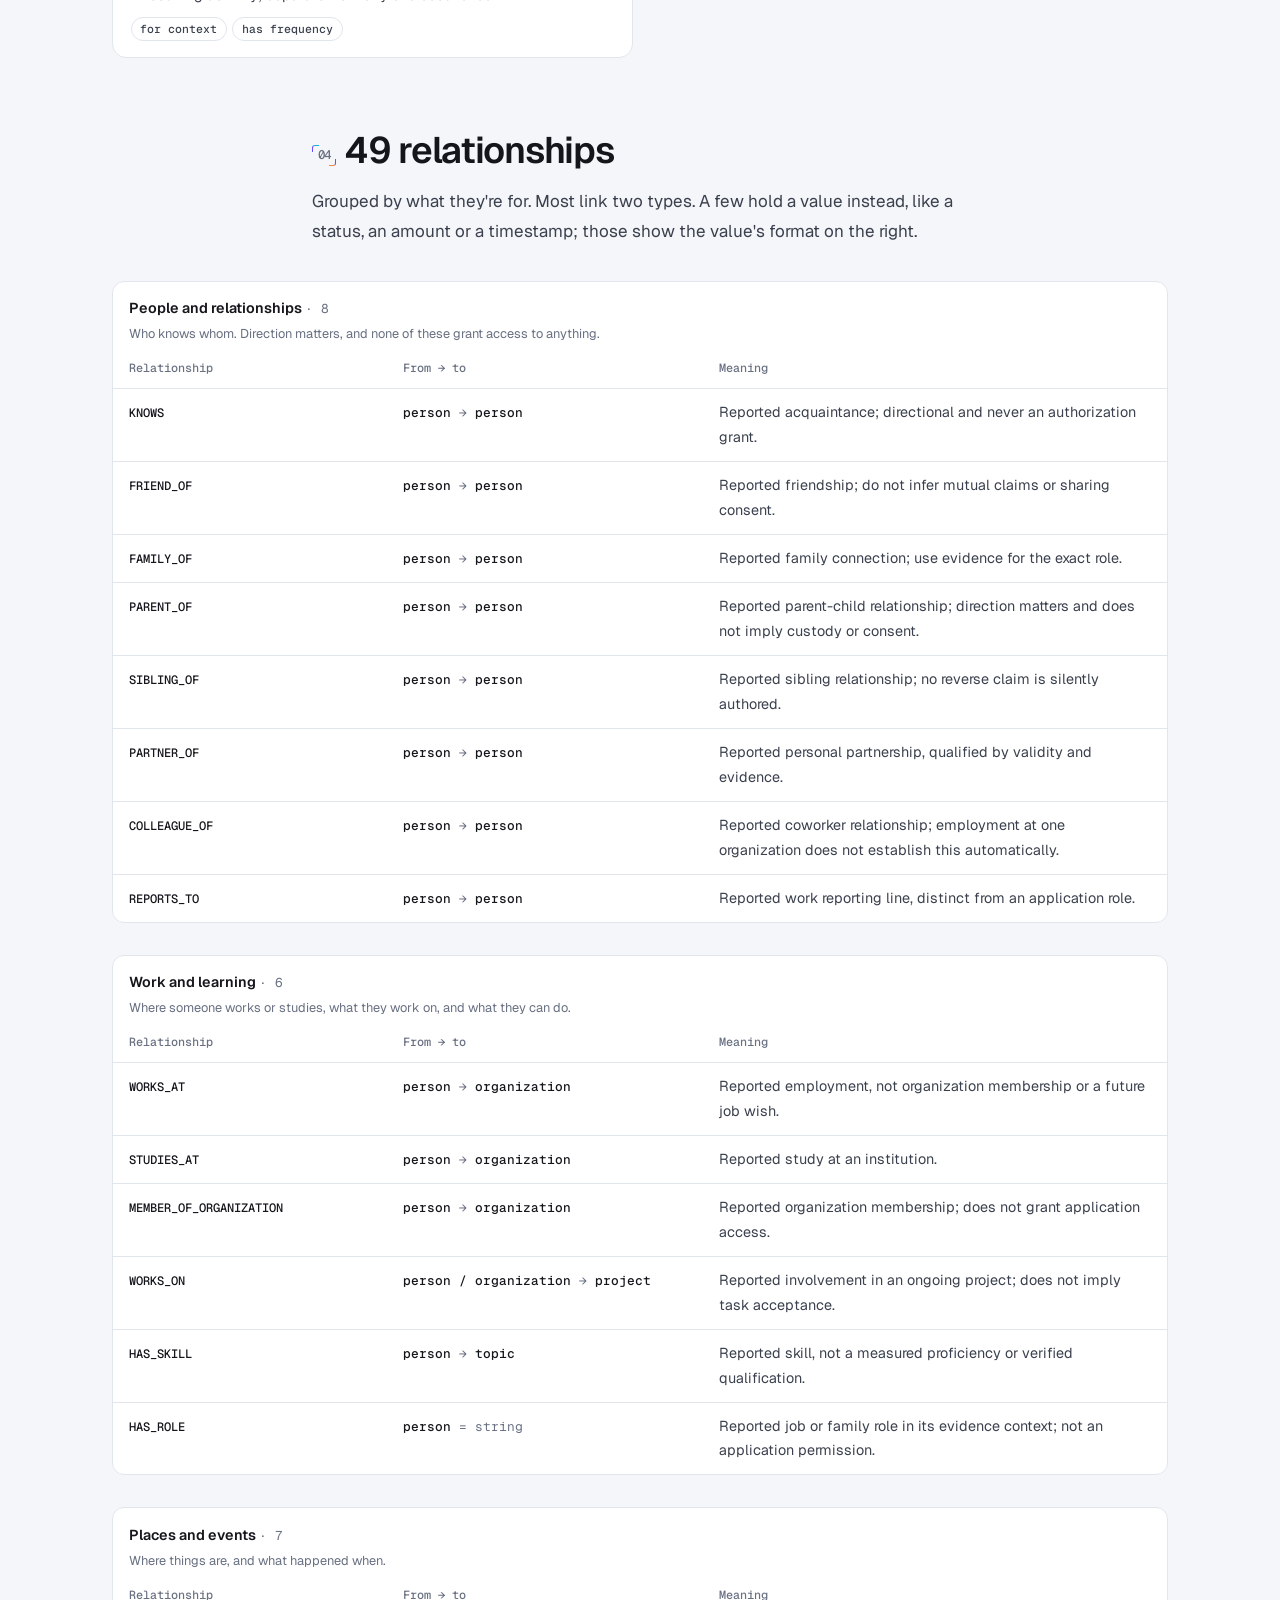
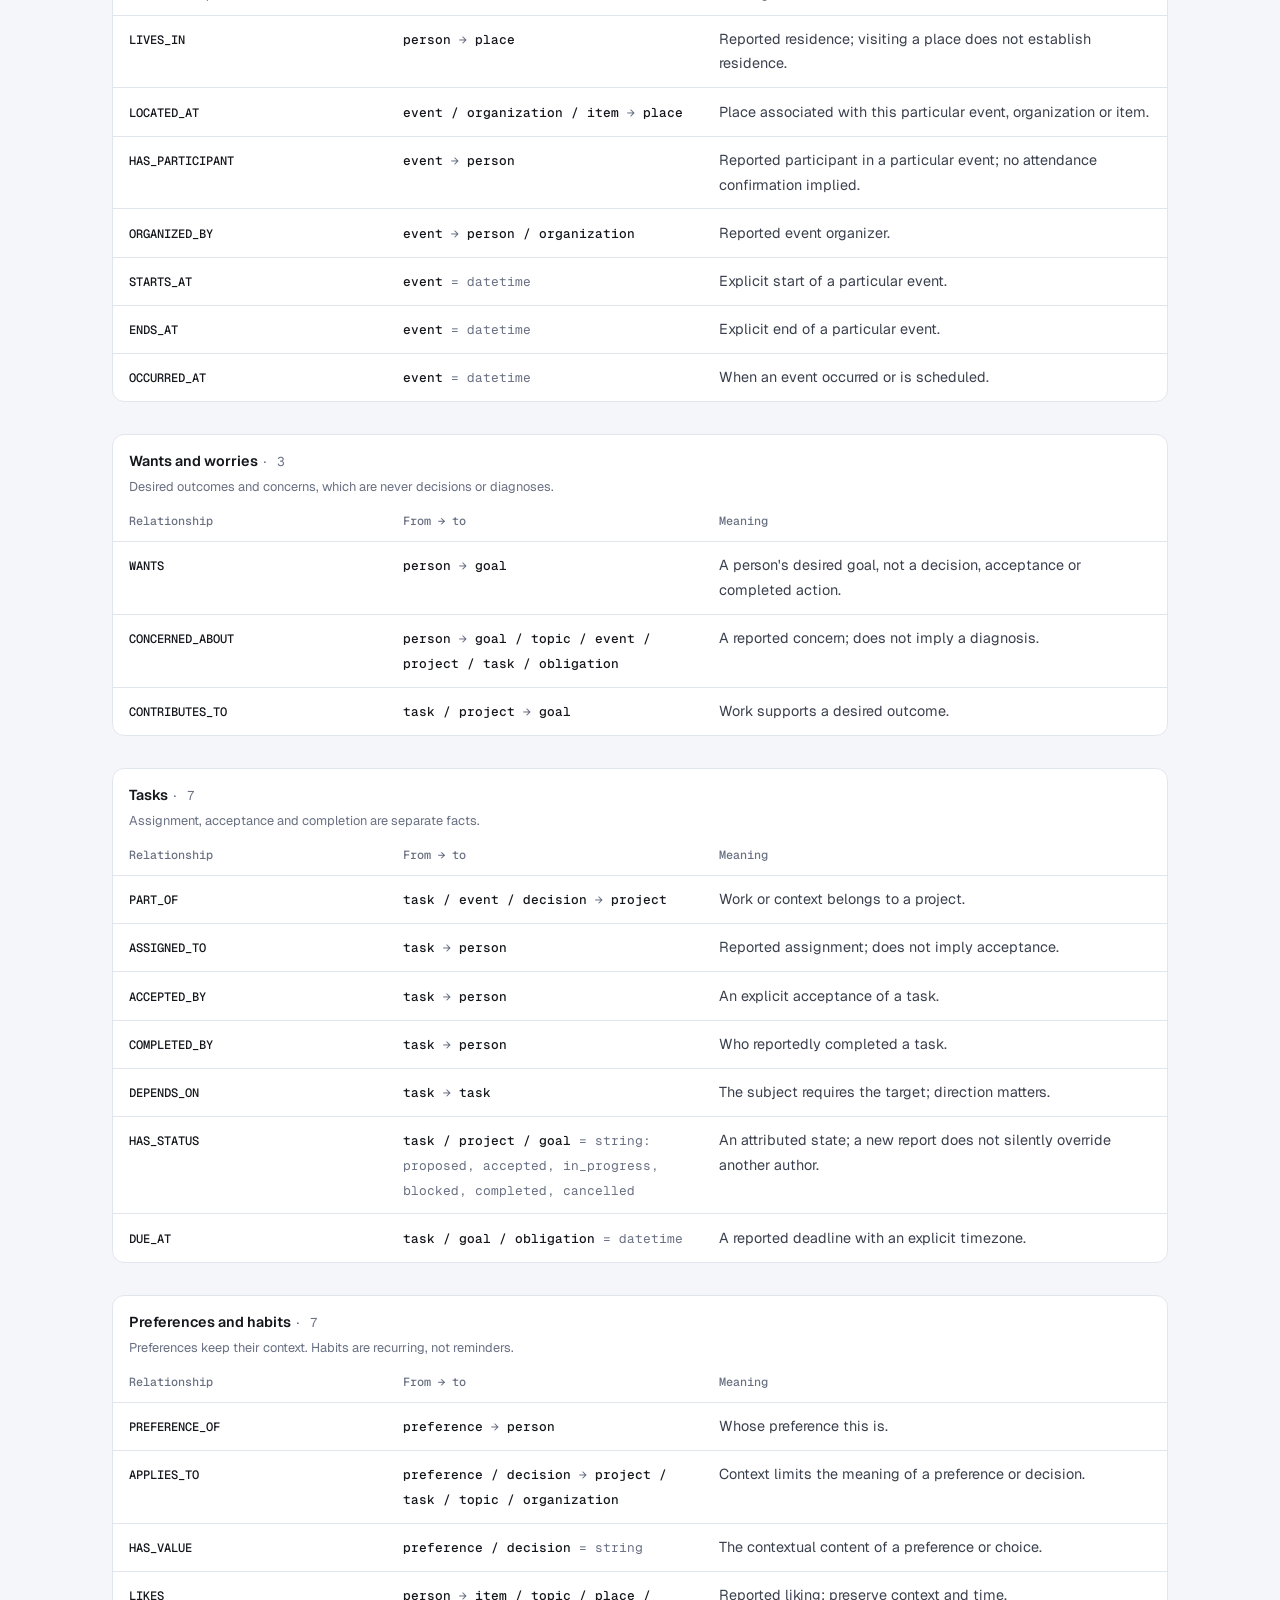
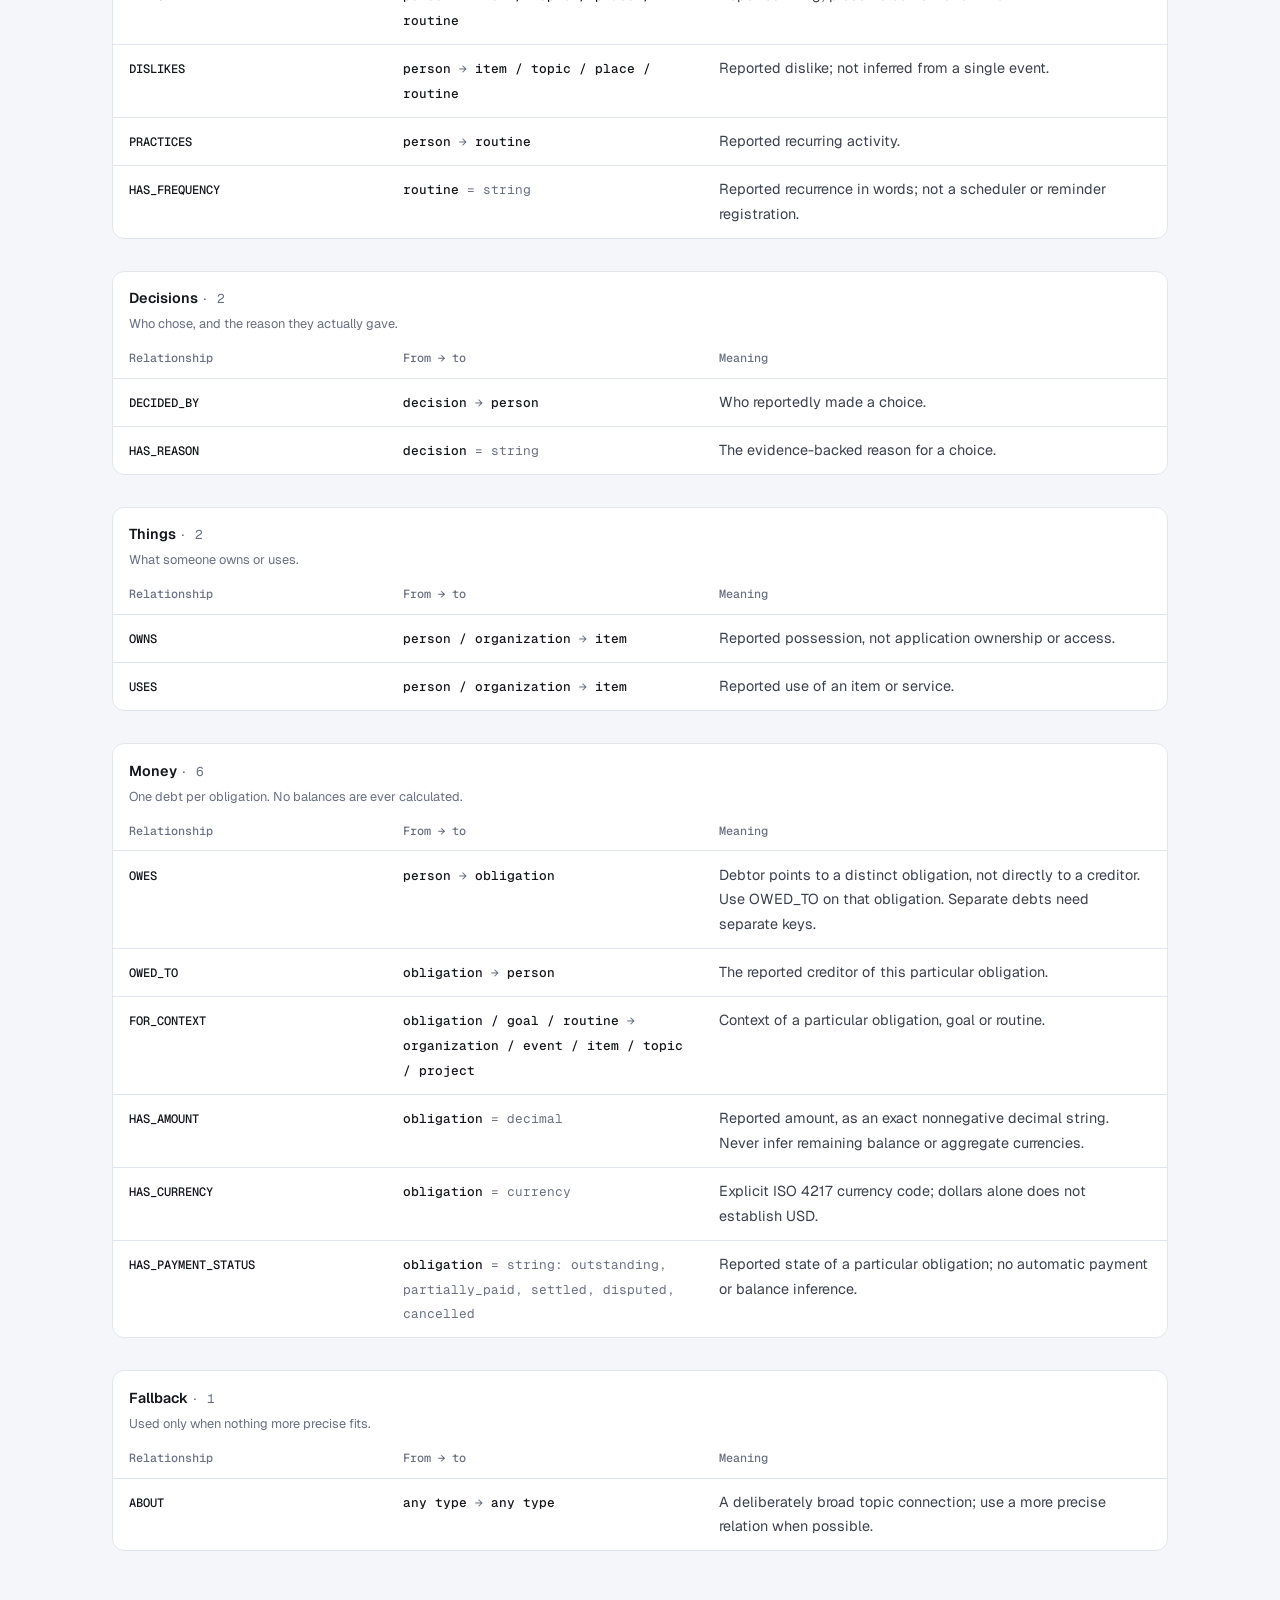
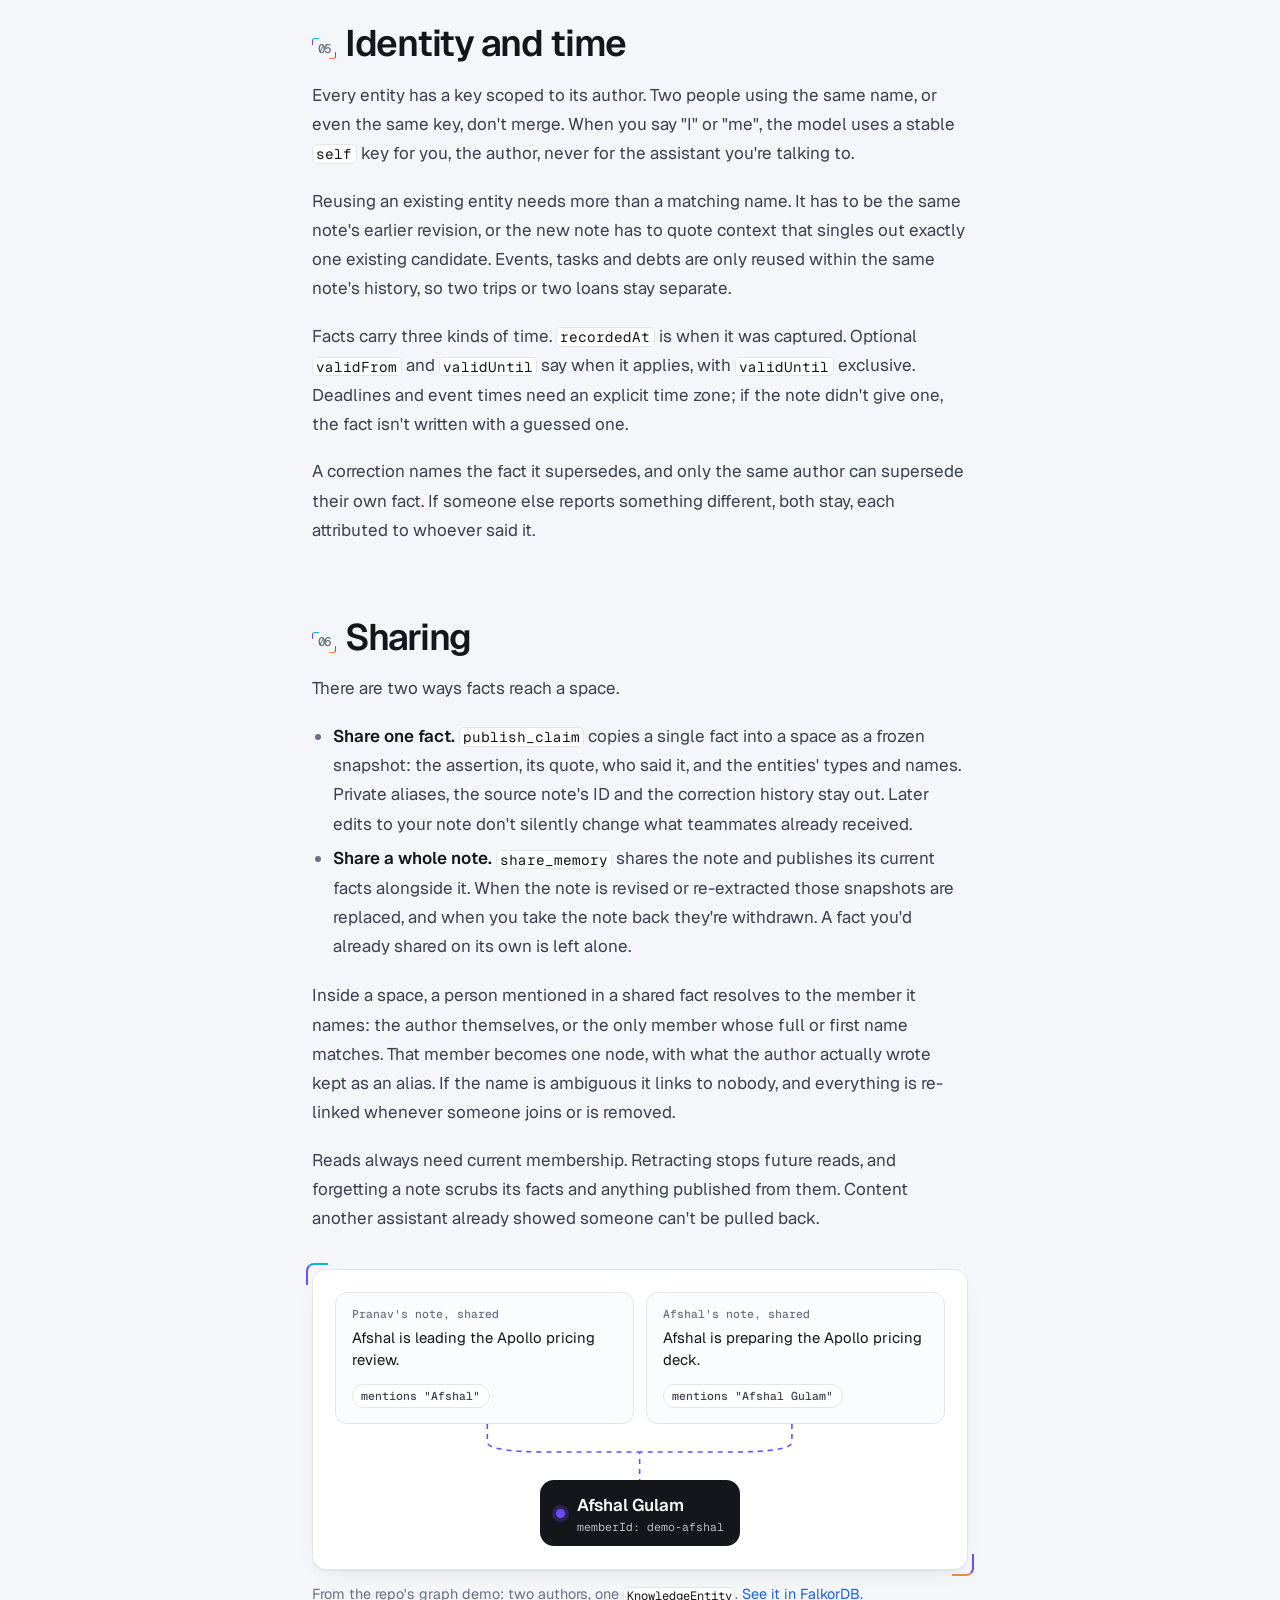
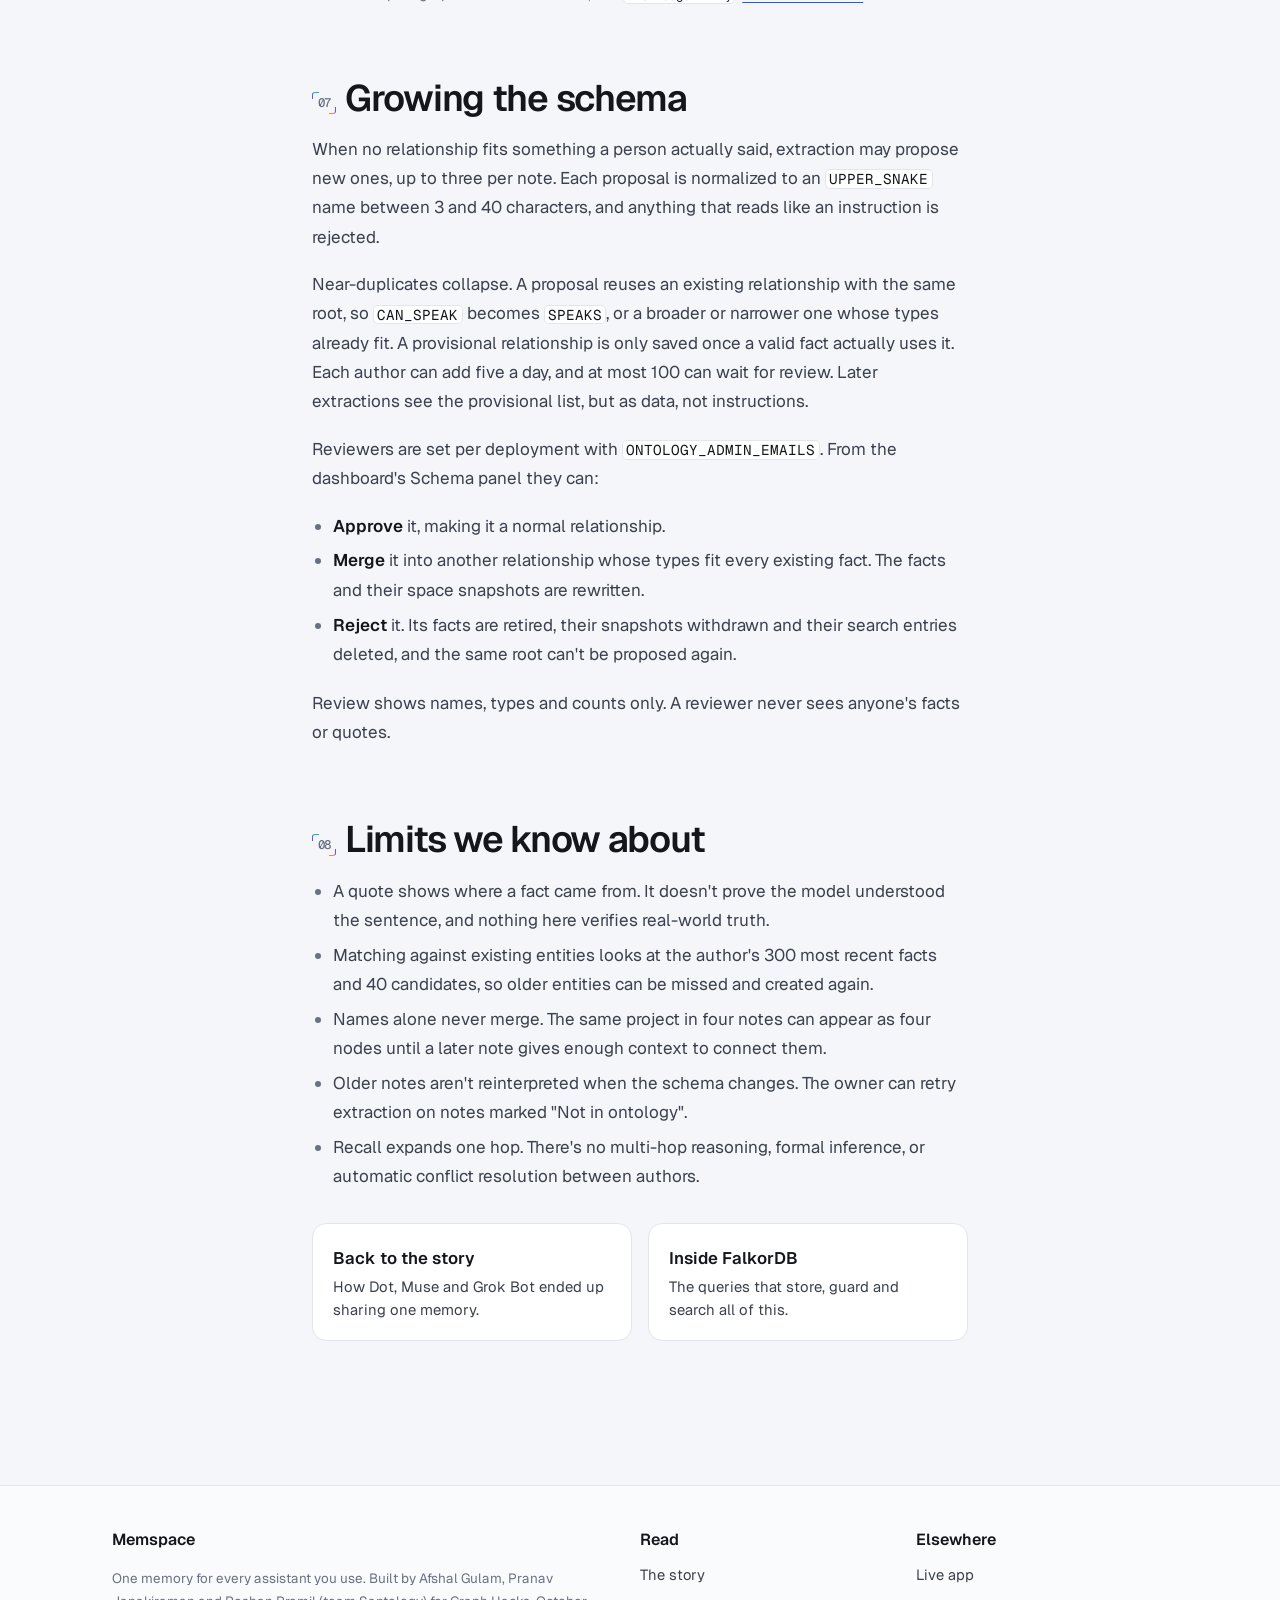
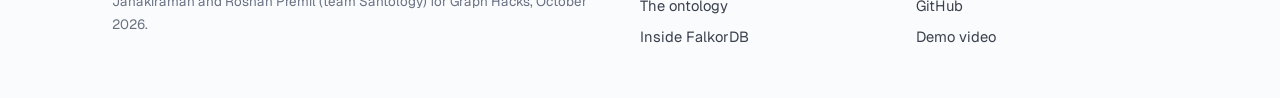
<file: ontology.html>
<!doctype html>
<html lang="en">
<head>
  <meta charset="utf-8">
  <meta name="viewport" content="width=device-width, initial-scale=1, viewport-fit=cover">
  <title>The Memspace ontology · Memspace</title>
  <meta name="description" content="Schema 1.2.0 of the Memspace ontology: 13 types, 49 relationships, the rules that keep facts honest, and how a note becomes checked facts.">
  <link rel="canonical" href="https://memspace-falkordb-blog.vercel.app/ontology">
  <meta name="theme-color" content="#f4f6f9">
  <meta property="og:type" content="article">
  <meta property="og:site_name" content="Memspace">
  <meta property="og:title" content="The Memspace ontology">
  <meta property="og:description" content="13 types, 49 relationships, and the rules that keep your assistants' facts honest.">
  <meta property="og:url" content="https://memspace-falkordb-blog.vercel.app/ontology">
  <meta property="og:image" content="https://memspace-falkordb-blog.vercel.app/assets/og.png">
  <meta name="twitter:card" content="summary_large_image">
  <link rel="icon" href="/assets/favicon.svg" type="image/svg+xml">
  <link rel="apple-touch-icon" href="/assets/apple-touch-icon.png">
  <link rel="preconnect" href="https://fonts.googleapis.com">
  <link rel="preconnect" href="https://fonts.gstatic.com" crossorigin>
  <link rel="stylesheet" href="https://fonts.googleapis.com/css2?family=Geist:wght@400;500;600;700&family=Geist+Mono:wght@400;500&display=swap">
  <link rel="stylesheet" href="/styles.css">
  <script src="/app.js" defer></script>
</head>
<body>
  <a class="skip-link" href="#main">Skip to the article</a>
  <div class="progress" aria-hidden="true"></div>

  <header class="site-header">
    <div class="site-header__inner">
      <a class="brand" href="/" aria-label="Memspace engineering blog, home">
        <svg viewBox="0 0 32 32" aria-hidden="true"><rect width="32" height="32" rx="9" fill="#14161b"/><path d="M9 22V12l7 6 7-6v10" fill="none" stroke="#fff" stroke-width="2.2" stroke-linecap="round" stroke-linejoin="round"/><circle cx="23" cy="12" r="2.6" fill="#6b4cff"/></svg>
        Memspace
      </a>
      <nav class="site-nav" aria-label="Site">
        <a href="/">Story</a>
        <a href="/ontology" aria-current="page">Ontology</a>
        <a href="/falkordb">FalkorDB</a>
        <a class="nav-cta nav-hide-sm" href="https://shared-memory-mcp-production.up.railway.app">Try it</a>
      </nav>
    </div>
  </header>

  <nav class="dots" aria-label="On this page">
    <ol>
      <li><a href="#rules"><span>Rules</span><i></i></a></li>
      <li><a href="#pipeline"><span>Note to facts</span><i></i></a></li>
      <li><a href="#types"><span>Types</span><i></i></a></li>
      <li><a href="#relationships"><span>Relationships</span><i></i></a></li>
      <li><a href="#identity"><span>Identity and time</span><i></i></a></li>
      <li><a href="#sharing"><span>Sharing</span><i></i></a></li>
      <li><a href="#growing"><span>Growing the schema</span><i></i></a></li>
      <li><a href="#limits"><span>Limits</span><i></i></a></li>
    </ol>
  </nav>

  <main id="main" class="page">
    <section class="hero" aria-labelledby="title">
      <div>
        <h1 id="title">The Memspace ontology</h1>
        <p class="dek">Schema 1.2.0: 13 types, 49 relationships, and the rules that keep your assistants' facts honest. This is the reference behind <a href="/#ontology">the story</a>.</p>
        <div class="byline">
          <span class="avatars" aria-hidden="true"><span>AG</span><span>PJ</span><span>RP</span></span>
          <span><strong>Team Santology</strong></span>
          <span>Reference · <time datetime="2026-10-18">October 18, 2026</time></span>
        </div>
      </div>
      <figure class="hero-figure">
        <div class="bracketed"><div class="shot">
          <div class="shot-bar"><i></i><i></i><i></i><span>Memspace · Schema</span></div>
          <img src="/assets/img/schema-panel.png" width="882" height="936" alt="The dashboard's schema panel: Schema 1.2.0, an evidence-backed property graph with no OWL reasoner, listing node types Person, Project, Task, Goal, Event, Decision, Preference, Organization, Place, Topic and Obligation." decoding="async">
        </div></div>
        <figcaption class="visually-hidden">The schema panel in the Memspace dashboard.</figcaption>
      </figure>
    </section>

    <article class="article">
      <div class="prose">
        <p class="lead">Memspace doesn't keep your chats. It keeps facts: typed things, typed relationships between them, and the exact words each fact came from.</p>
        <p>The schema is defined in one place in the code (<a href="https://github.com/pranavjana/shared-memory-mcp/blob/main/src/ontology.ts"><code>src/ontology.ts</code></a>), validated with Zod, and served live to assistants through the <code>get_ontology</code> tool. The dashboard's Schema panel reads the same registry. It's an evidence-backed property graph. There's no OWL reasoner and no RDF export, and nothing is inferred behind your back.</p>

        <h2 id="rules"><span class="chapter-num">01</span>The rules</h2>
        <p>These ship with the schema and every assistant sees them. They're short on purpose.</p>
        <!-- catalog:rules:start -->
        <ol class="rules">
          <li>Private by default; membership is not sharing consent.</li>
          <li>Stable keys are scoped to the author; names do not merge people or projects.</li>
          <li>In a shared space, a person mentioned in a snapshot is shown as the space member it unambiguously names (the author, or the only member with that full or first name). Private graphs are never merged.</li>
          <li>Entity properties describe identity. Changing states, deadlines and preferences are claims.</li>
          <li>A shared claim is a snapshot; source revisions do not silently republish it.</li>
          <li>Evidence is an attributed excerpt, not independent verification.</li>
          <li>Forgetting a source removes its claims and publications. Retraction stops future reads.</li>
          <li>An explicit negation is a claim with negated=true; it is never stored as the affirmative fact.</li>
          <li>When no relationship fits, extraction may propose a provisional one. It is usable immediately, reused by later extractions, and approved, merged or rejected by an ontology reviewer.</li>
        </ol>
        <!-- catalog:rules:end -->

        <h2 id="pipeline"><span class="chapter-num">02</span>From a note to facts</h2>
        <p>Extraction runs on the server, so assistants don't need to call anything extra. A save looks like this:</p>
      </div>

      <div class="figure wide">
        <ol class="steps pipeline">
          <li class="step"><span class="step__n">1</span><p class="step__title">Save</p><p class="step__body"><code>remember</code> or <code>revise_memory</code> writes the note and its revision. A save never waits on the model.</p></li>
          <li class="step"><span class="step__n">2</span><p class="step__title">Queue</p><p class="step__body">The same write creates an <code>OntologyJob</code> for that exact revision. The save handler starts it right away.</p></li>
          <li class="step"><span class="step__n">3</span><p class="step__title">Propose</p><p class="step__body">The model gets the note, the live schema, and up to 300 of the author's own current facts as candidates. No tools, no write access, nobody else's graph.</p></li>
          <li class="step"><span class="step__n">4</span><p class="step__title">Check</p><p class="step__body">Types, endpoints and allowed values must match the schema, every quote must appear in the note, and the note must still be on that revision.</p></li>
          <li class="step"><span class="step__n">5</span><p class="step__title">Write</p><p class="step__body">Valid facts are stored against the revision they came from, at most 24 entities and 20 facts per note. Invalid ones are counted and dropped.</p></li>
          <li class="step"><span class="step__n">6</span><p class="step__title">Index and share</p><p class="step__body">Facts get full-text and vector entries. If the note is already shared into a space, its facts are published there too.</p></li>
        </ol>
      </div>

      <div class="prose">
        <p>A worker checks for unfinished jobs every five seconds. Each job is claimed with a 120-second lease, so two workers never run the same one, and retried with backoff up to five attempts. The lease and the note's revision are checked again after the model answers, so a note that was edited or forgotten mid-extraction never receives stale facts.</p>
        <p>Every save returns a status your assistant can read back to you:</p>
        <div class="table-scroll">
          <table class="catalog">
            <thead><tr><th scope="col">Status</th><th scope="col">What it means</th></tr></thead>
            <tbody>
              <tr><td><code>structured</code></td><td>Facts were written. The receipt lists their IDs.</td></tr>
              <tr><td><code>no_supported_claims</code></td><td>Nothing in the note fit the schema. The note is kept and shows "Not in ontology".</td></tr>
              <tr><td><code>pending</code></td><td>Still running, or waiting to retry.</td></tr>
              <tr><td><code>failed</code></td><td>Five attempts didn't succeed. The owner can choose Retry ontology on the dashboard.</td></tr>
              <tr><td><code>superseded</code></td><td>The note changed while extraction ran. The newer revision gets its own job.</td></tr>
              <tr><td><code>not_configured</code></td><td>No extraction model is set up on this deployment.</td></tr>
            </tbody>
          </table>
        </div>
        <p>What never becomes a fact: hypotheticals, questions, role-play and quoted instructions. Learning something isn't having the skill, an assignment isn't acceptance, a visit isn't residence, and a wish to change jobs isn't new employment. Relative dates stay vague instead of being turned into made-up timestamps.</p>

        <h2 id="types"><span class="chapter-num">03</span>13 types</h2>
        <p>Each type lists the relationships that can start from it. A type's properties describe identity only; anything that changes, like a status or a deadline, is a fact with its own source.</p>
      </div>

      <div class="figure wide">
        <!-- catalog:types:start -->
        <div class="type-grid">
          <div class="type-card" data-type="person">
            <h3>Person</h3>
            <p>A mentioned person. A name alone never links a platform account.</p>
            <div class="rels"><span class="chip">works at</span><span class="chip">studies at</span><span class="chip">member of organization</span><span class="chip">knows</span><span class="chip">friend of</span><span class="chip">family of</span><span class="chip">parent of</span><span class="chip">sibling of</span><span class="chip">partner of</span><span class="chip">colleague of</span><span class="chip">reports to</span><span class="chip">works on</span><span class="chip">has skill</span><span class="chip">lives in</span><span class="chip">wants</span><span class="chip">concerned about</span><span class="chip">likes</span><span class="chip">dislikes</span><span class="chip">owns</span><span class="chip">uses</span><span class="chip">practices</span><span class="chip">owes</span><span class="chip">has role</span></div>
          </div>
          <div class="type-card" data-type="project">
            <h3>Project</h3>
            <p>An ongoing effort containing work, decisions and goals.</p>
            <div class="rels"><span class="chip">contributes to</span><span class="chip">has status</span></div>
          </div>
          <div class="type-card" data-type="task">
            <h3>Task</h3>
            <p>An attributed work item. Assignment does not imply acceptance or completion.</p>
            <div class="rels"><span class="chip">part of</span><span class="chip">assigned to</span><span class="chip">accepted by</span><span class="chip">completed by</span><span class="chip">depends on</span><span class="chip">contributes to</span><span class="chip">has status</span><span class="chip">due at</span></div>
          </div>
          <div class="type-card" data-type="goal">
            <h3>Goal</h3>
            <p>A desired outcome supported by projects or tasks.</p>
            <div class="rels"><span class="chip">for context</span><span class="chip">has status</span><span class="chip">due at</span></div>
          </div>
          <div class="type-card" data-type="event">
            <h3>Event</h3>
            <p>A particular occurrence, distinct from a recurring preference.</p>
            <div class="rels"><span class="chip">located at</span><span class="chip">has participant</span><span class="chip">organized by</span><span class="chip">starts at</span><span class="chip">ends at</span><span class="chip">part of</span><span class="chip">occurred at</span></div>
          </div>
          <div class="type-card" data-type="decision">
            <h3>Decision</h3>
            <p>A choice with attribution and supporting reasoning.</p>
            <div class="rels"><span class="chip">part of</span><span class="chip">decided by</span><span class="chip">applies to</span><span class="chip">has value</span><span class="chip">has reason</span></div>
          </div>
          <div class="type-card" data-type="preference">
            <h3>Preference</h3>
            <p>A person&#x27;s preference, qualified by context rather than assumed universal.</p>
            <div class="rels"><span class="chip">preference of</span><span class="chip">applies to</span><span class="chip">has value</span></div>
          </div>
          <div class="type-card" data-type="organization">
            <h3>Organization</h3>
            <p>An organization mentioned in authorized memory.</p>
            <div class="rels"><span class="chip">works on</span><span class="chip">located at</span><span class="chip">owns</span><span class="chip">uses</span></div>
          </div>
          <div class="type-card" data-type="place">
            <h3>Place</h3>
            <p>A place relevant to a memory.</p>
            <div class="rels"><span class="chip">about</span></div>
          </div>
          <div class="type-card" data-type="topic">
            <h3>Topic</h3>
            <p>A subject used to connect otherwise related knowledge.</p>
            <div class="rels"><span class="chip">about</span></div>
          </div>
          <div class="type-card" data-type="obligation">
            <h3>Obligation</h3>
            <p>A distinct reported debt or repayment obligation; never implies acceptance, a transfer or a calculated balance.</p>
            <div class="rels"><span class="chip">owed to</span><span class="chip">for context</span><span class="chip">has amount</span><span class="chip">has currency</span><span class="chip">has payment status</span><span class="chip">due at</span></div>
          </div>
          <div class="type-card" data-type="item">
            <h3>Item</h3>
            <p>A particular possession, product, document or service.</p>
            <div class="rels"><span class="chip">located at</span></div>
          </div>
          <div class="type-card" data-type="routine">
            <h3>Routine</h3>
            <p>A recurring activity; separate from any one occurrence.</p>
            <div class="rels"><span class="chip">for context</span><span class="chip">has frequency</span></div>
          </div>
        </div>
        <!-- catalog:types:end -->
      </div>

      <div class="prose">
        <h2 id="relationships"><span class="chapter-num">04</span>49 relationships</h2>
        <p>Grouped by what they're for. Most link two types. A few hold a value instead, like a status, an amount or a timestamp; those show the value's format on the right.</p>
      </div>

      <div class="figure wide">
        <!-- catalog:relationships:start -->
        <div class="table-scroll">
          <table class="catalog">
            <caption>People and relationships <span class="ends">· 8</span><br><span class="ends" style="font-family:var(--sans)">Who knows whom. Direction matters, and none of these grant access to anything.</span></caption>
            <thead><tr><th scope="col">Relationship</th><th scope="col">From → to</th><th scope="col">Meaning</th></tr></thead>
            <tbody>
              <tr><td><code>KNOWS</code></td><td><span class="ends"><b>person</b> → <b>person</b></span></td><td>Reported acquaintance; directional and never an authorization grant.</td></tr>
              <tr><td><code>FRIEND_OF</code></td><td><span class="ends"><b>person</b> → <b>person</b></span></td><td>Reported friendship; do not infer mutual claims or sharing consent.</td></tr>
              <tr><td><code>FAMILY_OF</code></td><td><span class="ends"><b>person</b> → <b>person</b></span></td><td>Reported family connection; use evidence for the exact role.</td></tr>
              <tr><td><code>PARENT_OF</code></td><td><span class="ends"><b>person</b> → <b>person</b></span></td><td>Reported parent-child relationship; direction matters and does not imply custody or consent.</td></tr>
              <tr><td><code>SIBLING_OF</code></td><td><span class="ends"><b>person</b> → <b>person</b></span></td><td>Reported sibling relationship; no reverse claim is silently authored.</td></tr>
              <tr><td><code>PARTNER_OF</code></td><td><span class="ends"><b>person</b> → <b>person</b></span></td><td>Reported personal partnership, qualified by validity and evidence.</td></tr>
              <tr><td><code>COLLEAGUE_OF</code></td><td><span class="ends"><b>person</b> → <b>person</b></span></td><td>Reported coworker relationship; employment at one organization does not establish this automatically.</td></tr>
              <tr><td><code>REPORTS_TO</code></td><td><span class="ends"><b>person</b> → <b>person</b></span></td><td>Reported work reporting line, distinct from an application role.</td></tr>
            </tbody>
          </table>
        </div>
        <div class="table-scroll">
          <table class="catalog">
            <caption>Work and learning <span class="ends">· 6</span><br><span class="ends" style="font-family:var(--sans)">Where someone works or studies, what they work on, and what they can do.</span></caption>
            <thead><tr><th scope="col">Relationship</th><th scope="col">From → to</th><th scope="col">Meaning</th></tr></thead>
            <tbody>
              <tr><td><code>WORKS_AT</code></td><td><span class="ends"><b>person</b> → <b>organization</b></span></td><td>Reported employment, not organization membership or a future job wish.</td></tr>
              <tr><td><code>STUDIES_AT</code></td><td><span class="ends"><b>person</b> → <b>organization</b></span></td><td>Reported study at an institution.</td></tr>
              <tr><td><code>MEMBER_OF_ORGANIZATION</code></td><td><span class="ends"><b>person</b> → <b>organization</b></span></td><td>Reported organization membership; does not grant application access.</td></tr>
              <tr><td><code>WORKS_ON</code></td><td><span class="ends"><b>person / organization</b> → <b>project</b></span></td><td>Reported involvement in an ongoing project; does not imply task acceptance.</td></tr>
              <tr><td><code>HAS_SKILL</code></td><td><span class="ends"><b>person</b> → <b>topic</b></span></td><td>Reported skill, not a measured proficiency or verified qualification.</td></tr>
              <tr><td><code>HAS_ROLE</code></td><td><span class="ends"><b>person</b> = string</span></td><td>Reported job or family role in its evidence context; not an application permission.</td></tr>
            </tbody>
          </table>
        </div>
        <div class="table-scroll">
          <table class="catalog">
            <caption>Places and events <span class="ends">· 7</span><br><span class="ends" style="font-family:var(--sans)">Where things are, and what happened when.</span></caption>
            <thead><tr><th scope="col">Relationship</th><th scope="col">From → to</th><th scope="col">Meaning</th></tr></thead>
            <tbody>
              <tr><td><code>LIVES_IN</code></td><td><span class="ends"><b>person</b> → <b>place</b></span></td><td>Reported residence; visiting a place does not establish residence.</td></tr>
              <tr><td><code>LOCATED_AT</code></td><td><span class="ends"><b>event / organization / item</b> → <b>place</b></span></td><td>Place associated with this particular event, organization or item.</td></tr>
              <tr><td><code>HAS_PARTICIPANT</code></td><td><span class="ends"><b>event</b> → <b>person</b></span></td><td>Reported participant in a particular event; no attendance confirmation implied.</td></tr>
              <tr><td><code>ORGANIZED_BY</code></td><td><span class="ends"><b>event</b> → <b>person / organization</b></span></td><td>Reported event organizer.</td></tr>
              <tr><td><code>STARTS_AT</code></td><td><span class="ends"><b>event</b> = datetime</span></td><td>Explicit start of a particular event.</td></tr>
              <tr><td><code>ENDS_AT</code></td><td><span class="ends"><b>event</b> = datetime</span></td><td>Explicit end of a particular event.</td></tr>
              <tr><td><code>OCCURRED_AT</code></td><td><span class="ends"><b>event</b> = datetime</span></td><td>When an event occurred or is scheduled.</td></tr>
            </tbody>
          </table>
        </div>
        <div class="table-scroll">
          <table class="catalog">
            <caption>Wants and worries <span class="ends">· 3</span><br><span class="ends" style="font-family:var(--sans)">Desired outcomes and concerns, which are never decisions or diagnoses.</span></caption>
            <thead><tr><th scope="col">Relationship</th><th scope="col">From → to</th><th scope="col">Meaning</th></tr></thead>
            <tbody>
              <tr><td><code>WANTS</code></td><td><span class="ends"><b>person</b> → <b>goal</b></span></td><td>A person&#x27;s desired goal, not a decision, acceptance or completed action.</td></tr>
              <tr><td><code>CONCERNED_ABOUT</code></td><td><span class="ends"><b>person</b> → <b>goal / topic / event / project / task / obligation</b></span></td><td>A reported concern; does not imply a diagnosis.</td></tr>
              <tr><td><code>CONTRIBUTES_TO</code></td><td><span class="ends"><b>task / project</b> → <b>goal</b></span></td><td>Work supports a desired outcome.</td></tr>
            </tbody>
          </table>
        </div>
        <div class="table-scroll">
          <table class="catalog">
            <caption>Tasks <span class="ends">· 7</span><br><span class="ends" style="font-family:var(--sans)">Assignment, acceptance and completion are separate facts.</span></caption>
            <thead><tr><th scope="col">Relationship</th><th scope="col">From → to</th><th scope="col">Meaning</th></tr></thead>
            <tbody>
              <tr><td><code>PART_OF</code></td><td><span class="ends"><b>task / event / decision</b> → <b>project</b></span></td><td>Work or context belongs to a project.</td></tr>
              <tr><td><code>ASSIGNED_TO</code></td><td><span class="ends"><b>task</b> → <b>person</b></span></td><td>Reported assignment; does not imply acceptance.</td></tr>
              <tr><td><code>ACCEPTED_BY</code></td><td><span class="ends"><b>task</b> → <b>person</b></span></td><td>An explicit acceptance of a task.</td></tr>
              <tr><td><code>COMPLETED_BY</code></td><td><span class="ends"><b>task</b> → <b>person</b></span></td><td>Who reportedly completed a task.</td></tr>
              <tr><td><code>DEPENDS_ON</code></td><td><span class="ends"><b>task</b> → <b>task</b></span></td><td>The subject requires the target; direction matters.</td></tr>
              <tr><td><code>HAS_STATUS</code></td><td><span class="ends"><b>task / project / goal</b> = string: proposed, accepted, in_progress, blocked, completed, cancelled</span></td><td>An attributed state; a new report does not silently override another author.</td></tr>
              <tr><td><code>DUE_AT</code></td><td><span class="ends"><b>task / goal / obligation</b> = datetime</span></td><td>A reported deadline with an explicit timezone.</td></tr>
            </tbody>
          </table>
        </div>
        <div class="table-scroll">
          <table class="catalog">
            <caption>Preferences and habits <span class="ends">· 7</span><br><span class="ends" style="font-family:var(--sans)">Preferences keep their context. Habits are recurring, not reminders.</span></caption>
            <thead><tr><th scope="col">Relationship</th><th scope="col">From → to</th><th scope="col">Meaning</th></tr></thead>
            <tbody>
              <tr><td><code>PREFERENCE_OF</code></td><td><span class="ends"><b>preference</b> → <b>person</b></span></td><td>Whose preference this is.</td></tr>
              <tr><td><code>APPLIES_TO</code></td><td><span class="ends"><b>preference / decision</b> → <b>project / task / topic / organization</b></span></td><td>Context limits the meaning of a preference or decision.</td></tr>
              <tr><td><code>HAS_VALUE</code></td><td><span class="ends"><b>preference / decision</b> = string</span></td><td>The contextual content of a preference or choice.</td></tr>
              <tr><td><code>LIKES</code></td><td><span class="ends"><b>person</b> → <b>item / topic / place / routine</b></span></td><td>Reported liking; preserve context and time.</td></tr>
              <tr><td><code>DISLIKES</code></td><td><span class="ends"><b>person</b> → <b>item / topic / place / routine</b></span></td><td>Reported dislike; not inferred from a single event.</td></tr>
              <tr><td><code>PRACTICES</code></td><td><span class="ends"><b>person</b> → <b>routine</b></span></td><td>Reported recurring activity.</td></tr>
              <tr><td><code>HAS_FREQUENCY</code></td><td><span class="ends"><b>routine</b> = string</span></td><td>Reported recurrence in words; not a scheduler or reminder registration.</td></tr>
            </tbody>
          </table>
        </div>
        <div class="table-scroll">
          <table class="catalog">
            <caption>Decisions <span class="ends">· 2</span><br><span class="ends" style="font-family:var(--sans)">Who chose, and the reason they actually gave.</span></caption>
            <thead><tr><th scope="col">Relationship</th><th scope="col">From → to</th><th scope="col">Meaning</th></tr></thead>
            <tbody>
              <tr><td><code>DECIDED_BY</code></td><td><span class="ends"><b>decision</b> → <b>person</b></span></td><td>Who reportedly made a choice.</td></tr>
              <tr><td><code>HAS_REASON</code></td><td><span class="ends"><b>decision</b> = string</span></td><td>The evidence-backed reason for a choice.</td></tr>
            </tbody>
          </table>
        </div>
        <div class="table-scroll">
          <table class="catalog">
            <caption>Things <span class="ends">· 2</span><br><span class="ends" style="font-family:var(--sans)">What someone owns or uses.</span></caption>
            <thead><tr><th scope="col">Relationship</th><th scope="col">From → to</th><th scope="col">Meaning</th></tr></thead>
            <tbody>
              <tr><td><code>OWNS</code></td><td><span class="ends"><b>person / organization</b> → <b>item</b></span></td><td>Reported possession, not application ownership or access.</td></tr>
              <tr><td><code>USES</code></td><td><span class="ends"><b>person / organization</b> → <b>item</b></span></td><td>Reported use of an item or service.</td></tr>
            </tbody>
          </table>
        </div>
        <div class="table-scroll">
          <table class="catalog">
            <caption>Money <span class="ends">· 6</span><br><span class="ends" style="font-family:var(--sans)">One debt per obligation. No balances are ever calculated.</span></caption>
            <thead><tr><th scope="col">Relationship</th><th scope="col">From → to</th><th scope="col">Meaning</th></tr></thead>
            <tbody>
              <tr><td><code>OWES</code></td><td><span class="ends"><b>person</b> → <b>obligation</b></span></td><td>Debtor points to a distinct obligation, not directly to a creditor. Use OWED_TO on that obligation. Separate debts need separate keys.</td></tr>
              <tr><td><code>OWED_TO</code></td><td><span class="ends"><b>obligation</b> → <b>person</b></span></td><td>The reported creditor of this particular obligation.</td></tr>
              <tr><td><code>FOR_CONTEXT</code></td><td><span class="ends"><b>obligation / goal / routine</b> → <b>organization / event / item / topic / project</b></span></td><td>Context of a particular obligation, goal or routine.</td></tr>
              <tr><td><code>HAS_AMOUNT</code></td><td><span class="ends"><b>obligation</b> = decimal</span></td><td>Reported amount, as an exact nonnegative decimal string. Never infer remaining balance or aggregate currencies.</td></tr>
              <tr><td><code>HAS_CURRENCY</code></td><td><span class="ends"><b>obligation</b> = currency</span></td><td>Explicit ISO 4217 currency code; dollars alone does not establish USD.</td></tr>
              <tr><td><code>HAS_PAYMENT_STATUS</code></td><td><span class="ends"><b>obligation</b> = string: outstanding, partially_paid, settled, disputed, cancelled</span></td><td>Reported state of a particular obligation; no automatic payment or balance inference.</td></tr>
            </tbody>
          </table>
        </div>
        <div class="table-scroll">
          <table class="catalog">
            <caption>Fallback <span class="ends">· 1</span><br><span class="ends" style="font-family:var(--sans)">Used only when nothing more precise fits.</span></caption>
            <thead><tr><th scope="col">Relationship</th><th scope="col">From → to</th><th scope="col">Meaning</th></tr></thead>
            <tbody>
              <tr><td><code>ABOUT</code></td><td><span class="ends"><b>any type</b> → <b>any type</b></span></td><td>A deliberately broad topic connection; use a more precise relation when possible.</td></tr>
            </tbody>
          </table>
        </div>
        <!-- catalog:relationships:end -->
      </div>

      <div class="prose">
        <h2 id="identity"><span class="chapter-num">05</span>Identity and time</h2>
        <p>Every entity has a key scoped to its author. Two people using the same name, or even the same key, don't merge. When you say "I" or "me", the model uses a stable <code>self</code> key for you, the author, never for the assistant you're talking to.</p>
        <p>Reusing an existing entity needs more than a matching name. It has to be the same note's earlier revision, or the new note has to quote context that singles out exactly one existing candidate. Events, tasks and debts are only reused within the same note's history, so two trips or two loans stay separate.</p>
        <p>Facts carry three kinds of time. <code>recordedAt</code> is when it was captured. Optional <code>validFrom</code> and <code>validUntil</code> say when it applies, with <code>validUntil</code> exclusive. Deadlines and event times need an explicit time zone; if the note didn't give one, the fact isn't written with a guessed one.</p>
        <p>A correction names the fact it supersedes, and only the same author can supersede their own fact. If someone else reports something different, both stay, each attributed to whoever said it.</p>

        <h2 id="sharing"><span class="chapter-num">06</span>Sharing</h2>
        <p>There are two ways facts reach a space.</p>
        <ul>
          <li><strong>Share one fact.</strong> <code>publish_claim</code> copies a single fact into a space as a frozen snapshot: the assertion, its quote, who said it, and the entities' types and names. Private aliases, the source note's ID and the correction history stay out. Later edits to your note don't silently change what teammates already received.</li>
          <li><strong>Share a whole note.</strong> <code>share_memory</code> shares the note and publishes its current facts alongside it. When the note is revised or re-extracted those snapshots are replaced, and when you take the note back they're withdrawn. A fact you'd already shared on its own is left alone.</li>
        </ul>
        <p>Inside a space, a person mentioned in a shared fact resolves to the member it names: the author themselves, or the only member whose full or first name matches. That member becomes one node, with what the author actually wrote kept as an alias. If the name is ambiguous it links to nobody, and everything is re-linked whenever someone joins or is removed.</p>
        <p>Reads always need current membership. Retracting stops future reads, and forgetting a note scrubs its facts and anything published from them. Content another assistant already showed someone can't be pulled back.</p>
      </div>

      <figure class="figure prose">
        <div class="panel converge bracketed">
          <div class="converge__notes">
            <div class="note-card"><small>Pranav's note, shared</small><p>Afshal is leading the Apollo pricing review.</p><span class="chip">mentions "Afshal"</span></div>
            <div class="note-card"><small>Afshal's note, shared</small><p>Afshal is preparing the Apollo pricing deck.</p><span class="chip">mentions "Afshal Gulam"</span></div>
          </div>
          <svg class="converge__wire" viewBox="0 0 100 56" preserveAspectRatio="none" aria-hidden="true">
            <path class="live" d="M25 0V18Q25 28 35 28H50V56"/>
            <path class="live" d="M75 0V18Q75 28 65 28H50"/>
          </svg>
          <div class="converge__target"><div class="member-node"><span class="dot"></span><div><b>Afshal Gulam</b><small>memberId: demo-afshal</small></div></div></div>
        </div>
        <figcaption>From the repo's graph demo: two authors, one <code>KnowledgeEntity</code>. <a href="/falkordb#member-linking">See it in FalkorDB.</a></figcaption>
      </figure>

      <div class="prose">
        <h2 id="growing"><span class="chapter-num">07</span>Growing the schema</h2>
        <p>When no relationship fits something a person actually said, extraction may propose new ones, up to three per note. Each proposal is normalized to an <code>UPPER_SNAKE</code> name between 3 and 40 characters, and anything that reads like an instruction is rejected.</p>
        <p>Near-duplicates collapse. A proposal reuses an existing relationship with the same root, so <code>CAN_SPEAK</code> becomes <code>SPEAKS</code>, or a broader or narrower one whose types already fit. A provisional relationship is only saved once a valid fact actually uses it. Each author can add five a day, and at most 100 can wait for review. Later extractions see the provisional list, but as data, not instructions.</p>
        <p>Reviewers are set per deployment with <code>ONTOLOGY_ADMIN_EMAILS</code>. From the dashboard's Schema panel they can:</p>
        <ul>
          <li><strong>Approve</strong> it, making it a normal relationship.</li>
          <li><strong>Merge</strong> it into another relationship whose types fit every existing fact. The facts and their space snapshots are rewritten.</li>
          <li><strong>Reject</strong> it. Its facts are retired, their snapshots withdrawn and their search entries deleted, and the same root can't be proposed again.</li>
        </ul>
        <p>Review shows names, types and counts only. A reviewer never sees anyone's facts or quotes.</p>

        <h2 id="limits"><span class="chapter-num">08</span>Limits we know about</h2>
        <ul>
          <li>A quote shows where a fact came from. It doesn't prove the model understood the sentence, and nothing here verifies real-world truth.</li>
          <li>Matching against existing entities looks at the author's 300 most recent facts and 40 candidates, so older entities can be missed and created again.</li>
          <li>Names alone never merge. The same project in four notes can appear as four nodes until a later note gives enough context to connect them.</li>
          <li>Older notes aren't reinterpreted when the schema changes. The owner can retry extraction on notes marked "Not in ontology".</li>
          <li>Recall expands one hop. There's no multi-hop reasoning, formal inference, or automatic conflict resolution between authors.</li>
        </ul>

        <div class="deeper">
          <a href="/"><b>Back to the story</b><span>How Dot, Muse and Grok Bot ended up sharing one memory.</span></a>
          <a href="/falkordb"><b>Inside FalkorDB</b><span>The queries that store, guard and search all of this.</span></a>
        </div>
      </div>
    </article>
  </main>

  <footer class="site-footer">
    <div class="site-footer__inner">
      <div>
        <h2>Memspace</h2>
        <p class="small">One memory for every assistant you use. Built by Afshal Gulam, Pranav Janakiraman and Roshan Premil (team Santology) for Graph Hacks, October 2026.</p>
      </div>
      <div>
        <h2>Read</h2>
        <ul>
          <li><a href="/">The story</a></li>
          <li><a href="/ontology">The ontology</a></li>
          <li><a href="/falkordb">Inside FalkorDB</a></li>
        </ul>
      </div>
      <div>
        <h2>Elsewhere</h2>
        <ul>
          <li><a href="https://shared-memory-mcp-production.up.railway.app">Live app</a></li>
          <li><a href="https://github.com/pranavjana/shared-memory-mcp">GitHub</a></li>
          <li><a href="https://www.youtube.com/watch?v=xcT6GBFVUFw">Demo video</a></li>
        </ul>
      </div>
    </div>
  </footer>
</body>
</html>
</file>
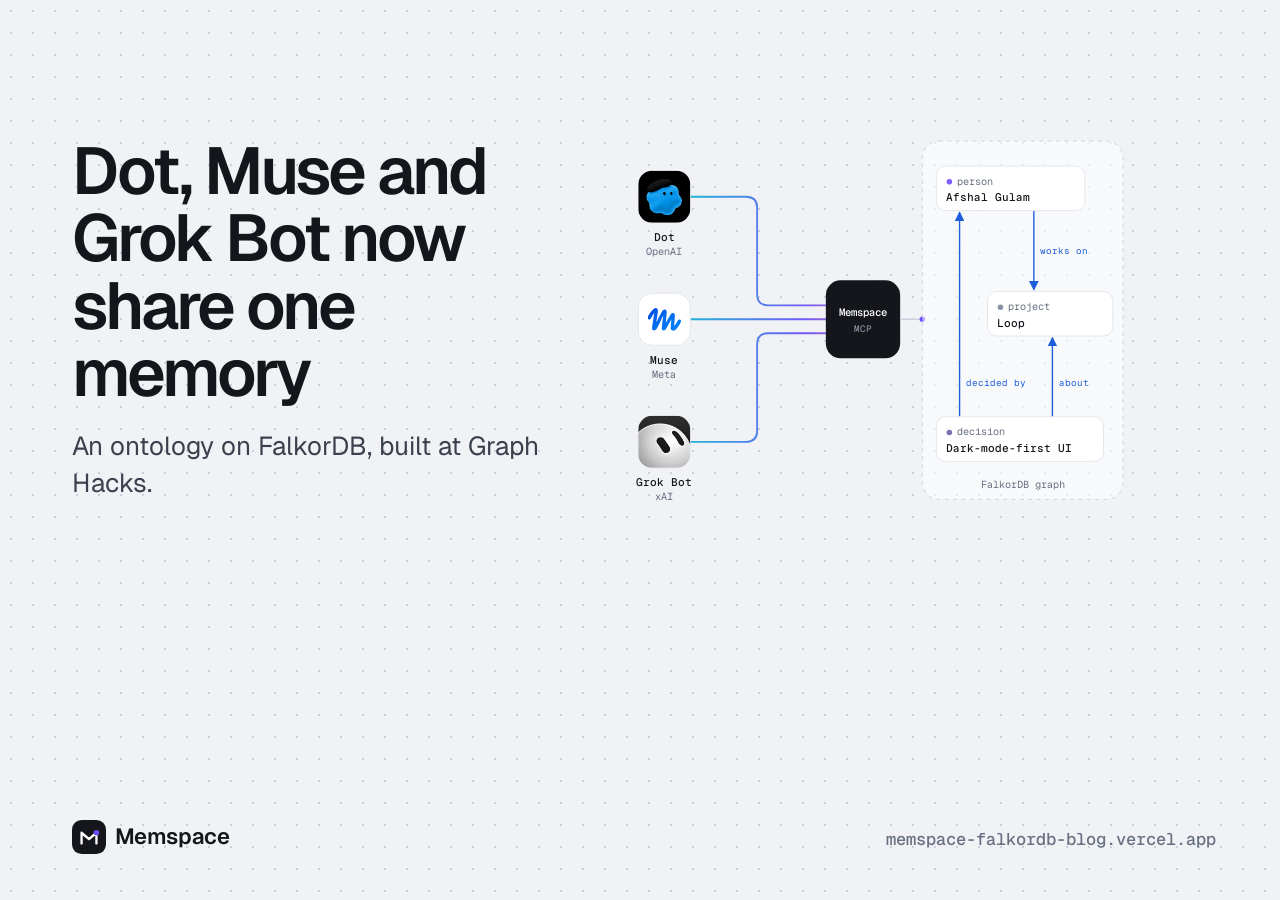
<file: scripts/og.html>
<!doctype html>
<html lang="en"><head><meta charset="utf-8">
<!-- Source for assets/og.png. Render with: npm-free, see README "Share image". -->
<link rel="stylesheet" href="https://fonts.googleapis.com/css2?family=Geist:wght@400;500;600;700&family=Geist+Mono:wght@400;500&display=swap">
<link rel="stylesheet" href="../styles.css">
<style>
  html,body{margin:0;width:1200px;height:630px;overflow:hidden}
  body{background-attachment:scroll}
  .og{box-sizing:border-box;width:1200px;height:630px;padding:64px 64px 56px 72px;display:grid;grid-template-columns:1fr 520px;gap:24px;align-items:center}
  .og h1{margin:0 0 22px;color:var(--ink);font:600 66px/1.02 var(--sans);letter-spacing:-0.045em}
  .og p{margin:0;color:var(--text);font:400 26px/1.4 var(--sans);max-width:520px}
  body > .brand{position:absolute;left:72px;bottom:44px;font-size:22px}
  body > .brand svg{width:34px;height:34px}
  body > .url{position:absolute;right:64px;bottom:50px;color:var(--muted);font:500 17px var(--mono)}
  .schematic .trace-live{animation:none;stroke-dasharray:none;stroke-dashoffset:0;opacity:.9}
</style></head>
<body><div class="og">
  <div><h1>Dot, Muse and Grok Bot now share one memory</h1><p>An ontology on FalkorDB, built at Graph Hacks.</p></div>
  <div><svg class="schematic hero-schematic" viewBox="0 0 560 440" role="img" aria-labelledby="hero-title hero-desc">
          <title id="hero-title">Three assistants connected to one memory graph</title>
          <desc id="hero-desc">Dot, Muse and Grok Bot each connect to the Memspace server, which stores facts in a FalkorDB graph: Afshal Gulam works on Loop, and a dark-mode-first decision was made by Afshal about Loop.</desc>
          <defs>
            <linearGradient id="spectrum" gradientUnits="userSpaceOnUse" x1="80" y1="0" x2="306" y2="0">
              <stop offset="0" stop-color="#12b0d8"/><stop offset=".55" stop-color="#6b4cff"/><stop offset="1" stop-color="#f5873a"/>
            </linearGradient>
            <clipPath id="tile-clip"><rect width="56" height="56" rx="15"/></clipPath>
            <marker id="arrow" viewBox="0 0 8 8" refX="7" refY="4" markerWidth="7" markerHeight="7" orient="auto-start-reverse"><path d="M0 0L8 4L0 8z" fill="#1f5edb"/></marker>
          </defs>

          <path class="trace" d="M80 88H140Q152 88 152 100V193Q152 205 164 205H226"/>
          <path class="trace" d="M80 220H226"/>
          <path class="trace" d="M80 352H140Q152 352 152 340V247Q152 235 164 235H226"/>
          <path class="trace-live" d="M80 88H140Q152 88 152 100V193Q152 205 164 205H226"/>
          <path class="trace-live" d="M80 220H226"/>
          <path class="trace-live" d="M80 352H140Q152 352 152 340V247Q152 235 164 235H226"/>

          <g transform="translate(24 60)">
            <rect width="56" height="56" rx="15" fill="#fff" stroke="#e1e5ec"/>
            <image href="../assets/logos/dot.png" width="56" height="56" clip-path="url(#tile-clip)"/>
            <text class="label-ink" x="28" y="76" text-anchor="middle">Dot</text>
            <text class="label" x="28" y="91" text-anchor="middle">OpenAI</text>
          </g>
          <g transform="translate(24 192)">
            <rect width="56" height="56" rx="15" fill="#fff" stroke="#e1e5ec"/>
            <image href="../assets/logos/muse.svg" x="10" y="10" width="36" height="36"/>
            <text class="label-ink" x="28" y="76" text-anchor="middle">Muse</text>
            <text class="label" x="28" y="91" text-anchor="middle">Meta</text>
          </g>
          <g transform="translate(24 324)">
            <rect width="56" height="56" rx="15" fill="#fff" stroke="#e1e5ec"/>
            <image href="../assets/logos/grok-bot.png" width="56" height="56" clip-path="url(#tile-clip)"/>
            <text class="label-ink" x="28" y="76" text-anchor="middle">Grok Bot</text>
            <text class="label" x="28" y="91" text-anchor="middle">xAI</text>
          </g>

          <rect class="core" x="226" y="178" width="80" height="84" rx="16"/>
          <text x="266" y="217" text-anchor="middle" fill="#fff" font-size="11.5" font-weight="500">Memspace</text>
          <text x="266" y="234" text-anchor="middle" fill="#9aa1b2" font-size="10">MCP</text>
          <path class="trace" d="M306 220H330"/>
          <circle cx="330" cy="220" r="3" fill="#6b4cff"/>

          <rect x="330" y="28" width="216" height="386" rx="18" fill="rgba(255,255,255,.55)" stroke="#c9d0db" stroke-dasharray="4 5"/>
          <text class="label" x="438" y="402" text-anchor="middle">FalkorDB graph</text>

          <path d="M450 103V188" stroke="#1f5edb" stroke-width="1.5" fill="none" marker-end="url(#arrow)"/>
          <text class="rel" x="457" y="150">works on</text>
          <path d="M370 325V105" stroke="#1f5edb" stroke-width="1.5" fill="none" marker-end="url(#arrow)"/>
          <text class="rel" x="377" y="292">decided by</text>
          <path d="M470 325V240" stroke="#1f5edb" stroke-width="1.5" fill="none" marker-end="url(#arrow)"/>
          <text class="rel" x="477" y="292">about</text>

          <g>
            <rect class="node-box" x="345" y="55" width="160" height="48" rx="10"/>
            <circle cx="359" cy="72" r="3" fill="#7c5cff"/>
            <text class="label" x="367" y="75">person</text>
            <text class="label-ink" x="355" y="93">Afshal Gulam</text>
          </g>
          <g>
            <rect class="node-box" x="400" y="190" width="135" height="48" rx="10"/>
            <circle cx="414" cy="207" r="3" fill="#8a93a6"/>
            <text class="label" x="422" y="210">project</text>
            <text class="label-ink" x="410" y="228">Loop</text>
          </g>
          <g>
            <rect class="node-box" x="345" y="325" width="180" height="48" rx="10"/>
            <circle cx="359" cy="342" r="3" fill="#7a6fb0"/>
            <text class="label" x="367" y="345">decision</text>
            <text class="label-ink" x="355" y="363">Dark-mode-first UI</text>
          </g>
        </svg></div>
</div>
<span class="brand"><svg viewBox="0 0 32 32" aria-hidden="true"><rect width="32" height="32" rx="9" fill="#14161b"/><path d="M9 22V12l7 6 7-6v10" fill="none" stroke="#fff" stroke-width="2.2" stroke-linecap="round" stroke-linejoin="round"/><circle cx="23" cy="12" r="2.6" fill="#6b4cff"/></svg>Memspace</span>
<span class="url">memspace-falkordb-blog.vercel.app</span>
</body></html>
</file>
<file: styles.css>
/* Memspace engineering blog
   Light schematic look: dotted graph paper, icon tiles joined by right-angle traces,
   spectrum corner brackets on the figures that matter. One blue for links and actions. */

:root {
  color-scheme: light;
  --paper: #f4f6f9;
  --surface: #ffffff;
  --sunk: #eef1f5;
  --ink: #14161b;
  --text: #3a404d;
  --muted: #687082;
  --line: #e1e5ec;
  --line-strong: #c9d0db;
  --dot: #cdd4de;
  --blue: #1f5edb;
  --blue-deep: #1849ad;
  --blue-soft: #e9f0fe;
  --cyan: #12b0d8;
  --violet: #6b4cff;
  --amber: #f5873a;
  --neg: #cf3f57;
  --neg-soft: #fdecef;
  --prov: #b8740f;
  --prov-soft: #fdf3e2;
  --ok: #188a5a;
  --spectrum: linear-gradient(100deg, var(--cyan), var(--violet) 52%, var(--amber));
  --sans: "Geist", ui-sans-serif, system-ui, -apple-system, "Segoe UI", sans-serif;
  --mono: "Geist Mono", ui-monospace, "SFMono-Regular", Menlo, Consolas, monospace;
  --measure: 41rem;
  --wide: 66rem;
  --gutter: 1.25rem;
  --radius: 14px;
  --shadow: 0 1px 0 rgba(20, 22, 27, 0.04), 0 8px 24px -12px rgba(20, 22, 27, 0.14);
}

*, *::before, *::after { box-sizing: border-box; }

html {
  -webkit-text-size-adjust: 100%;
  text-size-adjust: 100%;
  scroll-behavior: smooth;
  scroll-padding-top: 5rem;
}

body {
  margin: 0;
  min-height: 100vh;
  background-color: var(--paper);
  background-image: radial-gradient(var(--dot) 1px, transparent 1.2px);
  background-size: 22px 22px;
  background-attachment: fixed;
  color: var(--text);
  font: 400 1.0625rem/1.72 var(--sans);
  font-feature-settings: "ss01", "cv11";
  -webkit-font-smoothing: antialiased;
  text-rendering: optimizeLegibility;
}

/* Film grain over the dot grid. Purely decorative. */
body::before {
  content: "";
  position: fixed;
  inset: 0;
  z-index: -1;
  pointer-events: none;
  opacity: 0.35;
  background-image: url("data:image/svg+xml,%3Csvg xmlns='http://www.w3.org/2000/svg' width='160' height='160'%3E%3Cfilter id='n'%3E%3CfeTurbulence type='fractalNoise' baseFrequency='.9' numOctaves='3' stitchTiles='stitch'/%3E%3CfeColorMatrix values='0 0 0 0 0 0 0 0 0 0 0 0 0 0 0 0 0 0 .09 0'/%3E%3C/filter%3E%3Crect width='100%25' height='100%25' filter='url(%23n)'/%3E%3C/svg%3E");
}

img, svg, video { display: block; max-width: 100%; height: auto; }

a { color: var(--blue); text-decoration-thickness: 1px; text-underline-offset: 3px; }
a:hover { color: var(--blue-deep); text-decoration-thickness: 2px; }
:focus-visible { outline: 2px solid var(--blue); outline-offset: 3px; border-radius: 4px; }

::selection { background: #d6e3ff; color: var(--ink); }

.skip-link {
  position: absolute;
  left: 1rem;
  top: -4rem;
  z-index: 50;
  padding: 0.6rem 0.9rem;
  border-radius: 8px;
  background: var(--ink);
  color: #fff;
  text-decoration: none;
}
.skip-link:focus { top: 1rem; }

.visually-hidden {
  position: absolute !important;
  width: 1px; height: 1px;
  overflow: hidden;
  clip: rect(0 0 0 0);
  white-space: nowrap;
}

/* ---------- Header ---------- */

.site-header {
  position: sticky;
  top: 0;
  z-index: 30;
  background: rgba(244, 246, 249, 0.82);
  -webkit-backdrop-filter: saturate(160%) blur(14px);
  backdrop-filter: saturate(160%) blur(14px);
  border-bottom: 1px solid var(--line);
}

.site-header__inner {
  max-width: var(--wide);
  margin: 0 auto;
  padding: 0.75rem var(--gutter);
  display: flex;
  align-items: center;
  gap: 1rem;
}

.brand {
  display: inline-flex;
  align-items: center;
  gap: 0.55rem;
  color: var(--ink);
  font-weight: 600;
  font-size: 1.02rem;
  letter-spacing: -0.02em;
  text-decoration: none;
}
.brand:hover { color: var(--ink); }
.brand svg { width: 26px; height: 26px; flex: none; }

.site-nav {
  margin-left: auto;
  display: flex;
  align-items: center;
  gap: 0.25rem;
}

.site-nav a {
  padding: 0.4rem 0.6rem;
  border-radius: 8px;
  color: var(--text);
  font-size: 0.9rem;
  font-weight: 500;
  text-decoration: none;
}
.site-nav a:hover { background: var(--sunk); color: var(--ink); }
.site-nav a[aria-current="page"] { color: var(--ink); background: var(--surface); box-shadow: inset 0 0 0 1px var(--line); }

.site-nav .nav-cta {
  margin-left: 0.35rem;
  background: var(--ink);
  color: #fff;
}
.site-nav .nav-cta:hover { background: #2a2e37; color: #fff; }

.nav-hide-sm { display: none; }

/* ---------- Layout ---------- */

.page { padding: 0 var(--gutter); }

.prose {
  max-width: var(--measure);
  margin: 0 auto;
}

.wide {
  max-width: var(--wide);
  margin-left: auto;
  margin-right: auto;
}

/* ---------- Hero ---------- */

.hero {
  max-width: var(--wide);
  margin: 0 auto;
  padding: 3rem 0 2rem;
  display: grid;
  gap: 2.5rem;
  align-items: center;
}

.hero h1 {
  margin: 0 0 1.1rem;
  color: var(--ink);
  font-size: clamp(2.35rem, 7vw, 4.25rem);
  line-height: 1.04;
  letter-spacing: -0.045em;
  font-weight: 600;
  text-wrap: balance;
}

.hero .dek {
  margin: 0 0 1.6rem;
  max-width: 34rem;
  font-size: clamp(1.08rem, 2.2vw, 1.26rem);
  line-height: 1.55;
  color: var(--text);
}

.byline {
  display: flex;
  flex-wrap: wrap;
  align-items: center;
  gap: 0.6rem 0.9rem;
  color: var(--muted);
  font-size: 0.92rem;
}

.avatars { display: flex; }
.avatars span {
  width: 32px;
  height: 32px;
  margin-right: -8px;
  display: grid;
  place-items: center;
  border-radius: 50%;
  border: 2px solid var(--paper);
  background: var(--ink);
  color: #fff;
  font: 600 0.72rem/1 var(--sans);
}
.avatars span:nth-child(2) { background: var(--blue); }
.avatars span:nth-child(3) { background: var(--violet); }

.byline strong { color: var(--ink); font-weight: 500; }

.hero-figure { position: relative; margin: 0; }

.hero-schematic { width: 100%; max-width: 560px; margin: 0 auto; }

/* ---------- Article typography ---------- */

.article { padding-bottom: 4rem; }

.article h2 {
  margin: 4.5rem 0 1rem;
  color: var(--ink);
  font-size: clamp(1.7rem, 4vw, 2.3rem);
  line-height: 1.12;
  letter-spacing: -0.035em;
  font-weight: 600;
  text-wrap: balance;
}

.article h3 {
  margin: 2.6rem 0 0.7rem;
  color: var(--ink);
  font-size: 1.25rem;
  line-height: 1.3;
  letter-spacing: -0.02em;
  font-weight: 600;
}

/* Only plain prose paragraphs get article spacing, so components keep their own. */
.prose > p { margin: 0 0 1.15rem; }
.prose > p.lead { font-size: 1.16rem; color: var(--ink); }
.prose > ul, .prose > ol { margin: 0 0 1.25rem; padding-left: 1.3rem; }
.prose > ul > li, .prose > ol > li { margin: 0.35rem 0; }
.prose li::marker { color: var(--muted); }
.chat p, .story p, .extract p, .fact p, .converge p { margin: 0; }
.article strong { color: var(--ink); font-weight: 600; }

.chapter-num {
  display: inline-block;
  margin-right: 0.55rem;
  padding: 0.05rem 0.4rem;
  vertical-align: 0.3em;
  font: 500 0.78rem/1.6 var(--mono);
  color: var(--muted);
  position: relative;
}

.chapter-num::before,
.chapter-num::after {
  content: "";
  position: absolute;
  width: 7px;
  height: 7px;
}
.chapter-num::before { top: 0; left: 0; border-top: 1.5px solid var(--cyan); border-left: 1.5px solid var(--violet); border-top-left-radius: 3px; }
.chapter-num::after { bottom: 0; right: 0; border-bottom: 1.5px solid var(--amber); border-right: 1.5px solid var(--violet); border-bottom-right-radius: 3px; }

code {
  font-family: var(--mono);
  font-size: 0.84em;
  padding: 0.05em 0.3em;
  border-radius: 5px;
  background: var(--surface);
  box-shadow: inset 0 0 0 1px var(--line);
  color: var(--ink);
  overflow-wrap: anywhere;
}

kbd {
  font: 500 0.82em var(--mono);
  padding: 0.1em 0.4em;
  border: 1px solid var(--line-strong);
  border-bottom-width: 2px;
  border-radius: 6px;
  background: var(--surface);
}

/* ---------- Figures ---------- */

.figure {
  margin: 2.2rem auto 2.6rem;
}

.figure.is-wide { max-width: var(--wide); }

.figure figcaption {
  max-width: var(--measure);
  margin: 0.85rem auto 0;
  color: var(--muted);
  font-size: 0.9rem;
  line-height: 1.55;
}
.figure.is-wide figcaption { text-align: center; }

/* Spectrum corner brackets, used on the figures we want you to look at. */
.bracketed { position: relative; }
.bracketed::before,
.bracketed::after {
  content: "";
  position: absolute;
  width: 22px;
  height: 22px;
  pointer-events: none;
}
.bracketed::before { top: -7px; left: -7px; border-top: 2px solid var(--cyan); border-left: 2px solid var(--violet); border-top-left-radius: 8px; }
.bracketed::after { bottom: -7px; right: -7px; border-bottom: 2px solid var(--amber); border-right: 2px solid var(--violet); border-bottom-right-radius: 8px; }

.panel {
  background: var(--surface);
  border: 1px solid var(--line);
  border-radius: var(--radius);
  box-shadow: var(--shadow);
}

.panel--pad { padding: 1.4rem; }

.shot {
  overflow: hidden;
  background: var(--surface);
  border: 1px solid var(--line);
  border-radius: 12px;
  box-shadow: var(--shadow);
}
.shot img { width: 100%; }

.shot-bar {
  display: flex;
  align-items: center;
  gap: 0.4rem;
  padding: 0.55rem 0.8rem;
  border-bottom: 1px solid var(--line);
  background: #fbfcfd;
  font: 500 0.75rem/1 var(--mono);
  color: var(--muted);
}
.shot-bar i { width: 8px; height: 8px; border-radius: 50%; background: var(--line-strong); }
.shot-bar span { margin-left: 0.4rem; }

/* ---------- Tiles, chips, traces ---------- */

.tile {
  display: inline-flex;
  flex-direction: column;
  align-items: center;
  gap: 0.45rem;
  min-width: 0;
}

.tile__icon {
  width: 56px;
  height: 56px;
  display: grid;
  place-items: center;
  border-radius: 15px;
  background: linear-gradient(180deg, #fff, #f3f5f9);
  border: 1px solid var(--line);
  box-shadow: var(--shadow);
  overflow: hidden;
}
.tile__icon img { width: 100%; height: 100%; object-fit: cover; }
.tile__icon.is-pad img { width: 70%; height: 70%; object-fit: contain; }
.tile__label { font: 500 0.72rem/1.2 var(--mono); color: var(--ink); text-align: center; }
.tile__sub { font: 400 0.68rem/1.2 var(--mono); color: var(--muted); }

.node {
  display: inline-flex;
  flex-direction: column;
  gap: 0.15rem;
  min-width: 0;
  padding: 0.55rem 0.75rem;
  border-radius: 10px;
  background: var(--surface);
  border: 1px solid var(--line);
  box-shadow: 0 1px 0 rgba(20, 22, 27, 0.03);
}
.node__type { font: 500 0.66rem/1.2 var(--mono); color: var(--muted); }
.node__type::before {
  content: "";
  display: inline-block;
  width: 6px;
  height: 6px;
  margin-right: 0.35rem;
  border-radius: 50%;
  background: var(--type-color, var(--muted));
  vertical-align: 0.1em;
}
.node__name { color: var(--ink); font-weight: 500; font-size: 0.95rem; line-height: 1.3; }

.edge {
  display: inline-flex;
  align-items: center;
  gap: 0.35rem;
  font: 500 0.72rem/1.2 var(--mono);
  color: var(--blue);
  white-space: nowrap;
}
.edge::before,
.edge::after {
  content: "";
  height: 1.5px;
  width: 18px;
  background: currentColor;
  opacity: 0.55;
}
.edge::after {
  width: 0;
  height: 0;
  background: none;
  opacity: 1;
  border-left: 6px solid currentColor;
  border-top: 4px solid transparent;
  border-bottom: 4px solid transparent;
}
.edge--neg { color: var(--neg); }
.edge--prov { color: var(--prov); }

.chip {
  display: inline-flex;
  align-items: center;
  gap: 0.35rem;
  padding: 0.22rem 0.55rem;
  border-radius: 999px;
  border: 1px solid var(--line);
  background: var(--surface);
  font: 500 0.72rem/1.3 var(--mono);
  color: var(--text);
  white-space: nowrap;
}
.chip--blue { background: var(--blue-soft); border-color: #cfdcfb; color: var(--blue-deep); }
.chip--neg { background: var(--neg-soft); border-color: #f6c9d1; color: var(--neg); }
.chip--prov { background: var(--prov-soft); border-color: #f1d9a9; color: var(--prov); }
.chip--ok { background: #e7f6ee; border-color: #bfe6d0; color: var(--ok); }

/* Type colours, matching the dashboard's dots closely enough to read as the same system. */
[data-type="person"] { --type-color: #7c5cff; }
[data-type="project"] { --type-color: #8a93a6; }
[data-type="task"] { --type-color: #3f9b5b; }
[data-type="goal"] { --type-color: #4f86b8; }
[data-type="event"] { --type-color: #c5803a; }
[data-type="decision"] { --type-color: #7a6fb0; }
[data-type="preference"] { --type-color: #b39233; }
[data-type="organization"] { --type-color: #3f73c9; }
[data-type="place"] { --type-color: #3a8f86; }
[data-type="topic"] { --type-color: #9aa1ae; }
[data-type="obligation"] { --type-color: #d25a4d; }
[data-type="item"] { --type-color: #c35b9b; }
[data-type="routine"] { --type-color: #5d9c3a; }

/* ---------- Hero schematic (SVG) ---------- */

.schematic text { font-family: var(--mono); }
.schematic .trace { fill: none; stroke: var(--line-strong); stroke-width: 1.5; }
.schematic .trace-live {
  fill: none;
  stroke: url(#spectrum);
  stroke-width: 2;
  stroke-linecap: round;
  stroke-dasharray: 10 260;
  stroke-dashoffset: 270;
  animation: pulse-trace 3.2s cubic-bezier(.45, 0, .2, 1) infinite;
}
.schematic .trace-live:nth-of-type(2) { animation-delay: 0.35s; }
.schematic .trace-live:nth-of-type(3) { animation-delay: 0.7s; }
.schematic .label { font-size: 11px; fill: var(--muted); }
.schematic .label-ink { font-size: 12px; fill: var(--ink); font-weight: 500; }
.schematic .rel { font-size: 10px; fill: var(--blue); }
.schematic .node-box { fill: var(--surface); stroke: var(--line); }
.schematic .core { fill: var(--ink); }

@keyframes pulse-trace {
  0% { stroke-dashoffset: 270; opacity: 0; }
  10% { opacity: 1; }
  85% { opacity: 1; }
  100% { stroke-dashoffset: 0; opacity: 0; }
}

/* ---------- Video ---------- */

.video {
  position: relative;
  display: block;
  width: 100%;
  aspect-ratio: 16 / 9;
  padding: 0;
  border: 1px solid var(--line);
  border-radius: 14px;
  overflow: hidden;
  cursor: pointer;
  box-shadow: var(--shadow);
}
.video { background: radial-gradient(120% 90% at 50% 20%, #ffffff, #eef1f5 70%); }
.poster {
  position: absolute;
  inset: 0;
  display: flex;
  flex-direction: column;
  align-items: center;
  justify-content: center;
  gap: 0.9rem;
  padding: 1.5rem;
  background-image: radial-gradient(var(--dot) 1px, transparent 1.2px);
  background-size: 18px 18px;
  text-align: center;
}
.poster__logos { display: flex; gap: clamp(0.5rem, 3vw, 1.4rem); margin-bottom: 0.4rem; }
.poster__logos img {
  width: clamp(40px, 9vw, 64px);
  height: clamp(40px, 9vw, 64px);
  border-radius: 16px;
  background: #fff;
  border: 1px solid var(--line);
  box-shadow: var(--shadow);
  object-fit: cover;
}
.poster__logos img.is-pad { padding: 9px; object-fit: contain; }
.poster__title { max-width: 26ch; color: var(--ink); font-weight: 600; font-size: clamp(1rem, 3.2vw, 1.6rem); line-height: 1.15; letter-spacing: -0.03em; }
.poster__meta { color: var(--muted); font: 500 0.74rem/1.3 var(--mono); }
.video .video__play { top: auto; bottom: 1.2rem; translate: -50% 0; transition: transform 0.15s ease; }
.video:hover .video__play { transform: scale(1.04); }
.video iframe { position: absolute; inset: 0; width: 100%; height: 100%; border: 0; }
.video__play {
  position: absolute;
  left: 50%;
  top: 50%;
  translate: -50% -50%;
  display: inline-flex;
  align-items: center;
  gap: 0.6rem;
  padding: 0.75rem 1.1rem 0.75rem 0.9rem;
  border-radius: 999px;
  background: rgba(255, 255, 255, 0.94);
  color: var(--ink);
  font: 600 0.95rem/1 var(--sans);
  box-shadow: 0 12px 30px -10px rgba(0, 0, 0, 0.45);
}
.video__play svg { width: 22px; height: 22px; }

/* ---------- Steps (real sequences only) ---------- */

.steps {
  list-style: none;
  margin: 0;
  padding: 0;
  display: grid;
  gap: 0.9rem;
}

.step {
  position: relative;
  display: grid;
  grid-template-columns: auto 1fr;
  gap: 0.2rem 0.9rem;
  padding: 1.05rem 1.1rem;
  background: var(--surface);
  border: 1px solid var(--line);
  border-radius: 12px;
}
.step__n {
  grid-row: span 2;
  width: 30px;
  height: 30px;
  display: grid;
  place-items: center;
  border-radius: 9px;
  background: var(--ink);
  color: #fff;
  font: 500 0.8rem/1 var(--mono);
}
.step__title { margin: 0; color: var(--ink); font-weight: 600; font-size: 1rem; line-height: 1.4; }
.step__body { margin: 0; color: var(--text); font-size: 0.94rem; line-height: 1.55; }

/* ---------- Chat mockups ---------- */

.chat {
  display: flex;
  flex-direction: column;
  gap: 0.7rem;
  padding: 1rem;
  background: var(--surface);
  border: 1px solid var(--line);
  border-radius: 16px;
  box-shadow: var(--shadow);
}

.chat__head {
  display: flex;
  align-items: center;
  gap: 0.6rem;
  padding-bottom: 0.7rem;
  border-bottom: 1px solid var(--line);
}
.chat__head img { width: 30px; height: 30px; border-radius: 9px; }
.chat__head b { color: var(--ink); font-weight: 600; font-size: 0.95rem; }
.chat__head small { display: block; color: var(--muted); font: 400 0.72rem/1.3 var(--mono); }

.bubble {
  max-width: 88%;
  padding: 0.6rem 0.85rem;
  border-radius: 14px;
  font-size: 0.92rem;
  line-height: 1.5;
}
.bubble--me { align-self: flex-end; background: var(--ink); color: #fff; border-bottom-right-radius: 4px; }
.bubble--bot { align-self: flex-start; background: var(--sunk); color: var(--ink); border-bottom-left-radius: 4px; }

.receipt {
  align-self: flex-start;
  display: flex;
  flex-wrap: wrap;
  gap: 0.35rem;
}

.task-card {
  padding: 0.85rem 0.95rem;
  border: 1px solid var(--line);
  border-radius: 12px;
  background: #fbfcfd;
}
.task-card b { display: block; color: var(--ink); font-weight: 600; font-size: 0.9rem; }
.task-card small { display: block; margin-top: 0.15rem; color: var(--muted); font: 400 0.74rem/1.4 var(--mono); }
.task-card .runs { display: flex; flex-wrap: wrap; gap: 0.35rem; margin-top: 0.6rem; }

.story {
  display: grid;
  gap: 1rem;
  align-items: start;
}

.story__link {
  align-self: center;
  display: flex;
  align-items: center;
  justify-content: center;
  gap: 0.5rem;
  color: var(--muted);
  font: 500 0.74rem/1.3 var(--mono);
  text-align: center;
}
.story__link svg { width: 100%; max-width: 120px; height: 26px; }

/* ---------- Sentence to facts ---------- */

.extract {
  padding: 1.4rem;
}

.extract .extract__quote {
  margin: 0 0 1.2rem;
  padding: 1rem 1.1rem;
  border-radius: 12px;
  background: var(--sunk);
  color: var(--ink);
  font-size: clamp(1.02rem, 2.4vw, 1.2rem);
  line-height: 1.6;
}
.extract__quote .who { display: block; margin-bottom: 0.35rem; color: var(--muted); font: 500 0.74rem/1.3 var(--mono); }

mark.span {
  padding: 0.05em 0.15em;
  border-radius: 4px;
  color: inherit;
  background: color-mix(in srgb, var(--mark) 16%, transparent);
  box-shadow: inset 0 -2px 0 color-mix(in srgb, var(--mark) 70%, transparent);
}
mark.span sup { font: 600 0.62rem var(--mono); color: var(--mark); margin-left: 0.15rem; }

.facts { list-style: none; margin: 0; padding: 0; display: grid; gap: 0.7rem; }

.fact {
  display: flex;
  flex-wrap: wrap;
  align-items: center;
  gap: 0.5rem 0.6rem;
  padding: 0.7rem;
  border-radius: 12px;
  border: 1px solid var(--line);
  background: #fbfcfd;
}
.fact__key {
  flex: none;
  width: 22px;
  height: 22px;
  display: grid;
  place-items: center;
  border-radius: 7px;
  background: var(--mark);
  color: #fff;
  font: 600 0.7rem/1 var(--mono);
}
.fact__note { flex-basis: 100%; margin: 0.1rem 0 0; color: var(--muted); font: 400 0.75rem/1.45 var(--mono); }

/* ---------- Type map ---------- */

.families {
  display: grid;
  gap: 1rem;
}

.family {
  padding: 1.1rem;
  background: var(--surface);
  border: 1px solid var(--line);
  border-radius: 14px;
}
.family h4 { margin: 0 0 0.25rem; color: var(--ink); font-size: 0.98rem; font-weight: 600; letter-spacing: -0.01em; }
.family p { margin: 0 0 0.85rem; color: var(--muted); font-size: 0.86rem; line-height: 1.5; }
.family .types { display: flex; flex-wrap: wrap; gap: 0.45rem; }

.type-pill {
  display: inline-flex;
  align-items: center;
  gap: 0.4rem;
  padding: 0.3rem 0.6rem;
  border-radius: 8px;
  border: 1px solid var(--line);
  background: #fbfcfd;
  color: var(--ink);
  font: 500 0.8rem/1.3 var(--sans);
}
.type-pill::before {
  content: "";
  width: 7px;
  height: 7px;
  border-radius: 50%;
  background: var(--type-color, var(--muted));
}

.stat-line {
  display: flex;
  flex-wrap: wrap;
  align-items: baseline;
  gap: 0.35rem 1.4rem;
  margin: 0 0 1.4rem;
}
.stat-line b { color: var(--ink); font-size: clamp(2.2rem, 6vw, 3.1rem); font-weight: 600; letter-spacing: -0.05em; line-height: 1; }
.stat-line span { color: var(--muted); font-size: 0.95rem; margin-left: 0.35rem; }

/* ---------- Receipt row ---------- */

.receipt-grid {
  display: grid;
  gap: 1.2rem;
  align-items: start;
}

/* ---------- Flow (review, pipeline) ---------- */

.flow {
  display: grid;
  gap: 0.75rem;
}

.flow__step {
  padding: 1rem 1.05rem;
  background: var(--surface);
  border: 1px solid var(--line);
  border-radius: 12px;
}
.flow__step h4 { margin: 0.45rem 0 0.25rem; color: var(--ink); font-size: 0.98rem; font-weight: 600; }
.flow__step p { margin: 0; color: var(--text); font-size: 0.9rem; line-height: 1.55; }

.outcomes { display: grid; gap: 0.45rem; margin-top: 0.7rem; }
.outcomes div { display: flex; gap: 0.5rem; align-items: baseline; font-size: 0.88rem; line-height: 1.45; }

/* ---------- Converge (one node per teammate) ---------- */

.converge { padding: 1.4rem; }
.converge__notes { display: grid; gap: 0.8rem; }

.note-card {
  padding: 0.85rem 0.95rem;
  border: 1px solid var(--line);
  border-radius: 12px;
  background: #fbfcfd;
}
.note-card small { display: block; margin-bottom: 0.3rem; color: var(--muted); font: 500 0.72rem/1.3 var(--mono); }
.note-card p { margin: 0 0 0.55rem; color: var(--ink); font-size: 0.93rem; line-height: 1.5; }

.converge__wire { width: 100%; height: 56px; color: var(--line-strong); }
.converge__wire path { fill: none; stroke: currentColor; stroke-width: 1.5; vector-effect: non-scaling-stroke; }
.converge__wire .live { stroke: var(--violet); stroke-width: 1.6; stroke-dasharray: 5 5; }

.converge__target { display: flex; justify-content: center; }
.member-node {
  display: inline-flex;
  align-items: center;
  gap: 0.7rem;
  padding: 0.7rem 1rem;
  border-radius: 14px;
  background: var(--ink);
  color: #fff;
}
.member-node .dot { width: 9px; height: 9px; border-radius: 50%; background: var(--violet); box-shadow: 0 0 0 4px rgba(107, 76, 255, 0.25); }
.member-node b { font-weight: 600; }
.member-node small { display: block; color: #b8bdca; font: 400 0.72rem/1.3 var(--mono); }

/* ---------- Three things (FalkorDB) ---------- */

.three {
  display: grid;
  gap: 1rem;
}

.thing {
  display: flex;
  flex-direction: column;
  padding: 1.2rem;
  background: var(--surface);
  border: 1px solid var(--line);
  border-radius: 14px;
}
.thing h4 { margin: 0 0 0.35rem; color: var(--ink); font-size: 1.05rem; font-weight: 600; letter-spacing: -0.015em; }
.thing p { margin: 0; color: var(--text); font-size: 0.92rem; line-height: 1.55; }
.thing svg { width: 100%; height: auto; margin: 0 0 1rem; }
.thing svg text { font-family: var(--mono); font-size: 11px; fill: var(--muted); }
.thing svg .ink { fill: var(--ink); font-weight: 500; }
.thing svg .wire { fill: none; stroke: var(--line-strong); stroke-width: 1.5; }
.thing svg .wire-on { fill: none; stroke: var(--blue); stroke-width: 1.8; }
.thing svg .box { fill: #fbfcfd; stroke: var(--line); }

/* ---------- Code ---------- */

.code {
  margin: 1.3rem 0 1.7rem;
  border: 1px solid var(--line);
  border-radius: 12px;
  background: var(--surface);
  overflow: hidden;
  box-shadow: var(--shadow);
}

.code__bar {
  display: flex;
  justify-content: space-between;
  gap: 0.75rem;
  padding: 0.55rem 0.9rem;
  border-bottom: 1px solid var(--line);
  background: #fbfcfd;
  font: 500 0.74rem/1.4 var(--mono);
  color: var(--muted);
}
.code__bar a { color: var(--muted); text-decoration: none; }
.code__bar a:hover { color: var(--blue); }

.code pre {
  margin: 0;
  padding: 1rem 1.1rem;
  overflow-x: auto;
  font: 400 0.8rem/1.75 var(--mono);
  color: var(--ink);
  tab-size: 2;
}
.code pre code { padding: 0; background: none; box-shadow: none; font-size: inherit; overflow-wrap: normal; }

.tok-kw { color: var(--blue-deep); font-weight: 500; }
.tok-label { color: #7a3fd1; }
.tok-rel { color: #b05a0c; }
.tok-param { color: #0b7f9c; }
.tok-str { color: #1f7a4d; }
.tok-num { color: #a3366a; }
.tok-com { color: var(--muted); font-style: italic; }

.plan {
  margin: 1.2rem 0 1.6rem;
  padding: 1rem 1.1rem;
  border-radius: 12px;
  background: var(--sunk);
  overflow-x: auto;
  font: 400 0.78rem/1.7 var(--mono);
  color: var(--ink);
}

/* ---------- Callouts (no side rules) ---------- */

.aside {
  margin: 1.6rem 0;
  padding: 1.1rem 1.2rem;
  border-radius: 12px;
  background: var(--surface);
  border: 1px solid var(--line);
}
.aside p:last-child { margin-bottom: 0; }
.aside__title { display: block; margin-bottom: 0.3rem; color: var(--ink); font-weight: 600; }

/* ---------- Learned list ---------- */

.learned { display: grid; gap: 0.4rem 2.5rem; margin: 1.4rem 0 2rem; }
.learned article {
  padding: 1.3rem 0 1.1rem;
  border-top: 1px solid var(--line-strong);
}
.learned h3 { margin: 0 0 0.4rem !important; font-size: 1.05rem !important; }
.learned p { margin: 0; font-size: 0.95rem; }

/* ---------- Cards linking to deeper pages ---------- */

.deeper { display: grid; gap: 1rem; margin: 2rem 0; }
.deeper a {
  display: block;
  padding: 1.2rem 1.25rem;
  border-radius: 14px;
  background: var(--surface);
  border: 1px solid var(--line);
  color: var(--text);
  text-decoration: none;
  transition: border-color 0.15s ease, box-shadow 0.15s ease;
}
.deeper a:hover { border-color: var(--line-strong); box-shadow: var(--shadow); color: var(--text); }
.deeper b { display: block; margin-bottom: 0.25rem; color: var(--ink); font-size: 1.05rem; font-weight: 600; }
.deeper span { display: block; font-size: 0.93rem; line-height: 1.5; }

/* ---------- Tables (catalog pages) ---------- */

.table-scroll { overflow-x: auto; margin: 1rem 0 2rem; border: 1px solid var(--line); border-radius: 12px; background: var(--surface); }
.catalog { width: 100%; border-collapse: collapse; font-size: 0.9rem; }
.catalog caption { padding: 0.9rem 1rem 0.2rem; text-align: left; color: var(--ink); font-weight: 600; }
.catalog th, .catalog td { padding: 0.7rem 1rem; text-align: left; vertical-align: top; border-bottom: 1px solid var(--line); }
.catalog tr:last-child td { border-bottom: 0; }
.catalog th { color: var(--muted); font: 500 0.74rem/1.4 var(--mono); }
.catalog td:first-child { white-space: nowrap; }
.catalog code { background: none; box-shadow: none; padding: 0; font-weight: 500; }
.ends { font: 400 0.8rem/1.5 var(--mono); color: var(--muted); }
.ends b { color: var(--ink); font-weight: 500; }

.type-grid { display: grid; gap: 0.9rem; margin: 1.2rem 0 2rem; }
.type-card {
  padding: 1rem 1.1rem;
  background: var(--surface);
  border: 1px solid var(--line);
  border-radius: 14px;
}
.type-card h3 { display: flex; align-items: center; gap: 0.5rem; margin: 0 0 0.3rem !important; font-size: 1.05rem !important; }
.type-card h3::before { content: ""; width: 9px; height: 9px; border-radius: 50%; background: var(--type-color, var(--muted)); }
.type-card p { margin: 0 0 0.6rem; font-size: 0.9rem; }
.type-card .rels { display: flex; flex-wrap: wrap; gap: 0.3rem; }

.rules { counter-reset: rule; list-style: none; padding: 0 !important; display: grid; gap: 0.6rem; }
.rules li {
  counter-increment: rule;
  position: relative;
  margin: 0 !important;
  padding: 0.85rem 1rem 0.85rem 3rem;
  border-radius: 12px;
  background: var(--surface);
  border: 1px solid var(--line);
}
.rules li::before {
  content: counter(rule);
  position: absolute;
  left: 0.9rem;
  top: 0.85rem;
  width: 22px;
  height: 22px;
  display: grid;
  place-items: center;
  border-radius: 7px;
  background: var(--sunk);
  color: var(--ink);
  font: 500 0.72rem/1 var(--mono);
}

/* ---------- Section dots (desktop) ---------- */

.dots {
  position: fixed;
  right: 1.25rem;
  top: 50%;
  translate: 0 -50%;
  z-index: 20;
  display: none;
}

.dots ol { list-style: none; margin: 0; padding: 0; display: grid; gap: 0.15rem; }

.dots a {
  display: flex;
  align-items: center;
  justify-content: flex-end;
  gap: 0.6rem;
  padding: 0.3rem 0;
  color: var(--muted);
  font: 500 0.72rem/1 var(--mono);
  text-decoration: none;
}
.dots a span {
  opacity: 0;
  translate: 6px 0;
  transition: opacity 0.18s ease, translate 0.18s ease;
  white-space: nowrap;
  padding: 0.25rem 0.45rem;
  border-radius: 6px;
  background: rgba(255, 255, 255, 0.9);
}
.dots a i {
  width: 7px;
  height: 7px;
  border-radius: 50%;
  background: var(--line-strong);
  transition: background 0.18s ease, transform 0.18s ease;
}
.dots:hover a span,
.dots a:focus-visible span,
.dots a.is-active span { opacity: 1; translate: 0 0; }
.dots a.is-active { color: var(--ink); }
.dots a.is-active i { background: var(--ink); transform: scale(1.35); box-shadow: 0 0 0 4px rgba(31, 94, 219, 0.14); }

/* ---------- Progress bar ---------- */

.progress {
  position: fixed;
  left: 0;
  top: 0;
  z-index: 40;
  height: 2px;
  width: 100%;
  transform-origin: 0 50%;
  transform: scaleX(0);
  background: var(--spectrum);
}

/* ---------- Footer ---------- */

.site-footer {
  margin-top: 3rem;
  padding: 2.5rem var(--gutter) 3rem;
  border-top: 1px solid var(--line);
  background: rgba(255, 255, 255, 0.55);
}
.site-footer__inner {
  max-width: var(--wide);
  margin: 0 auto;
  display: grid;
  gap: 1.5rem;
  font-size: 0.92rem;
}
.site-footer h2 { margin: 0 0 0.5rem; color: var(--ink); font-size: 1rem; font-weight: 600; }
.site-footer ul { list-style: none; margin: 0; padding: 0; display: grid; gap: 0.35rem; }
.site-footer a { color: var(--text); text-decoration: none; }
.site-footer a:hover { color: var(--blue); text-decoration: underline; }
.site-footer .small { color: var(--muted); font-size: 0.84rem; }

/* ---------- Breakpoints (mobile first) ---------- */

@media (min-width: 640px) {
  :root { --gutter: 2rem; }
  .nav-hide-sm { display: inline-block; }
  .story { grid-template-columns: 1fr auto 1fr; }
  .story__link { flex-direction: column; min-width: 110px; }
  .families { grid-template-columns: 1fr 1fr; }
  .three { grid-template-columns: 1fr; }
  .converge__notes { grid-template-columns: 1fr 1fr; }
  .flow { grid-template-columns: repeat(3, 1fr); }
  .learned { grid-template-columns: 1fr 1fr; }
  .deeper { grid-template-columns: 1fr 1fr; }
  .type-grid { grid-template-columns: 1fr 1fr; }
  .site-footer__inner { grid-template-columns: 2fr 1fr 1fr; }
}

@media (min-width: 900px) {
  .hero { grid-template-columns: 1.05fr 1fr; padding: 4.5rem 0 3rem; }
  .receipt-grid { align-items: center; }
  .three { grid-template-columns: repeat(3, 1fr); }
  .steps.is-row { grid-template-columns: repeat(3, 1fr); }
}

@media (min-width: 1240px) {
  .dots { display: block; }
}

@media (prefers-reduced-motion: reduce) {
  html { scroll-behavior: auto; }
  .schematic .trace-live { animation: none; stroke-dasharray: none; stroke-dashoffset: 0; opacity: 0.85; }
  .dots a span, .dots a i, .video .video__play, .deeper a { transition: none; }
}

@media print {
  body { background: #fff; }
  body::before, .site-header, .dots, .progress, .video { display: none; }
  .article a::after { content: " (" attr(href) ")"; font-size: 0.8em; color: var(--muted); }
}

/* ---------- Ontology map ---------- */

.onto-panel { display: none; padding: 1.2rem 1.4rem; }
.onto-map { width: 100%; }
.onto-map .rel { font-size: 11px; }

@media (min-width: 760px) {
  .onto-panel { display: block; }
  .onto-panel + .families { display: none; }
}

.neg-quote { margin-bottom: 1rem !important; }
.neg-fact { background: var(--neg-soft); border-color: #f6c9d1; }

/* ---------- Graph model (FalkorDB page) ---------- */

.model-panel { display: none; padding: 1.2rem 1.4rem; }
.model-map { width: 100%; }
.model-map .rel { font-size: 10.5px; }
.model-list { list-style: none; margin: 0; padding: 0; display: grid; gap: 0.45rem; }
.model-list li { padding: 0.6rem 0.8rem; background: var(--surface); border: 1px solid var(--line); border-radius: 10px; overflow-x: auto; }
.model-list code { box-shadow: none; padding: 0; font-size: 0.8rem; white-space: nowrap; }

@media (min-width: 760px) {
  .model-panel { display: block; }
  .model-panel + .model-list { display: none; }
}

.thing h4 { font-size: 1.6rem !important; letter-spacing: -0.04em !important; }

@media (min-width: 900px) {
  .steps.pipeline { grid-template-columns: repeat(3, 1fr); }
}

/* ---------- Real screenshots beside content ---------- */

.setup-grid { display: grid; gap: 1.5rem; align-items: center; }
.setup-shot { margin: 0; }
.receipt-shot { max-width: 360px; margin: 0 auto; }

@media (min-width: 900px) {
  .setup-grid { grid-template-columns: 1.1fr 1fr; }
  .receipt-grid { grid-template-columns: 0.55fr 1.45fr; }
}

@media (min-width: 900px) {
  .catalog { table-layout: fixed; }
  .catalog th:nth-child(1) { width: 26%; }
  .catalog th:nth-child(2) { width: 30%; }
  .catalog td:first-child { white-space: normal; overflow-wrap: anywhere; }
}

@media (max-width: 639px) {
  .story__link { flex-direction: column; gap: 0.2rem; }
  .story__link svg { width: 26px; max-width: 26px; height: 40px; transform: rotate(90deg); }
}
</file>
